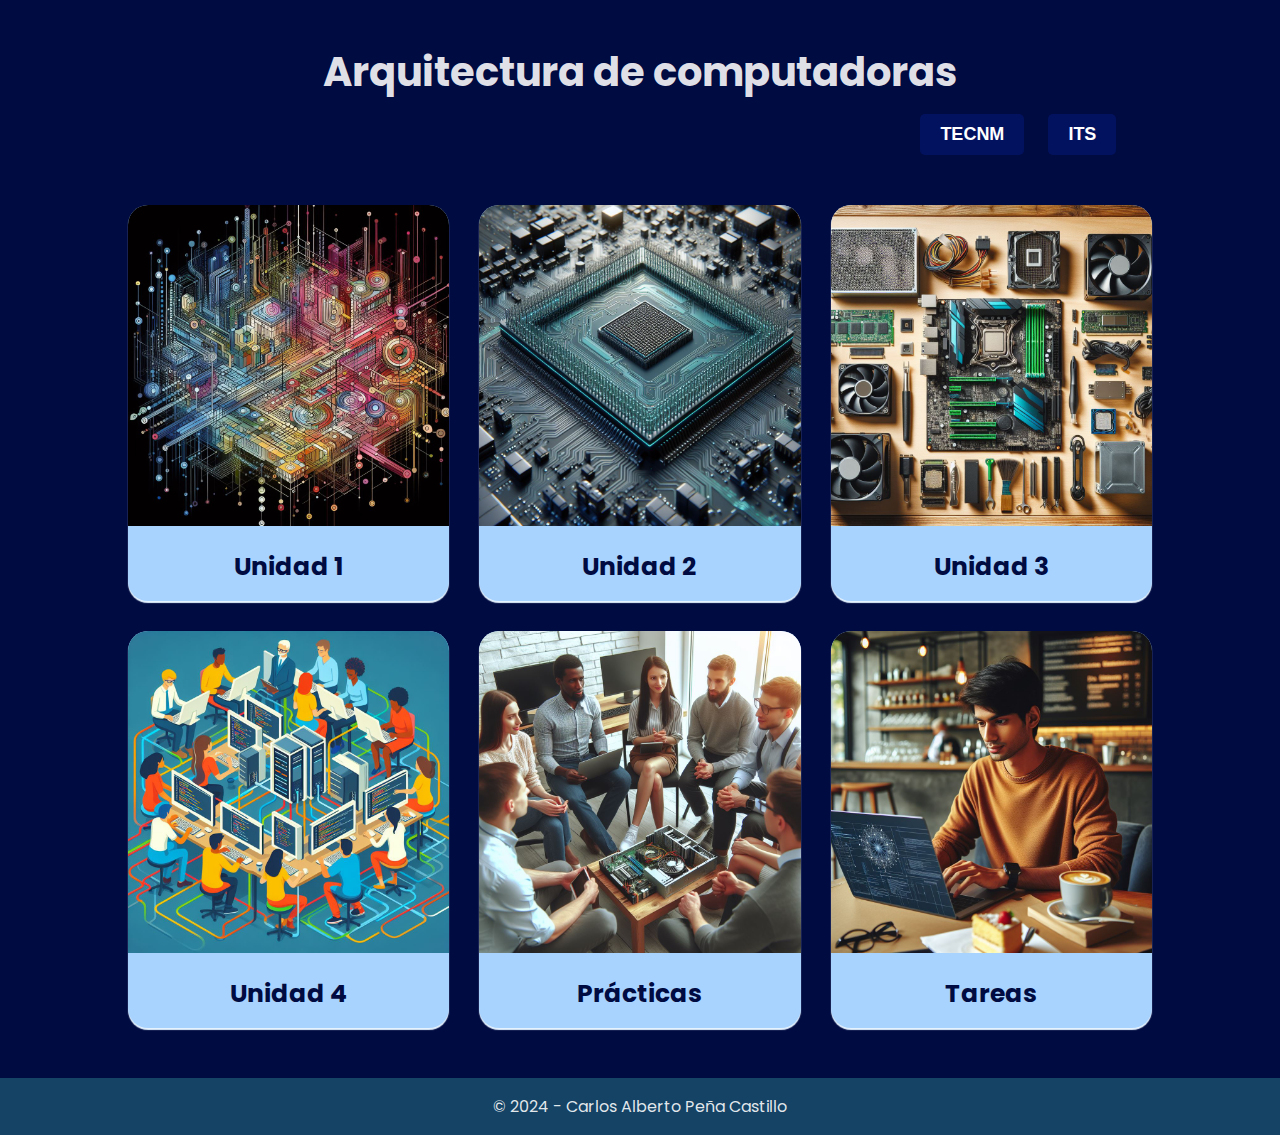
<file: index.html>
<!DOCTYPE html>
<html lang="es">

<head>
  <meta charset="UTF-8" />
  <meta name="viewport" content="width=device-width, initial-scale=1.0" />
  <link rel="stylesheet" href="styles/index.css" />
  <title>Arquitectura de computadora</title>
</head>

<body>
  <div id="app">
    <header>
      <h1>Arquitectura de computadoras</h1>
      <div class="buttons">
        <button style="background-color: #03125f;"  onclick="window.location.href = 'https://www.tecnm.mx/';">TECNM</button>
        <button style="background-color: #03125f;"  onclick="window.location.href = 'https://saltillo.tecnm.mx/';">ITS</button>
      </div>

    </header>
    <main>
      <section class="menu">
        <!-- Unidad 1 -->
        <a href="pages/unidad1.html">
          <article class="menu-item">
            <figure>
              <img src="images/u1.jpeg" alt="Fondo de la Unidad 1" />
            </figure>
            <strong>Unidad 1</strong>
          </article>
        </a>

        <!-- Unidad 2 -->
        <a href="pages/unidad2.html">
          <article class="menu-item">
            <figure>
              <img src="images/u2.jpeg" alt="Fondo de la Unidad 1" />
            </figure>
            <strong>Unidad 2</strong>
          </article>
        </a>

        <!-- Unidad 3 -->
        <a href="pages/unidad3.html">
          <article class="menu-item">
            <figure>
              <img src="images/u3.jpeg" alt="Fondo de la Unidad 1" />
            </figure>
            <strong>Unidad 3</strong>
          </article>
        </a>

        <!-- Unidad 4 -->
        <a href="pages/unidad4.html">
          <article class="menu-item">
            <figure>
              <img src="images/u4.jpeg" alt="Fondo de la Unidad 1" />
            </figure>
            <strong>Unidad 4</strong>
          </article>
        </a>

        <!-- Prácticas -->
        <a href="pages/practicas.html">
          <article class="menu-item">
            <figure>
              <img src="images/pract.jpeg" alt="Fondo de la Unidad 1" />
            </figure>
            <strong>Prácticas</strong>
          </article>
        </a>

        <!-- Tareas -->
        <a href="pages/Tareas.html">
          <article class="menu-item">
            <figure>
              <img src="images/tarea.jpeg" alt="Fondo de la Unidad 1" />
            </figure>
            <strong>Tareas</strong>
          </article>
        </a>
      </section>
    </main>
    <footer>&copy; 2024 - Carlos Alberto Peña Castillo
    </footer>
  </div>
</body>

</html>
</file>
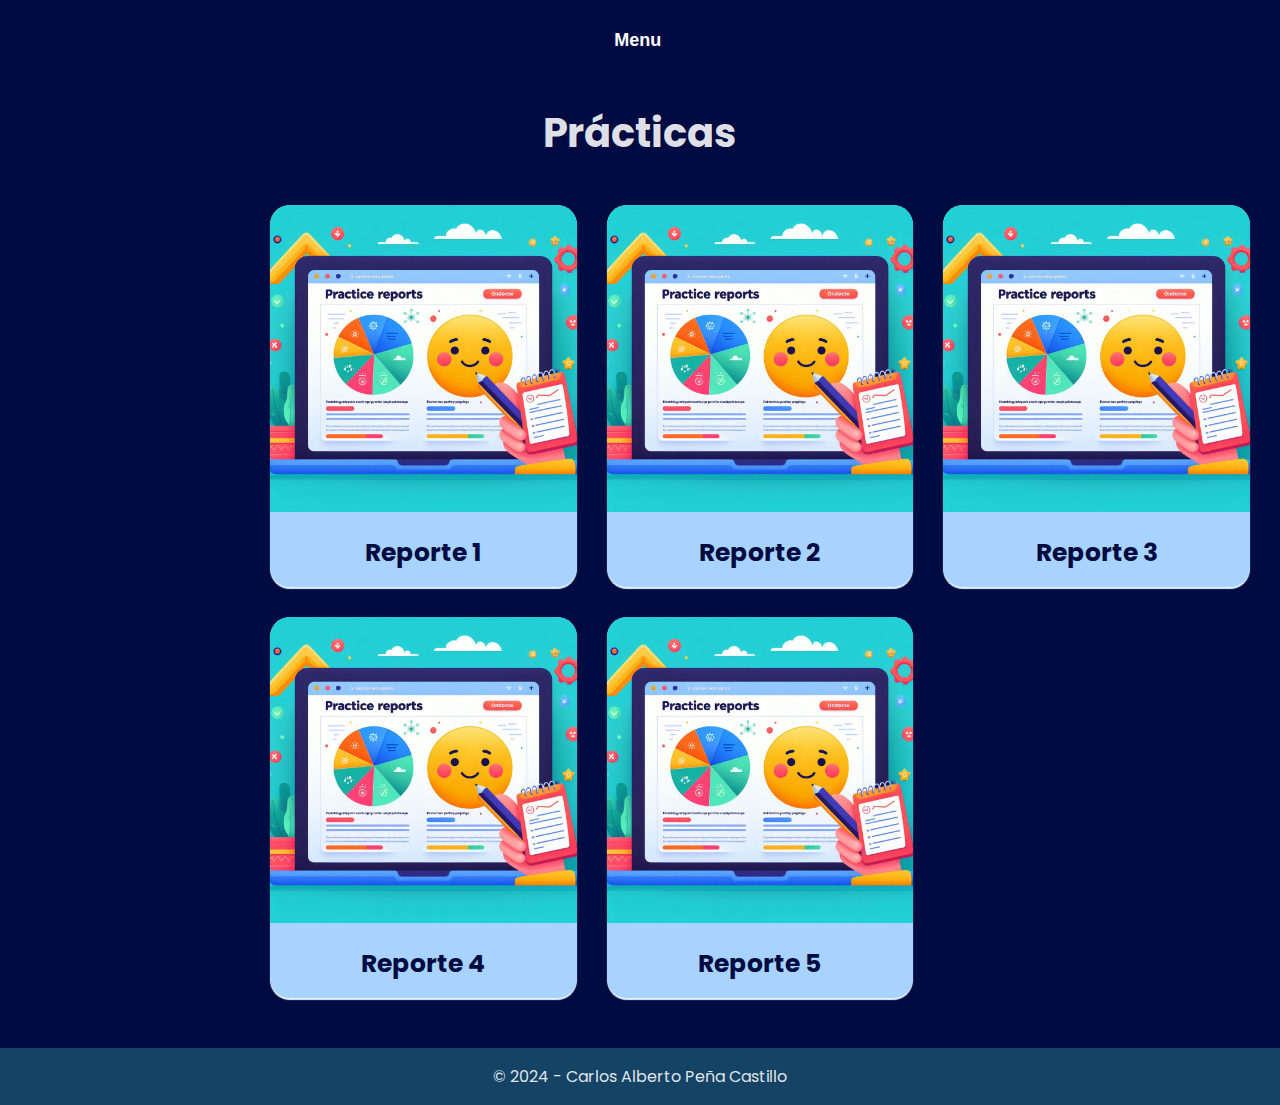
<file: pages/practicas.html>
<!DOCTYPE html>
<html lang="es">
  <head>
    <meta charset="UTF-8" />
    <meta name="viewport" content="width=device-width, initial-scale=1.0" />
    <link rel="stylesheet" href="../styles/index.css" />
    <title>Prácticas</title>
  </head>

  <body>
    <header>
      <div class="buttons">
        <button style="width: 85%; background-color: #000b42 ;" onclick="window.location.href = '../index.html';">Menu</button>
      </div>
    </header>
    <div id="app">
      <header>
        <h1>Prácticas</h1>
      </header>
      <main class="contenido">
        <section class="menu">
          <!-- Reporte 1-->
          <a href="../pdfs/Reporte1.pdf">
            <article class="menu-item">
              <figure>
                <img src= "../images/tareas/reporte.jpeg" alt="Fondo de la Unidad 1" />
              </figure>
              <strong>Reporte 1</strong>
            </article>
          </a>
  
          <!-- Reporte 2 -->
          <a href="../pdfs/Reporte2.pdf">
            <article class="menu-item">
              <figure>
                <img src="../images/tareas/reporte.jpeg" alt="Fondo de la Unidad 1" />
              </figure>
              <strong>Reporte 2</strong>
            </article>
          </a>
  
          <!-- Reporte 3 -->
          <a href="../pdfs/Reporte3.pdf">
            <article class="menu-item">
              <figure>
                <img src= "../images/tareas/reporte.jpeg" alt="Fondo de la Unidad 1" />
              </figure>
              <strong>Reporte 3</strong>
            </article>
          </a>
  
          <!-- Reporte 4 -->
          <a href="../pdfs/Reporte4.pdf">
            <article class="menu-item">
              <figure>
                <img src="../images/tareas/reporte.jpeg" alt="Fondo de la Unidad 1" />
              </figure>
              <strong>Reporte 4</strong>
            </article>
          </a>
  
          <!-- Reporte 5 -->
          <a href="../pdfs/Reporte5.pdf">
            <article class="menu-item">
              <figure>
                <img src="../images/tareas/reporte.jpeg" alt="Fondo de la Unidad 1" />
              </figure>
              <strong>Reporte 5</strong>
            </article>
          </a>
        </section>
      </main>
      <footer>&copy; 2024 - Carlos Alberto Peña Castillo</footer>
    </div>
  </body>
</html>
</file>
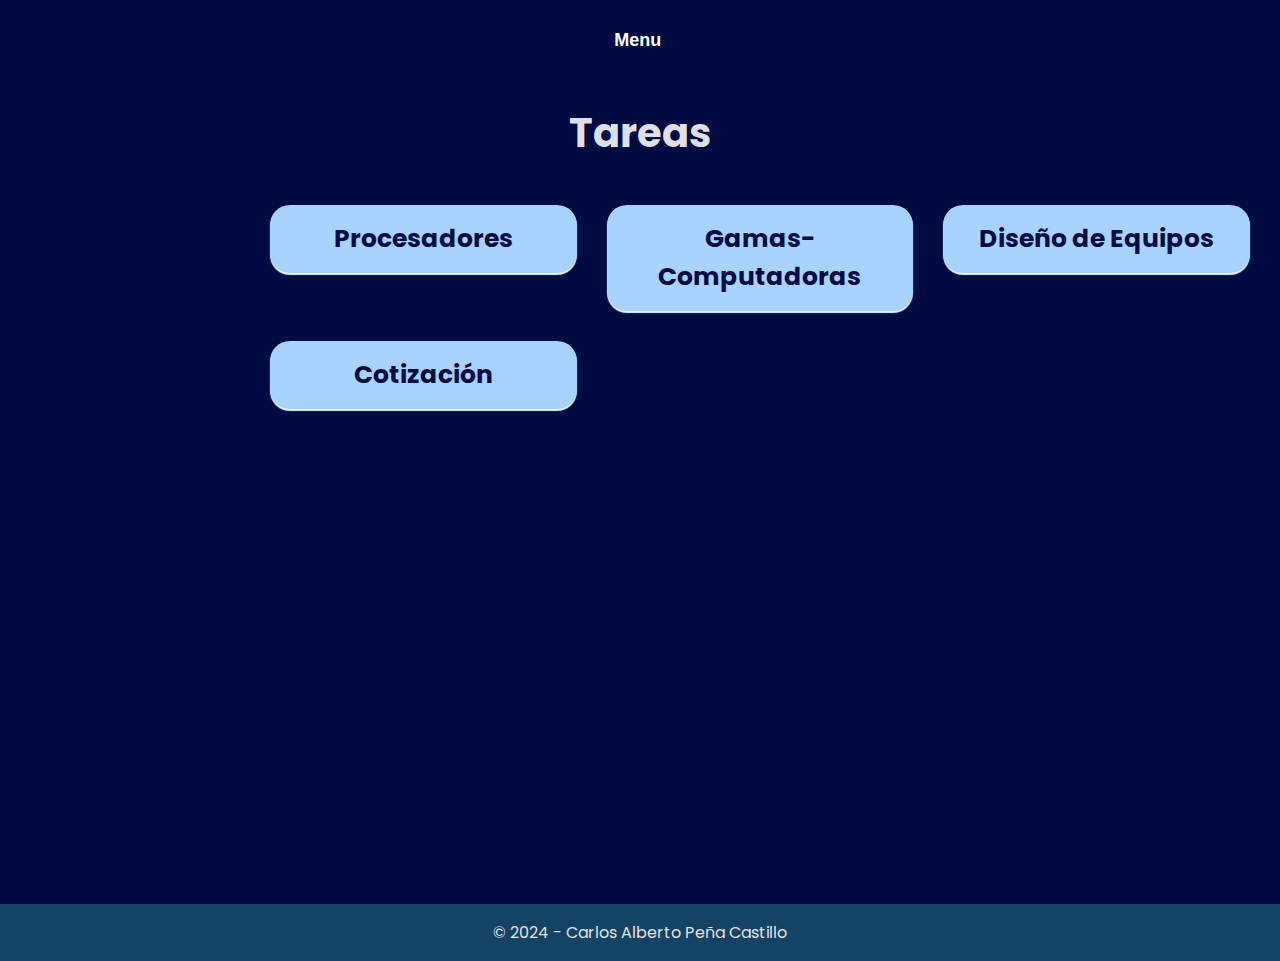
<file: pages/Tareas.html>
<!DOCTYPE html>
<html lang="es">

<head>
    <meta charset="UTF-8" />
    <meta name="viewport" content="width=device-width, initial-scale=1.0" />
    <link rel="stylesheet" href="../styles/index.css" />
    <title>Tareas</title>
</head>

<body>
    <header>
        <div class="buttons">
          <button style="width: 85%; background-color: #000b42 ;" onclick="window.location.href = '../index.html';">Menu</button>
        </div>
      </header>
    <div id="app">
        <header>
            <h1>Tareas</h1>
        </header>
        <main class="contenido">
            <section class="menu">
                <!-- proces-->
                <a href="../pdfs/proces.pdf">
                    <article class="menu-item">

                        <strong>Procesadores</strong>
                    </article>
                </a>

                <!-- gamas -->
                <a href="../pdfs/gamas.pdf">
                    <article class="menu-item">
                        <strong>Gamas-Computadoras</strong>
                    </article>
                </a>

                <!-- diseno -->
                <a href="../pdfs/diseno.pdf">
                    <article class="menu-item">
                        <strong>Diseño de Equipos</strong>
                    </article>
                </a>

                <!-- coti -->
                <a href="../pdfs/coti.pdf">
                    <article class="menu-item">

                        <strong>Cotización</strong>
                    </article>
                </a>
            </section>
        </main>
        <footer>&copy; 2024 - Carlos Alberto Peña Castillo</footer>
    </div>
</body>

</html>
</file>
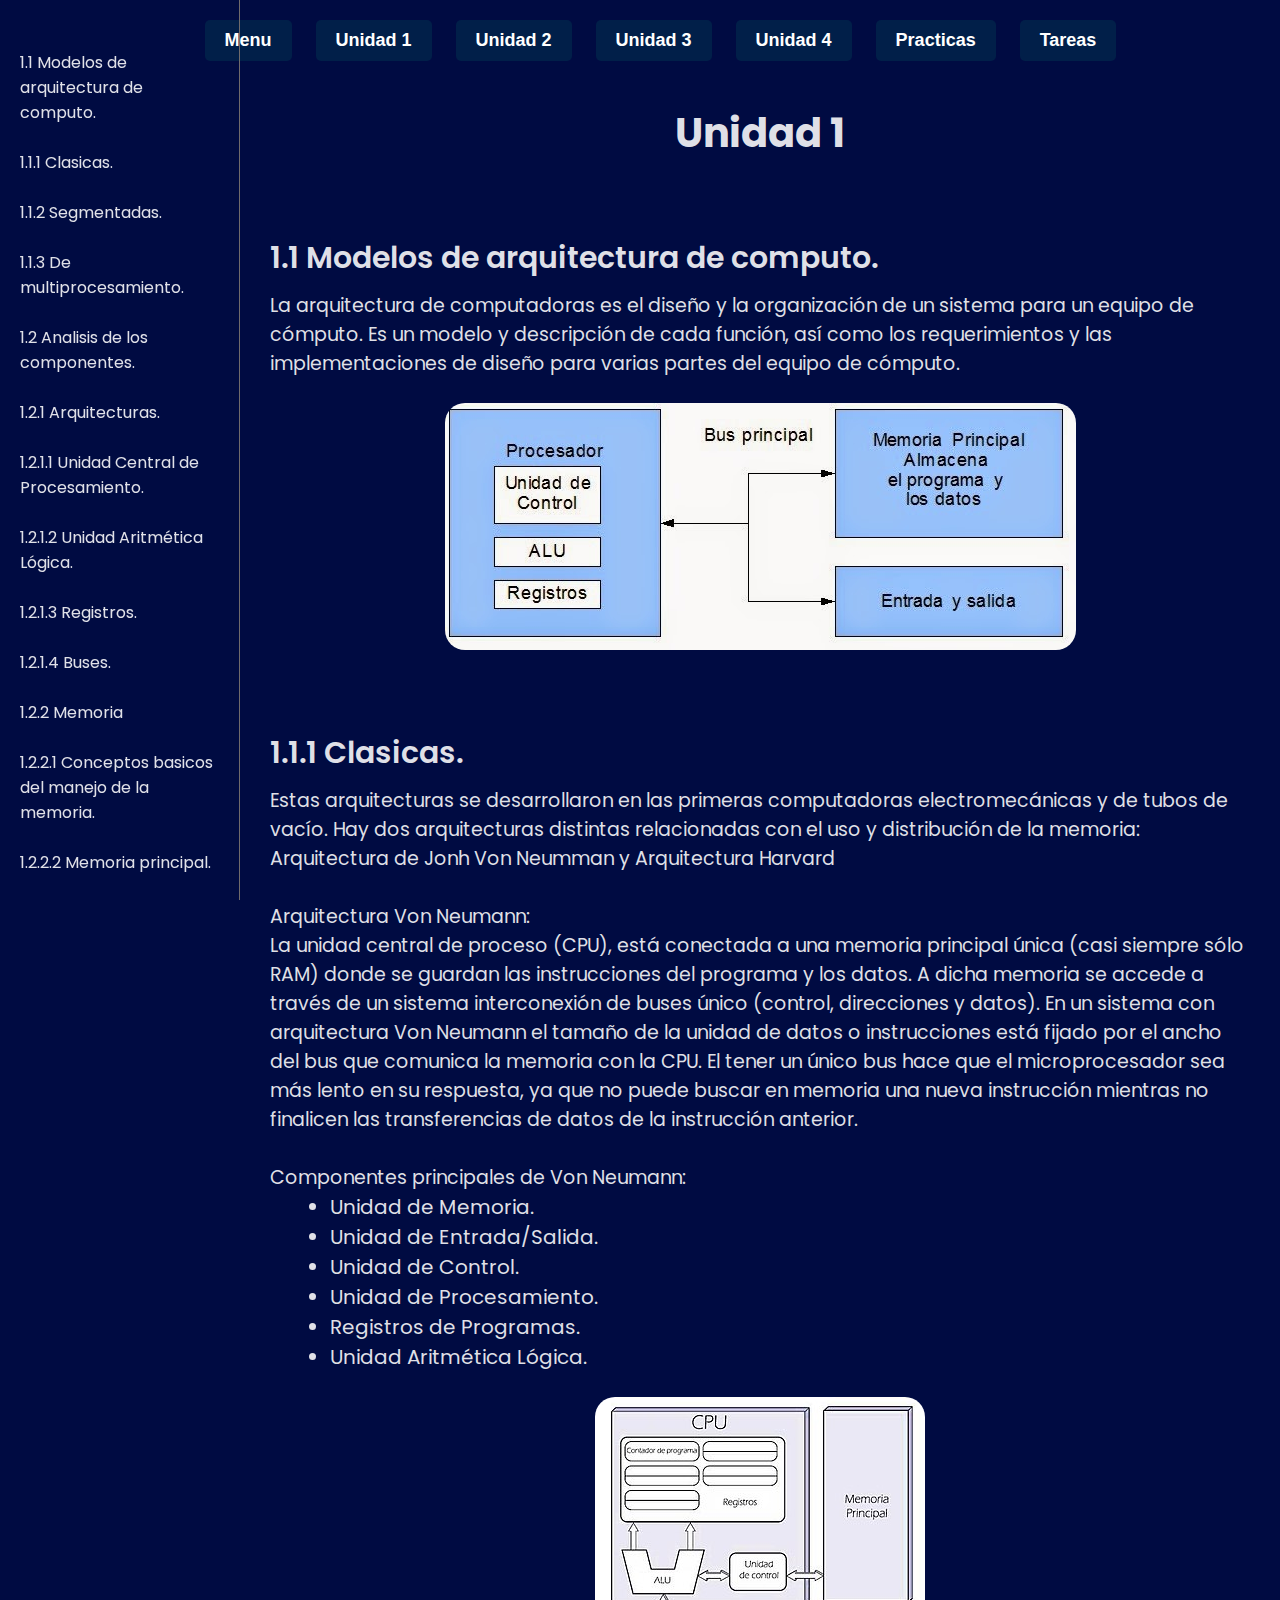
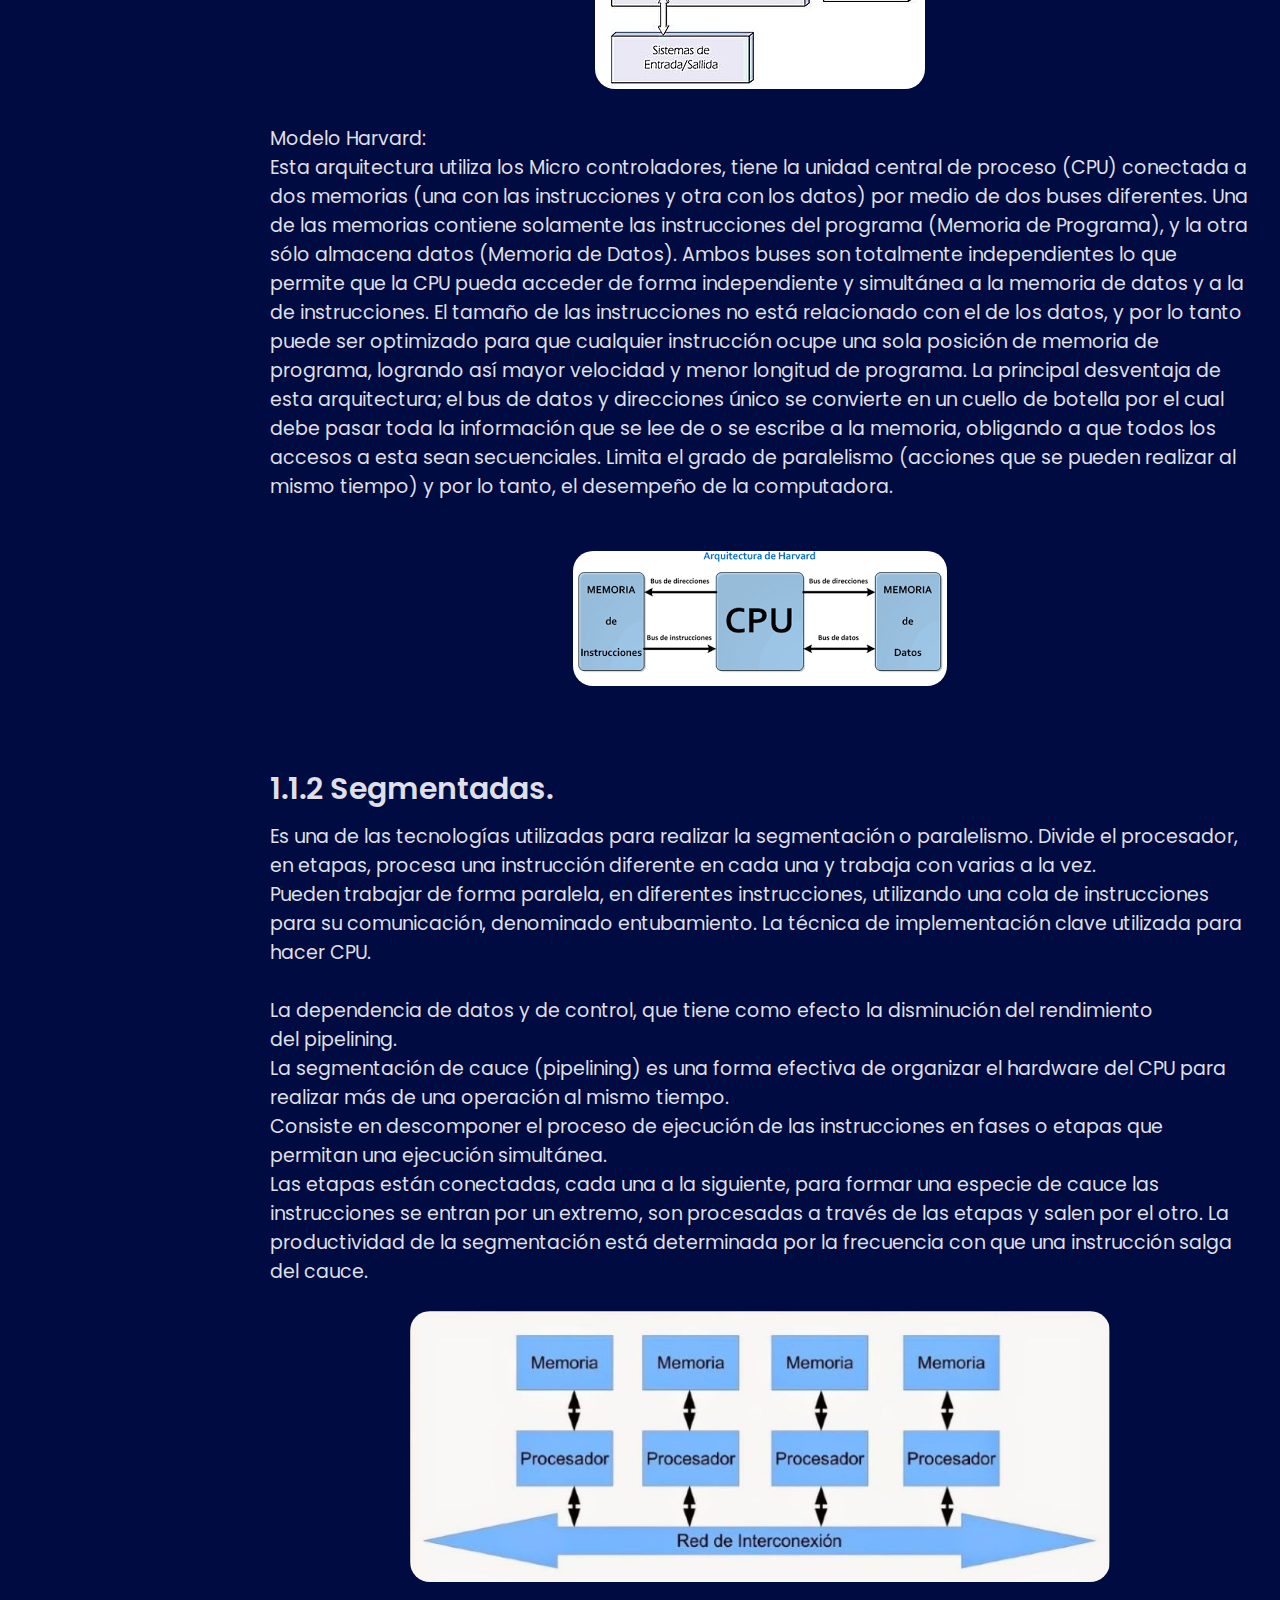
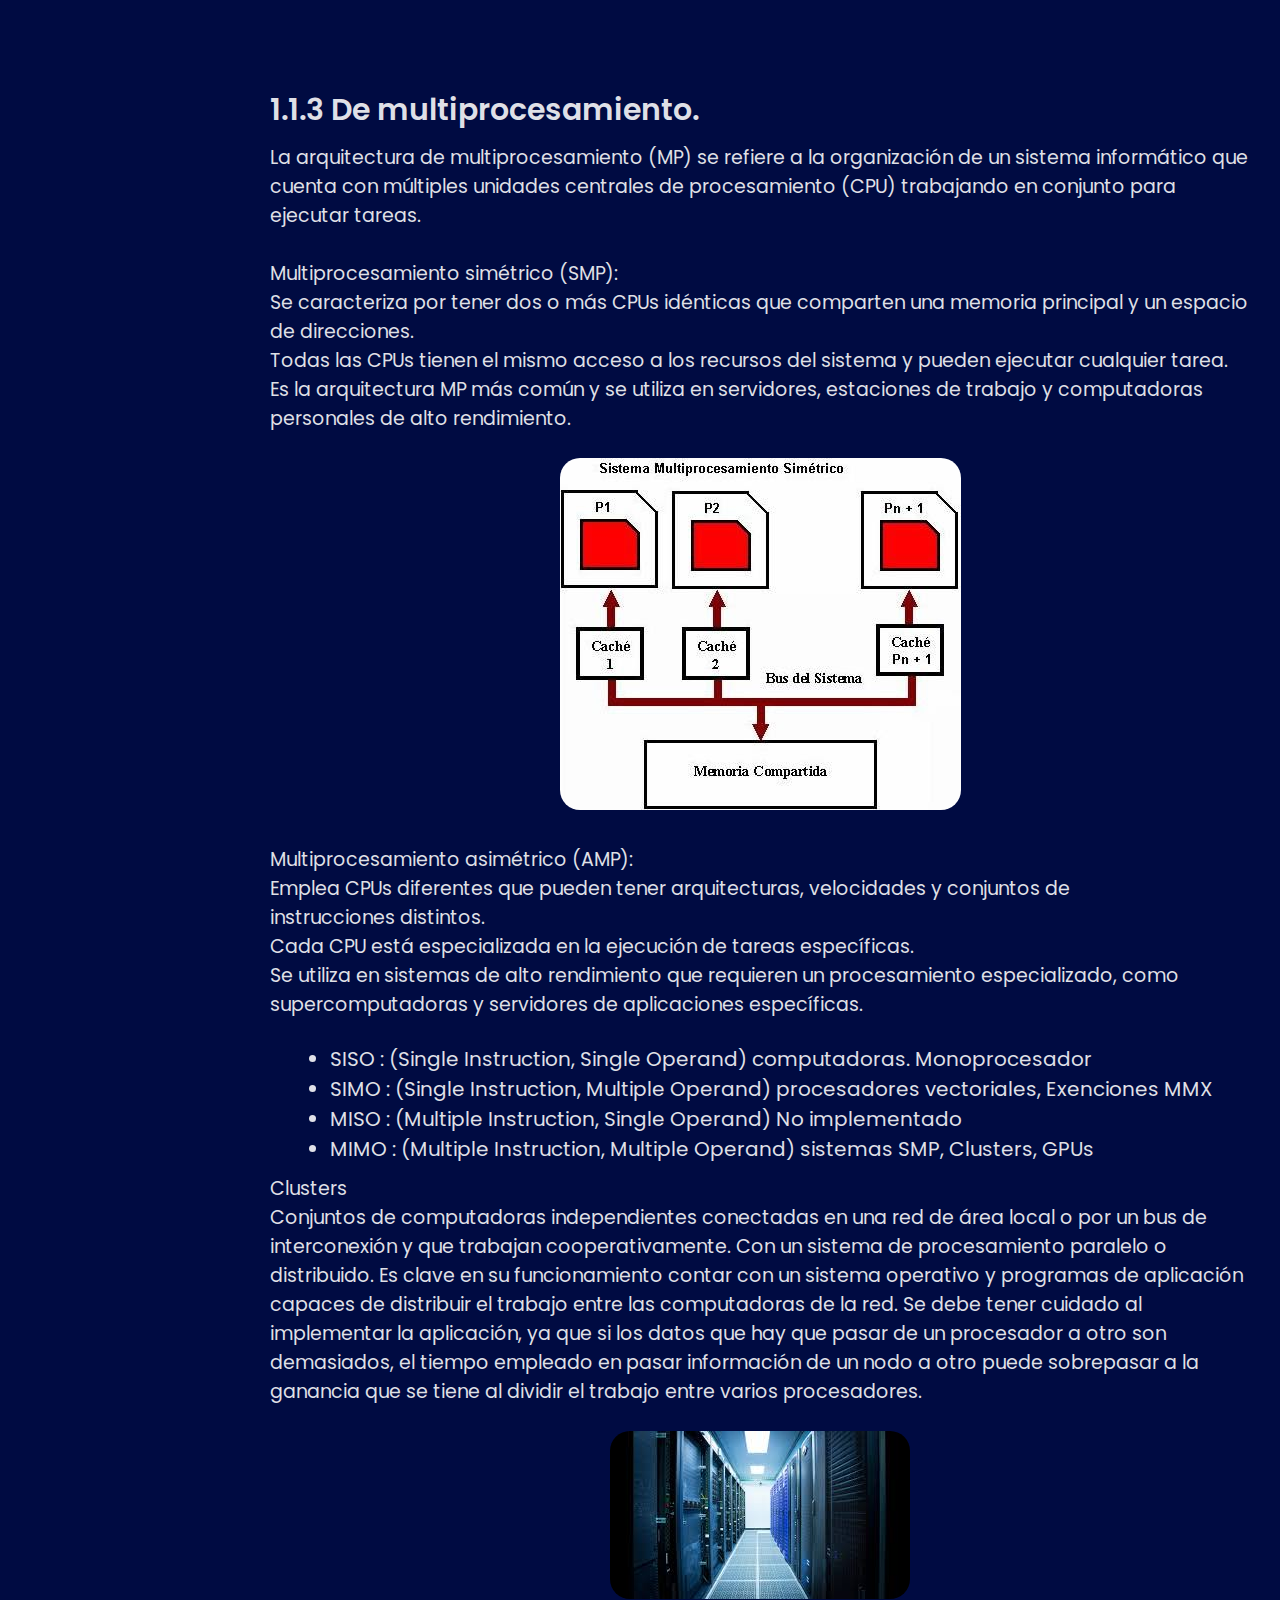
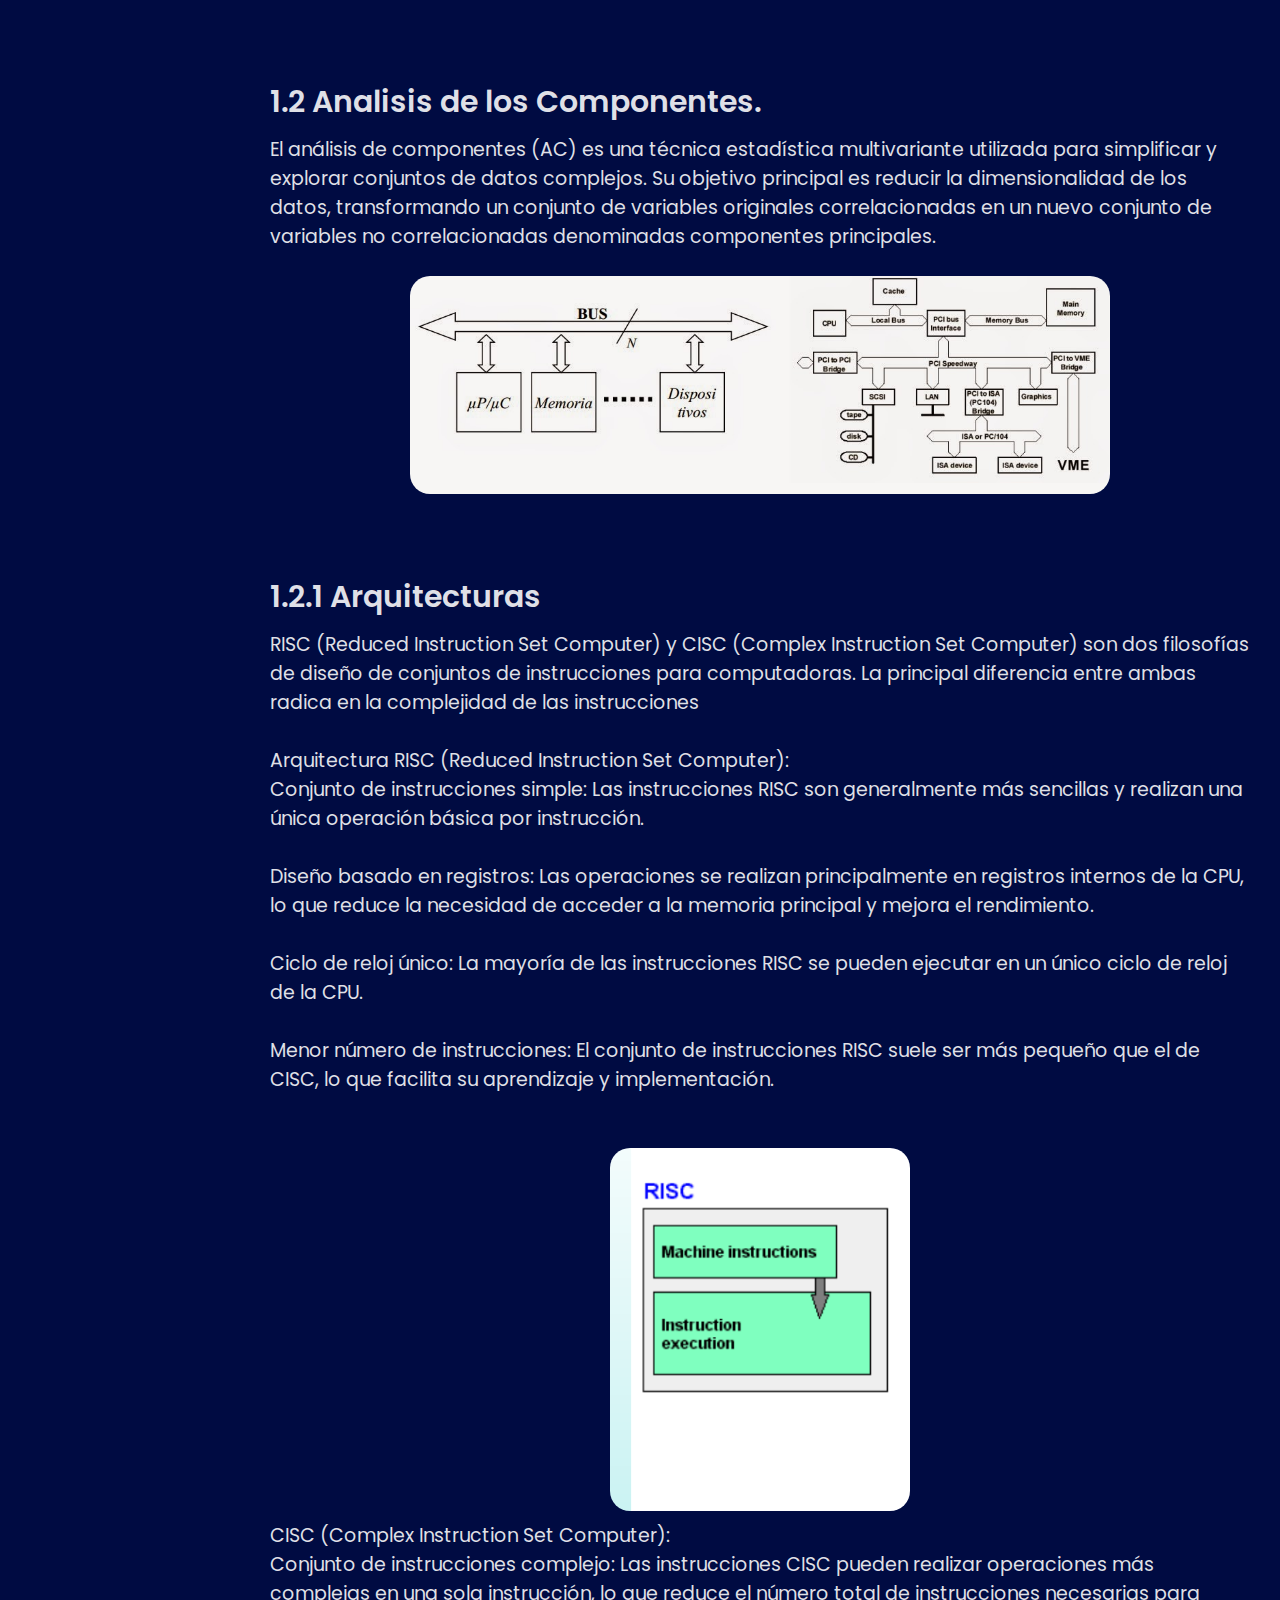
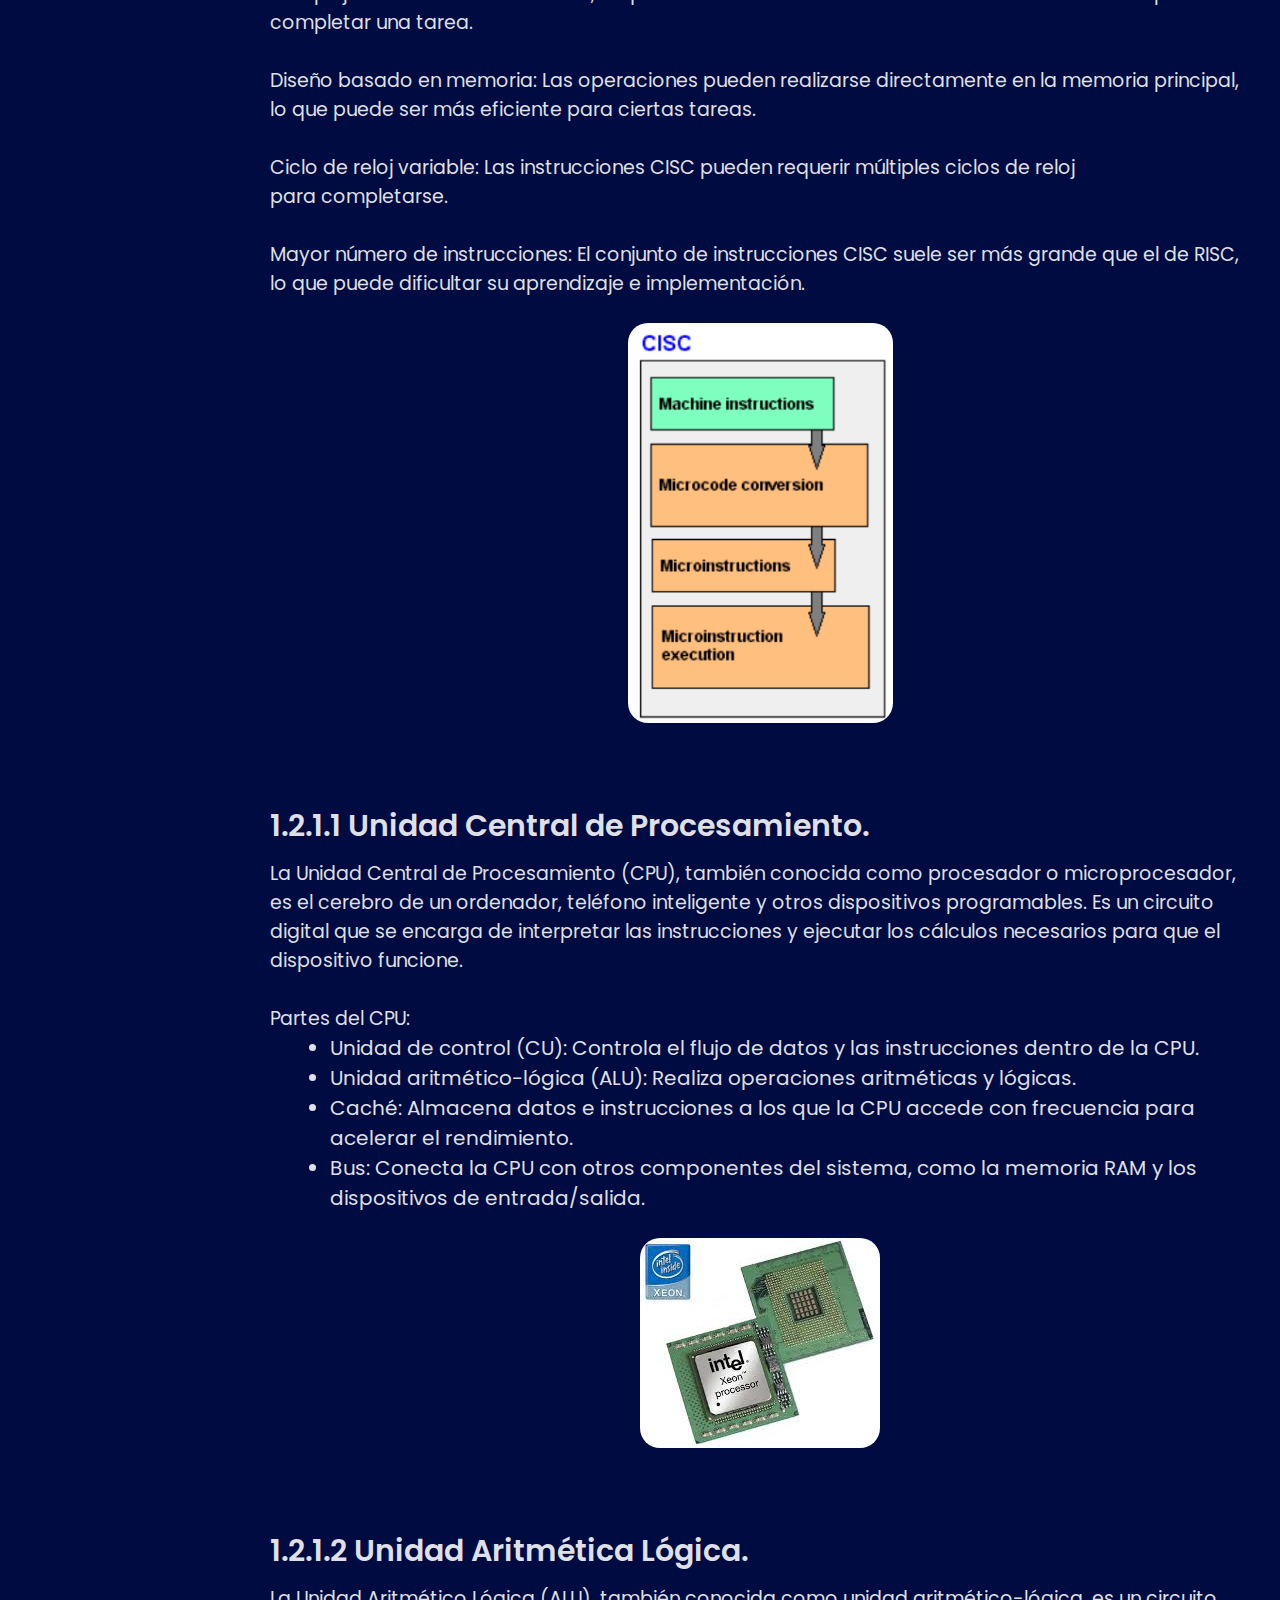
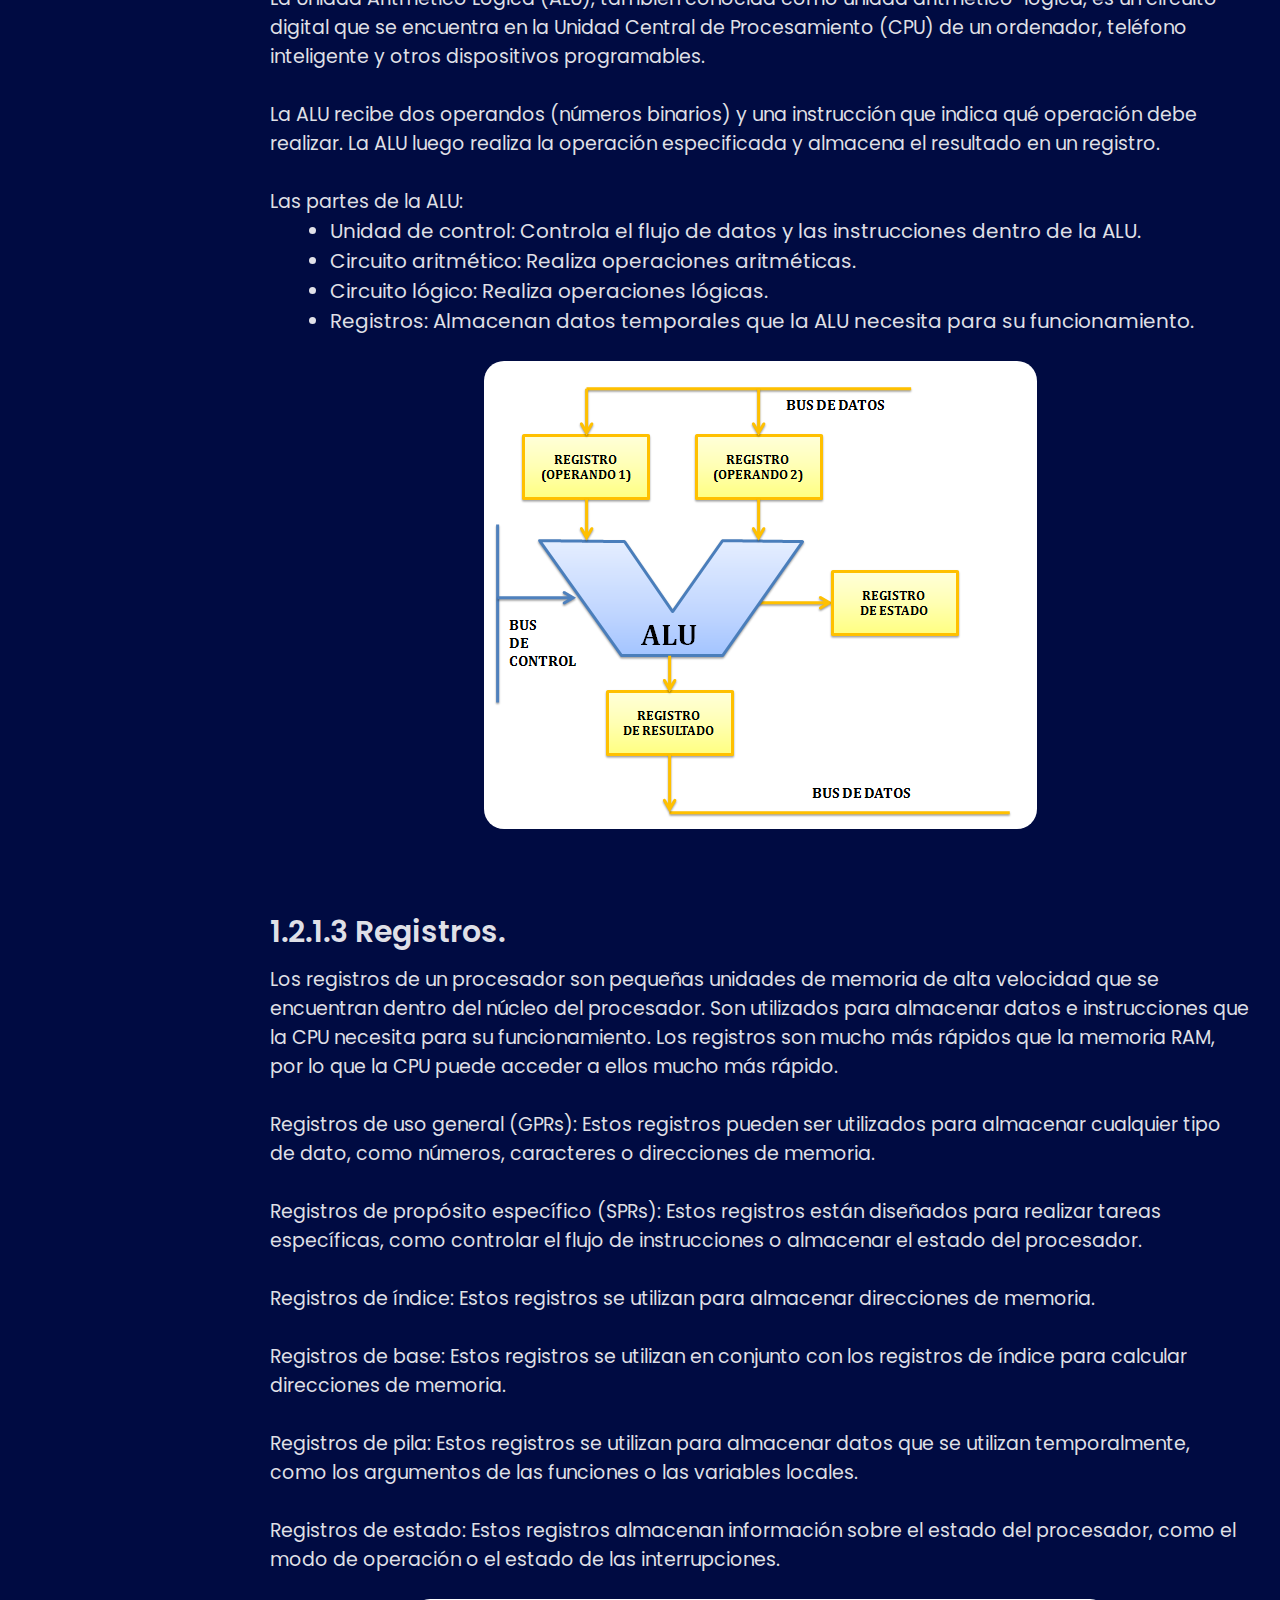
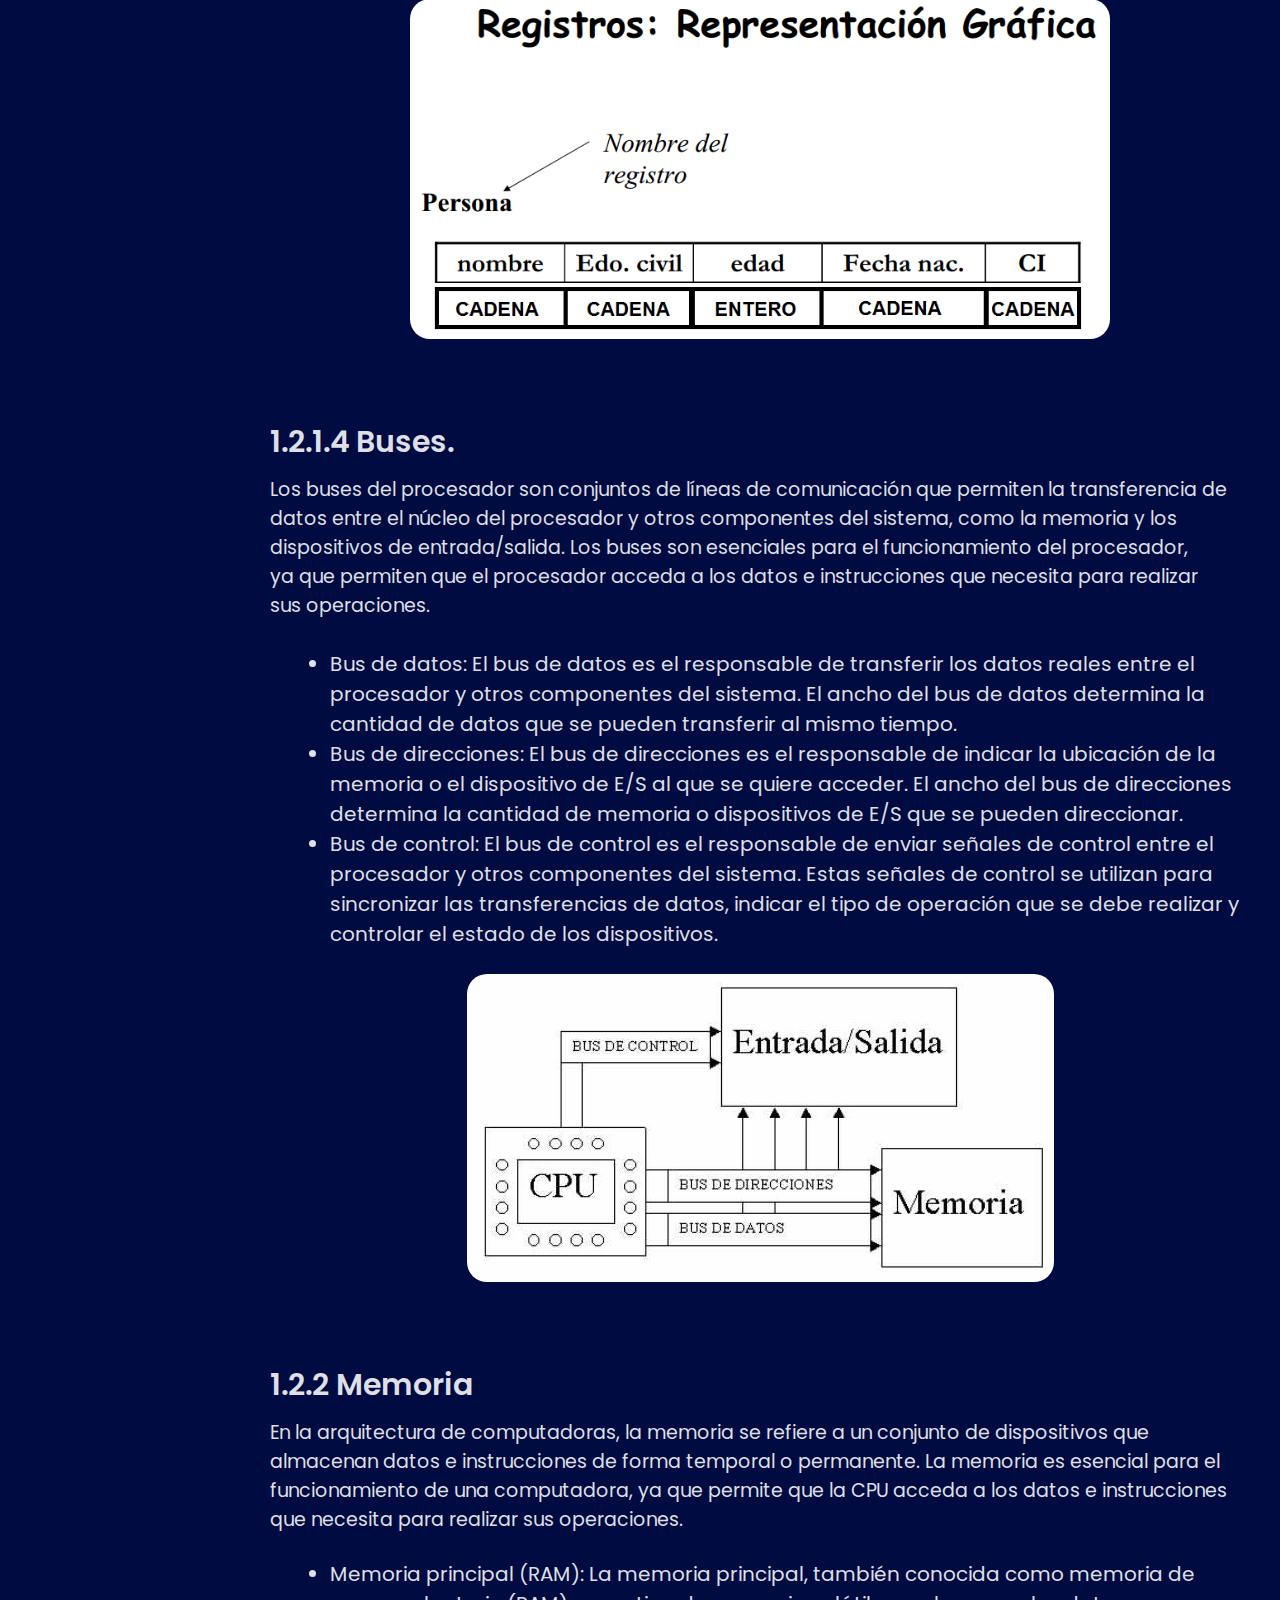
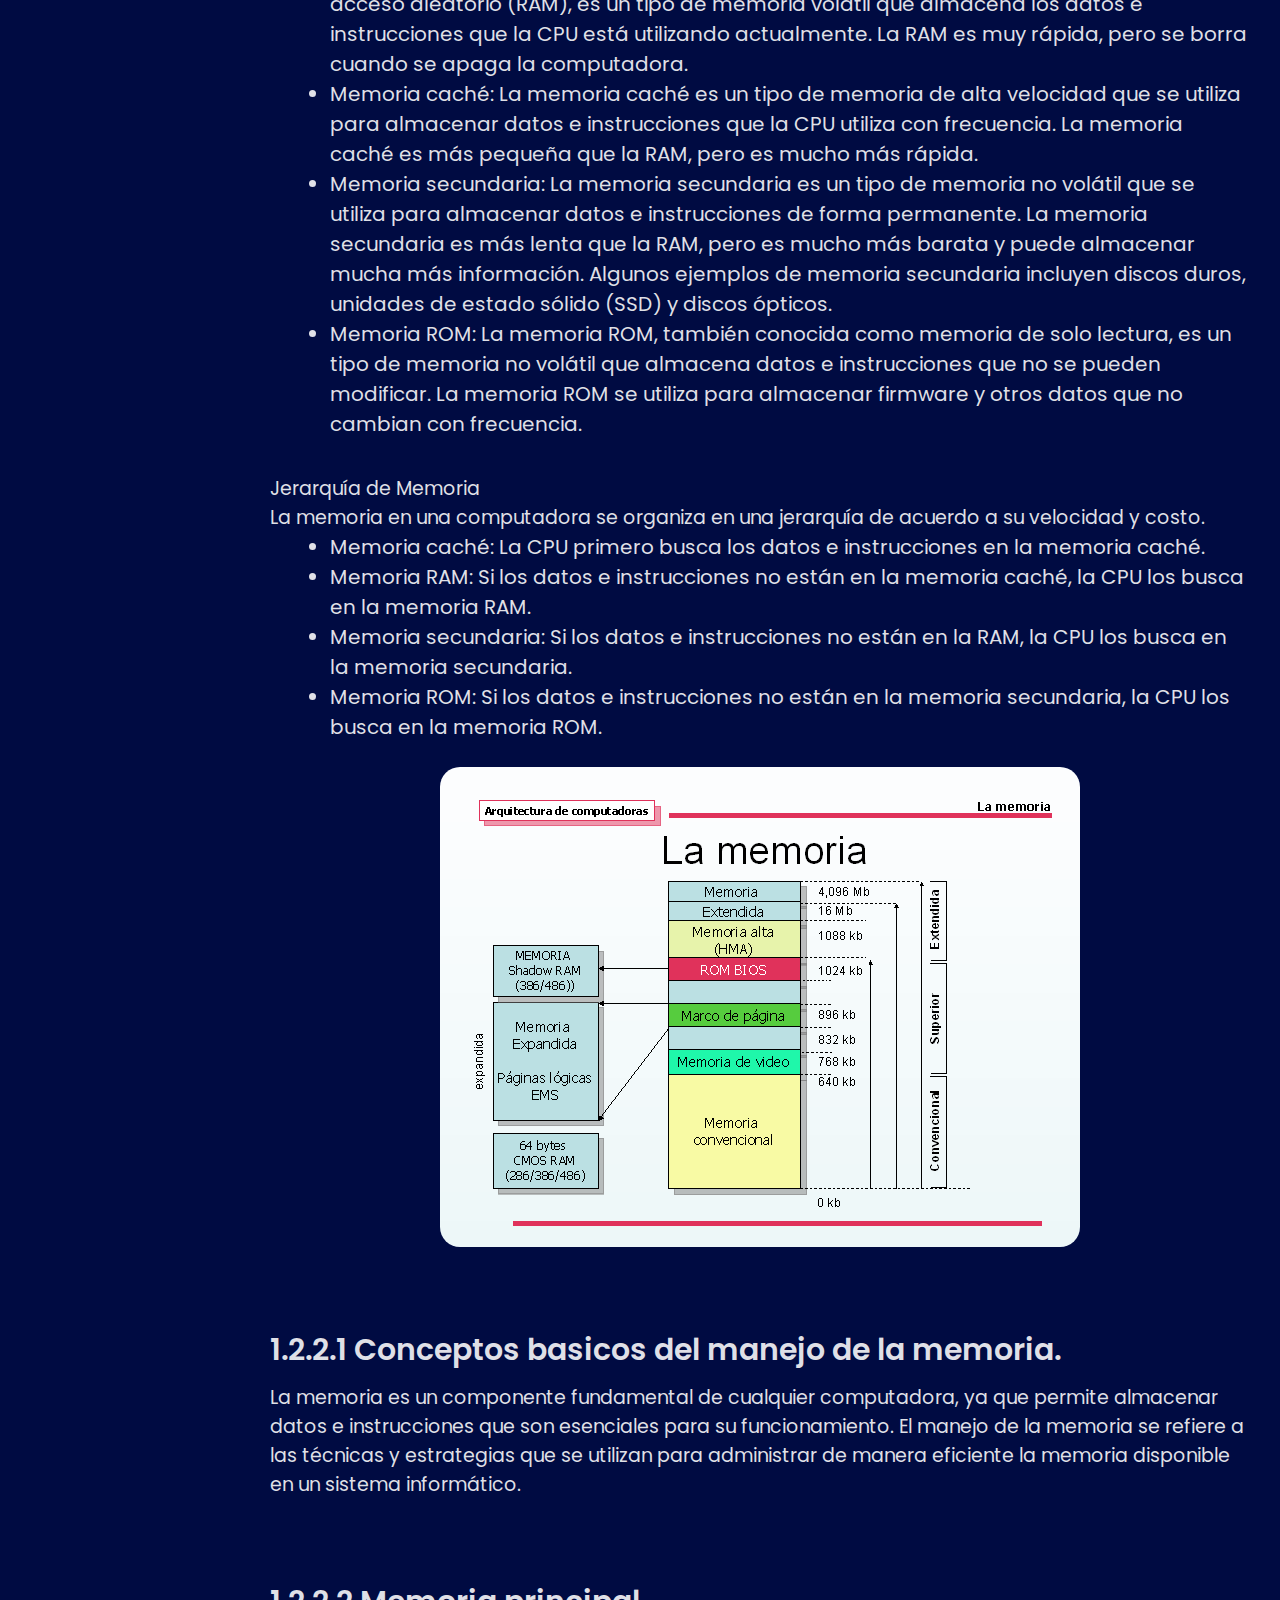
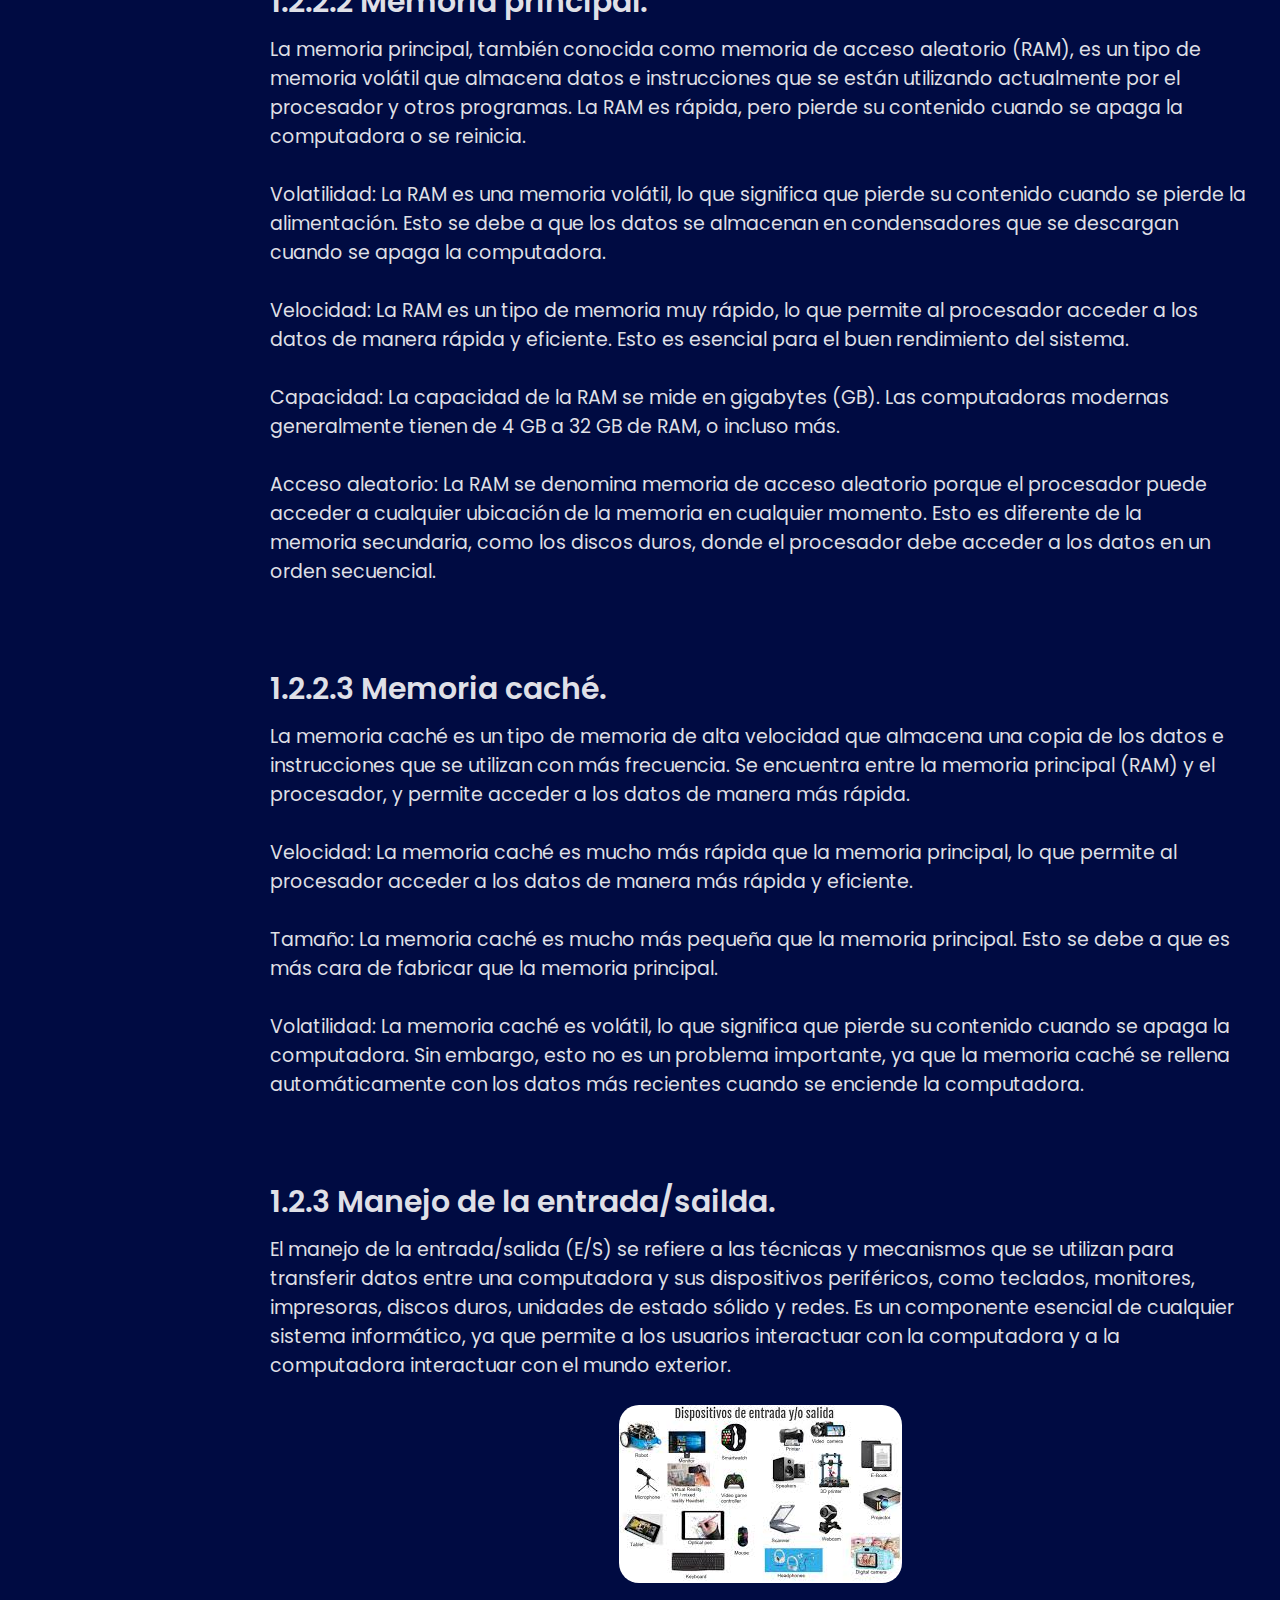
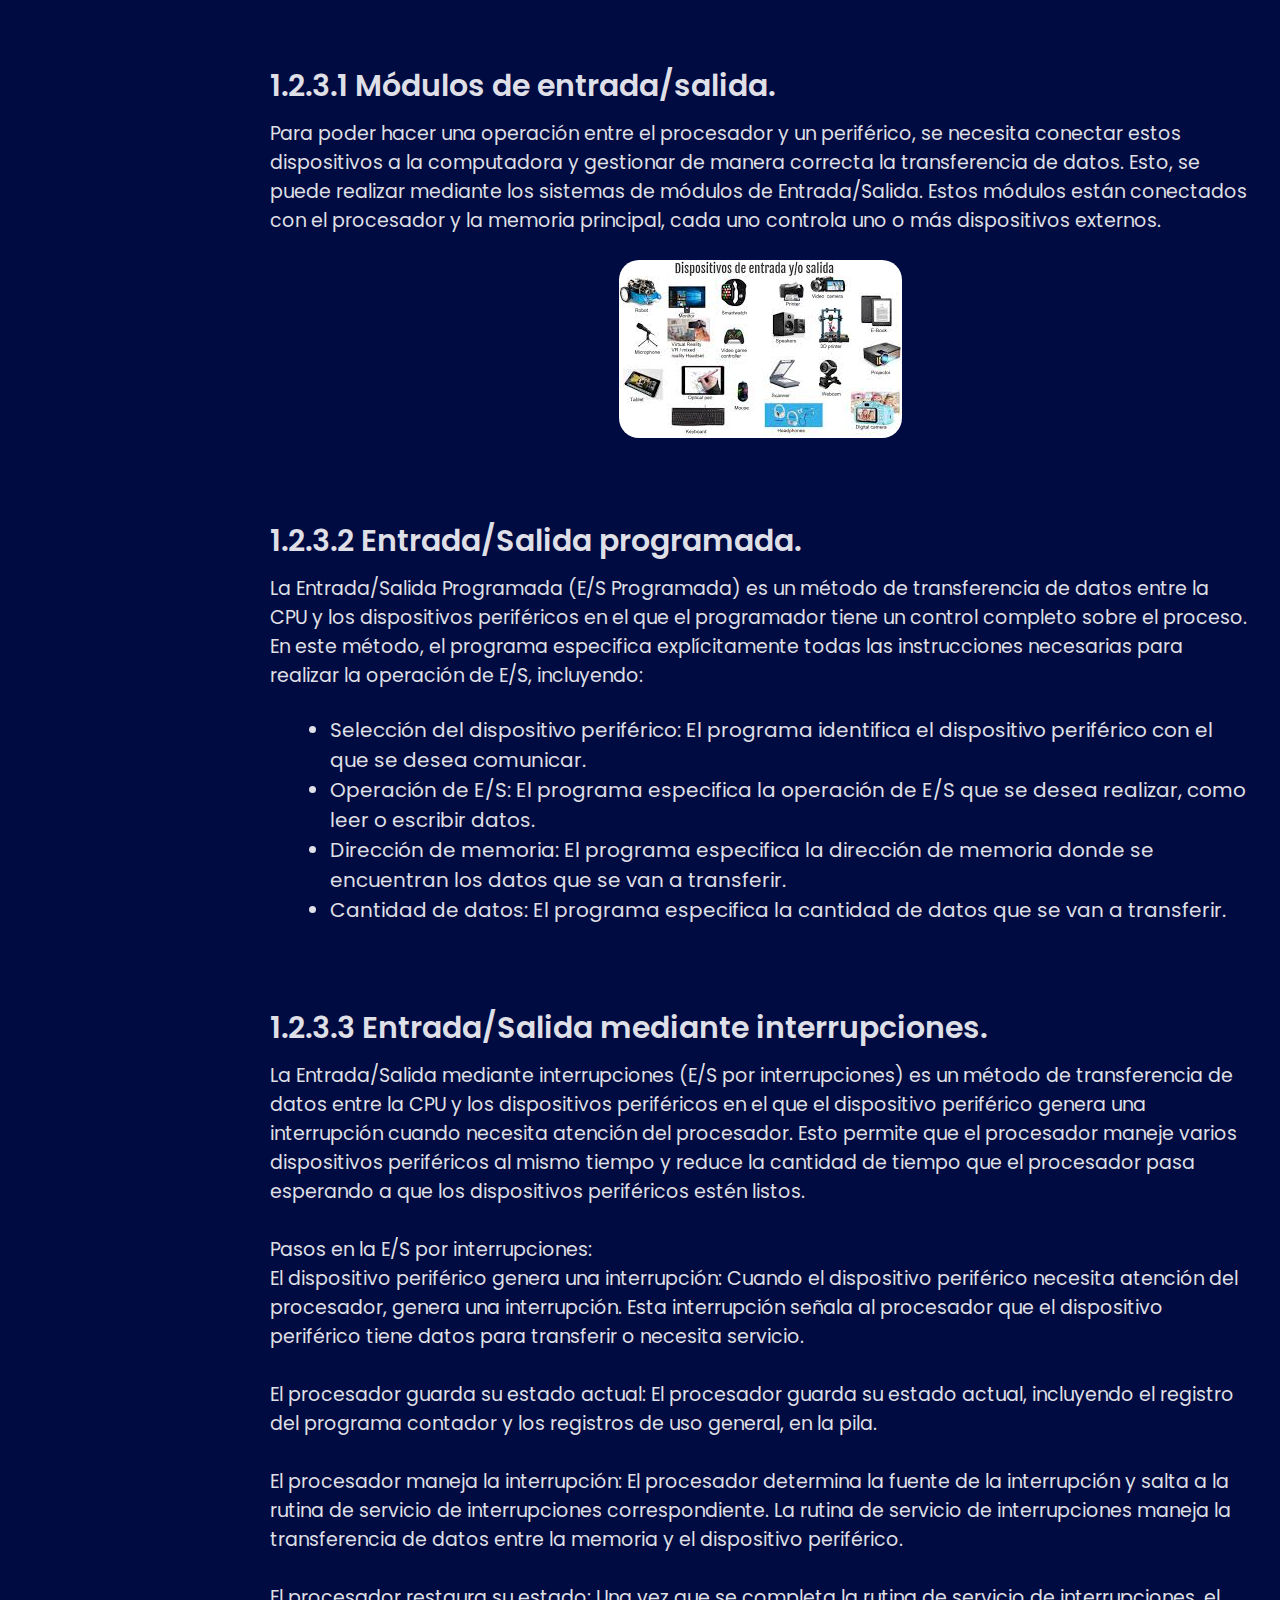
<file: pages/unidad1.html>
<!DOCTYPE html>
<html lang="es">

<head>
  <meta charset="UTF-8" />
  <meta name="viewport" content="width=device-width, initial-scale=1.0" />
  <link rel="stylesheet" href="../styles/index.css" />
  <title>Unidad 1</title>
</head>



<body>
  <header>
    <div class="buttons">
      <button onclick="window.location.href = '../index.html';">Menu</button>
      <button onclick="window.location.href = '';">Unidad 1</button>
      <button onclick="window.location.href = 'unidad2.html';">Unidad 2</button>
      <button onclick="window.location.href = 'unidad3.html';">Unidad 3</button>
      <button onclick="window.location.href = 'unidad4.html';">Unidad 4</button>
      <button onclick="window.location.href = 'practicas.html';">Practicas</button>
      <button onclick="window.location.href = 'Tareas.html';">Tareas</button>
    </div>
  </header>
  <div id="app">
    <div class="layout">
      <nav>
        <ol>
          <li><a href="#1.1 Modelos de arquitectura de computo.">1.1 Modelos de arquitectura de computo.</a></li><br>
          <li><a href="#1.1.1 Clasicas.">1.1.1 Clasicas.</a></li><br>
          <li><a href="#1.1.2 Segmentadas.">1.1.2 Segmentadas.</a></li><br>
          <li><a href="#1.1.3 De multiprocesamiento.">1.1.3 De multiprocesamiento.</a></li><br>
          <li><a href="#1.2 Analisis de los componentes.">1.2 Analisis de los componentes.</a></li><br>
          <li><a href="#1.2.1 Arquitecturas.">1.2.1 Arquitecturas.</a></li><br>
          <li><a href="#1.2.1.1 Unidad Central de Procesamiento.">1.2.1.1 Unidad Central de Procesamiento.</a></li><br>
          <li><a href="#1.2.1.2 Unidad Aritmética Lógica.">1.2.1.2 Unidad Aritmética Lógica.</a></li><br>
          <li><a href="#1.2.1.3 Registros.">1.2.1.3 Registros.</a></li><br>
          <li><a href="#1.2.1.4 Buses.">1.2.1.4 Buses.</a></li><br>
          <li><a href="#1.2.2 Memoria">1.2.2 Memoria</a></li><br>
          <li><a href="#1.2.2.1 Conceptos basicos del manejo de la memoria.">1.2.2.1 Conceptos basicos del manejo de la
              memoria.</a></li><br>
          <li><a href="#1.2.2.2 Memoria principal.">1.2.2.2 Memoria principal.</a></li><br>
          <li><a href="#1.2.2.3 Memoria caché.">1.2.2.3 Memoria caché.</a></li><br>
          <li><a href="#1.2.3 Manejo de la entrada/sailda.">1.2.3 Manejo de la entrada/sailda.</a></li><br>
          <li><a href="#1.2.3.1 Módulos de entrada/salida.">1.2.3.1 Módulos de entrada/salida.</a></li><br>
          <li><a href="#1.2.3.2 Entrada/Salida programada.">1.2.3.2 Entrada/Salida programada.</a></li><br>
          <li><a href="#1.2.3.3 Entrada/Salida mediante interrupciones.">1.2.3.3 Entrada/Salida mediante
              interrupciones.</a></li><br>
          <li><a href="#1.2.3.4 Acceso directo a memoria.">1.2.3.4 Acceso directo a memoria.</a></li><br>
          <li><a href="#1.2.3.5 Canales y procesadores de entrada/salida">1.2.3.5 Canales y procesadores de
              entrada/salida</a></li><br>
          <li><a href="#1.2.4 Buses.">1.2.4 Buses.</a></li><br>
          <li><a href="#1.2.4.1 Tipos de buses.">1.2.4.1 Tipos de buses.</a></li><br>
          <li><a href="#1.2.4.2 Estructura de los buses.">1.2.4.2 Estructura de los buses.</a></li><br>
          <li><a href="#1.2.4.3 Jerarquias de buses.">1.2.4.3 Jerarquias de buses.</a></li><br>
          <li><a href="#1.2.5 Interrupciones.">1.2.5 Interrupciones.</a></li><br>
        </ol>
      </nav>

      <div class="center-cont">
        <main class="contenido">
          <h1>Unidad 1</h1>
          <!-- Subtema 1.1-->
          <section id="1.1 Modelos de arquitectura de computo.">
            <strong class="subtopic">1.1 Modelos de arquitectura de computo.</strong>
            <p class="text">
              La arquitectura de computadoras es el diseño y la organización de un sistema para un
              equipo de cómputo. Es un modelo y descripción de cada función, así como los
              requerimientos y las implementaciones de diseño para varias partes del equipo de
              cómputo.
            </p>
            <figure class="topic-figure">
              <img class="topic-img" src="../images/unidad1/modelos-arqui.jpg" alt="" />
            </figure>
          </section>

          <!-- Subtema 1.1.1 Clasicas.-->
          <section id="1.1.1 Clasicas.">
            <strong class="subtopic">1.1.1 Clasicas.</strong>
            <p class="text">
              Estas arquitecturas se desarrollaron en las primeras computadoras electromecánicas y de
              tubos de vacío. Hay dos arquitecturas distintas relacionadas con el uso y distribución
              de la memoria: Arquitectura de Jonh Von Neumman y Arquitectura Harvard <br />
              <br />
              Arquitectura Von Neumann: <br />
              La unidad central de proceso (CPU), está conectada a una memoria principal única (casi
              siempre sólo RAM) donde se guardan las instrucciones del programa y los datos. A dicha
              memoria se accede a través de un sistema interconexión de buses único (control,
              direcciones y datos). En un sistema con arquitectura Von Neumann el tamaño de la unidad
              de datos o instrucciones está fijado por el ancho del bus que comunica la memoria con la
              CPU. El tener un único bus hace que el microprocesador sea más lento en su respuesta, ya
              que no puede buscar en memoria una nueva instrucción mientras no finalicen las
              transferencias de datos de la instrucción anterior.
              <br />
              <br />
              Componentes principales de Von Neumann:
            </p>
            <ul>
              <li>Unidad de Memoria.</li>
              <li>Unidad de Entrada/Salida.</li>
              <li>Unidad de Control.</li>
              <li>Unidad de Procesamiento.</li>
              <li>Registros de Programas.</li>
              <li>Unidad Aritmética Lógica.</li>
            </ul>
            <figure class="topic-figure">
              <img class="topic-img" src="../images/unidad1/von.jpg" alt="" />
            </figure>
            <br />
            <p class="text">
              Modelo Harvard: <br />
              Esta arquitectura utiliza los Micro controladores, tiene la unidad central de proceso (CPU) conectada a
              dos
              memorias (una con las instrucciones y otra con los datos) por medio de dos buses diferentes.
              Una de las memorias contiene solamente las instrucciones del programa (Memoria de Programa), y la otra
              sólo
              almacena datos (Memoria de Datos).
              Ambos buses son totalmente independientes lo que permite que la CPU pueda acceder de forma independiente y
              simultánea a la memoria de datos y a la de instrucciones.
              El tamaño de las instrucciones no está relacionado con el de los datos, y por lo tanto puede ser
              optimizado
              para que cualquier instrucción ocupe una sola posición de memoria de programa, logrando así mayor
              velocidad
              y
              menor longitud de programa.
              La principal desventaja de esta arquitectura; el bus de datos y direcciones único se convierte en un
              cuello
              de
              botella por el cual debe pasar toda la información que se lee de o se escribe a la memoria, obligando a
              que
              todos los accesos a esta sean secuenciales.
              Limita el grado de paralelismo (acciones que se pueden realizar al mismo tiempo) y por lo tanto, el
              desempeño
              de la computadora.
            </p>
            <br />
            <figure class="topic-figure">
              <img class="topic-img" src="../images/unidad1/Harvard.png" alt="" />
            </figure>
          </section>

          <!-- Subtema 1.1.2 Segmentadas.-->
          <section id="1.1.2 Segmentadas.">
            <strong class="subtopic">1.1.2 Segmentadas.</strong>
            <p class="text">
              Es una de las tecnologías utilizadas para realizar la segmentación o paralelismo. Divide el procesador, en
              etapas, procesa una instrucción diferente en cada una y trabaja con varias a la vez.<br />
              Pueden trabajar de forma paralela, en diferentes instrucciones, utilizando una cola de instrucciones para
              su
              comunicación, denominado entubamiento.
              La técnica de implementación clave utilizada para hacer CPU.<br /><br />
              La dependencia de datos y de control, que tiene como efecto la disminución del rendimiento del
              pipelining.<br />
              La segmentación de cauce (pipelining) es una forma efectiva de organizar el hardware del CPU para realizar
              más de una operación al mismo tiempo.<br />
              Consiste en descomponer el proceso de ejecución de las instrucciones en fases o etapas que permitan una
              ejecución simultánea.<br />
              Las etapas están conectadas, cada una a la siguiente, para formar una especie de cauce las instrucciones
              se
              entran por un extremo, son procesadas a través de las etapas y salen por el otro. La productividad de la
              segmentación está determinada por la frecuencia con que una instrucción salga del cauce.
            </p>
            <figure class="topic-figure">
              <img class="topic-img" src="../images/unidad1/Seg.jpg" alt="" />
            </figure>
            <br />
          </section>
          <!-- Subtema 1.1.2 Multiproce-->
          <section id="1.1.3 De multiprocesamiento.">
            <strong class="subtopic">1.1.3 De multiprocesamiento.</strong>
            <p class="text">
              La arquitectura de multiprocesamiento (MP) se refiere a la organización de un sistema informático que
              cuenta
              con múltiples unidades centrales de procesamiento (CPU) trabajando en conjunto para ejecutar
              tareas.<br /><br />
              Multiprocesamiento simétrico (SMP):<br />
              Se caracteriza por tener dos o más CPUs idénticas que comparten una memoria principal y un espacio de
              direcciones.<br />
              Todas las CPUs tienen el mismo acceso a los recursos del sistema y pueden ejecutar cualquier tarea.
              Es la arquitectura MP más común y se utiliza en servidores, estaciones de trabajo y computadoras
              personales
              de
              alto rendimiento.
            </p>
            <figure class="topic-figure">
              <img class="topic-img" src="../images/unidad1/sime.jpg" alt="" />
            </figure>
            <br />
            <p class="text">
              Multiprocesamiento asimétrico (AMP):<br />

              Emplea CPUs diferentes que pueden tener arquitecturas, velocidades y conjuntos de instrucciones
              distintos.<br />
              Cada CPU está especializada en la ejecución de tareas específicas.<br />
              Se utiliza en sistemas de alto rendimiento que requieren un procesamiento especializado, como
              supercomputadoras y servidores de aplicaciones específicas.
            </p>
            <br />
            <ul>
              <li>SISO : (Single Instruction, Single Operand) computadoras. Monoprocesador</li>
              <li>SIMO : (Single Instruction, Multiple Operand) procesadores vectoriales, Exenciones MMX</li>
              <li>MISO : (Multiple Instruction, Single Operand) No implementado</li>
              <li>MIMO : (Multiple Instruction, Multiple Operand) sistemas SMP, Clusters, GPUs</li>
            </ul>
            <p class="text">
              Clusters<br />
              Conjuntos de computadoras independientes conectadas en una red de área local o por un bus de interconexión
              y
              que trabajan cooperativamente.
              Con un sistema de procesamiento paralelo o distribuido.
              Es clave en su funcionamiento contar con un sistema operativo y programas de aplicación capaces de
              distribuir
              el trabajo entre las computadoras de la red.
              Se debe tener cuidado al implementar la aplicación, ya que si los datos que hay que pasar de un procesador
              a
              otro son demasiados, el tiempo empleado en pasar información de un nodo a otro puede sobrepasar a la
              ganancia
              que se tiene al dividir el trabajo entre varios procesadores.
            </p>
            <figure class="topic-figure">
              <img class="topic-img" src="../images/unidad1/clus.jpeg" alt="" />
            </figure>
          </section>

          <!-- Subtema 1.2 Analisis de Componentes-->
          <section id="1.2 Analisis de los componentes.">
            <strong class="subtopic">1.2 Analisis de los Componentes.</strong>
            <p class="text">
              El análisis de componentes (AC) es una técnica estadística multivariante utilizada para simplificar y
              explorar
              conjuntos de datos complejos. Su objetivo principal es reducir la dimensionalidad de los datos,
              transformando
              un conjunto de variables originales correlacionadas en un nuevo conjunto de variables no correlacionadas
              denominadas componentes principales.
            </p>
            <figure class="topic-figure">
              <img class="topic-img" src="../images/unidad1/analisis.jpg" alt="" />
            </figure>
          </section>

          <!-- Subtema 1.2.1 Arquitecturas-->
          <section id="1.2.1 Arquitecturas.">
            <strong class="subtopic">1.2.1 Arquitecturas</strong>
            <p class="text">
              RISC (Reduced Instruction Set Computer) y CISC (Complex Instruction Set Computer) son dos filosofías de
              diseño
              de conjuntos de instrucciones para computadoras. La principal diferencia entre ambas radica en la
              complejidad
              de las instrucciones <br /><br />
              Arquitectura RISC (Reduced Instruction Set Computer):<br />
              Conjunto de instrucciones simple: Las instrucciones RISC son generalmente más sencillas y realizan una
              única
              operación básica por instrucción.<br /><br />
              Diseño basado en registros: Las operaciones se realizan principalmente en registros internos de la CPU, lo
              que
              reduce la necesidad de acceder a la memoria principal y mejora el rendimiento.<br /><br />
              Ciclo de reloj único: La mayoría de las instrucciones RISC se pueden ejecutar en un único ciclo de reloj
              de
              la
              CPU.<br /><br />
              Menor número de instrucciones: El conjunto de instrucciones RISC suele ser más pequeño que el de CISC, lo
              que
              facilita su aprendizaje y implementación.<br /><br />
            </p>
            <figure class="topic-figure">
              <img class="topic-img" src="../images/unidad1/risc.png" alt="" />
            </figure>
            <p class="text">
              CISC (Complex Instruction Set Computer):<br />
              Conjunto de instrucciones complejo: Las instrucciones CISC pueden realizar operaciones más complejas en
              una
              sola instrucción, lo que reduce el número total de instrucciones necesarias para completar una
              tarea.<br /><br />
              Diseño basado en memoria: Las operaciones pueden realizarse directamente en la memoria principal, lo que
              puede
              ser más eficiente para ciertas tareas.<br /><br />
              Ciclo de reloj variable: Las instrucciones CISC pueden requerir múltiples ciclos de reloj para
              completarse.<br /><br />
              Mayor número de instrucciones: El conjunto de instrucciones CISC suele ser más grande que el de RISC, lo
              que
              puede dificultar su aprendizaje e implementación.
            </p>
            <figure class="topic-figure">
              <img class="topic-img" src="../images/unidad1/cisc.png" alt="" />
            </figure>
          </section>

          <!-- Subtema 1.2.1.1 Unidad Central de Procesamiento-->
          <section id="1.2.1.1 Unidad Central de Procesamiento.">
            <strong class="subtopic">1.2.1.1 Unidad Central de Procesamiento.</strong>
            <p class="text">
              La Unidad Central de Procesamiento (CPU), también conocida como procesador o microprocesador, es el
              cerebro
              de
              un ordenador, teléfono inteligente y otros dispositivos programables. Es un circuito digital que se
              encarga
              de
              interpretar las instrucciones y ejecutar los cálculos necesarios para que el dispositivo
              funcione.<br /><br />
              Partes del CPU:<br />
            </p>
            <ul>
              <li>Unidad de control (CU): Controla el flujo de datos y las instrucciones dentro de la CPU.</li>
              <li>Unidad aritmético-lógica (ALU): Realiza operaciones aritméticas y lógicas.</li>
              <li>Caché: Almacena datos e instrucciones a los que la CPU accede con frecuencia para acelerar el
                rendimiento.
              </li>
              <li>Bus: Conecta la CPU con otros componentes del sistema, como la memoria RAM y los dispositivos de
                entrada/salida.</li>
            </ul>
            <figure class="topic-figure">
              <img class="topic-img" src="../images/unidad1/cpu.jpeg" alt="" />
            </figure>
          </section>

          <!-- Subtema 1.2.1.2 Unidad Aritmética Lógica. -->
          <section id="1.2.1.2 Unidad Aritmética Lógica.">
            <strong class="subtopic">1.2.1.2 Unidad Aritmética Lógica.</strong>
            <p class="text">
              La Unidad Aritmético Lógica (ALU), también conocida como unidad aritmético-lógica, es un circuito digital
              que
              se encuentra en la Unidad Central de Procesamiento (CPU) de un ordenador, teléfono inteligente y otros
              dispositivos programables.<br /><br />
              La ALU recibe dos operandos (números binarios) y una instrucción que indica qué operación debe realizar.
              La
              ALU luego realiza la operación especificada y almacena el resultado en un registro.<br /><br />
              Las partes de la ALU:<br />
            </p>
            <ul>
              <li>Unidad de control: Controla el flujo de datos y las instrucciones dentro de la ALU.</li>
              <li>Circuito aritmético: Realiza operaciones aritméticas.</li>
              <li>Circuito lógico: Realiza operaciones lógicas.</li>
              <li>Registros: Almacenan datos temporales que la ALU necesita para su funcionamiento.</li>
            </ul>
            <figure class="topic-figure">
              <img class="topic-img" src="../images/unidad1/alu.png" alt="" />
            </figure>
          </section>

          <!-- Subtema 1.2.1.3 Registros. -->
          <section id="1.2.1.3 Registros.">
            <strong class="subtopic">1.2.1.3 Registros.</strong>
            <p class="text">
              Los registros de un procesador son pequeñas unidades de memoria de alta velocidad que se encuentran dentro
              del
              núcleo del procesador. Son utilizados para almacenar datos e instrucciones que la CPU necesita para su
              funcionamiento. Los registros son mucho más rápidos que la memoria RAM, por lo que la CPU puede acceder a
              ellos mucho más rápido.<br /><br />
              Registros de uso general (GPRs): Estos registros pueden ser utilizados para almacenar cualquier tipo de
              dato,
              como números, caracteres o direcciones de memoria.<br /><br />
              Registros de propósito específico (SPRs): Estos registros están diseñados para realizar tareas
              específicas,
              como controlar el flujo de instrucciones o almacenar el estado del procesador.<br /><br />
              Registros de índice: Estos registros se utilizan para almacenar direcciones de memoria.<br /><br />
              Registros de base: Estos registros se utilizan en conjunto con los registros de índice para calcular
              direcciones de memoria.<br /><br />
              Registros de pila: Estos registros se utilizan para almacenar datos que se utilizan temporalmente, como
              los
              argumentos de las funciones o las variables locales.<br /><br />
              Registros de estado: Estos registros almacenan información sobre el estado del procesador, como el modo de
              operación o el estado de las interrupciones.
            </p>
            <figure class="topic-figure">
              <img class="topic-img" src="../images/unidad1/regi.png" alt="" />
            </figure>
          </section>

          <!-- Subtema 1.2.1.4 Buses. -->
          <section id="1.2.1.4 Buses.">
            <strong class="subtopic">1.2.1.4 Buses.</strong>
            <p class="text">
              Los buses del procesador son conjuntos de líneas de comunicación que permiten la transferencia de datos
              entre
              el núcleo del procesador y otros componentes del sistema, como la memoria y los dispositivos de
              entrada/salida. Los buses son esenciales para el funcionamiento del procesador, ya que permiten que el
              procesador acceda a los datos e instrucciones que necesita para realizar sus operaciones.<br /><br />
            </p>
            <ul>
              <li>Bus de datos: El bus de datos es el responsable de transferir los datos reales entre el procesador y
                otros
                componentes del sistema. El ancho del bus de datos determina la cantidad de datos que se pueden
                transferir
                al mismo tiempo.</li>
              <li>Bus de direcciones: El bus de direcciones es el responsable de indicar la ubicación de la memoria o el
                dispositivo de E/S al que se quiere acceder. El ancho del bus de direcciones determina la cantidad de
                memoria o dispositivos de E/S que se pueden direccionar.</li>
              <li>Bus de control: El bus de control es el responsable de enviar señales de control entre el procesador y
                otros componentes del sistema. Estas señales de control se utilizan para sincronizar las transferencias
                de
                datos, indicar el tipo de operación que se debe realizar y controlar el estado de los dispositivos.</li>
            </ul>
            <figure class="topic-figure">
              <img class="topic-img" src="../images/unidad1/bus.jpg" alt="" />
            </figure>
          </section>

          <!-- Subtema 1.2.2 Memoria -->
          <section id="1.2.2 Memoria">
            <strong class="subtopic">1.2.2 Memoria</strong>
            <p class="text">
              En la arquitectura de computadoras, la memoria se refiere a un conjunto de dispositivos que almacenan
              datos
              e
              instrucciones de forma temporal o permanente. La memoria es esencial para el funcionamiento de una
              computadora, ya que permite que la CPU acceda a los datos e instrucciones que necesita para realizar sus
              operaciones.
            </p>
            <br />
            <ul>
              <li>Memoria principal (RAM): La memoria principal, también conocida como memoria de acceso aleatorio
                (RAM),
                es
                un tipo de memoria volátil que almacena los datos e instrucciones que la CPU está utilizando
                actualmente.
                La
                RAM es muy rápida, pero se borra cuando se apaga la computadora.</li>
              <li>Memoria caché: La memoria caché es un tipo de memoria de alta velocidad que se utiliza para almacenar
                datos e instrucciones que la CPU utiliza con frecuencia. La memoria caché es más pequeña que la RAM,
                pero
                es
                mucho más rápida.</li>
              <li>Memoria secundaria: La memoria secundaria es un tipo de memoria no volátil que se utiliza para
                almacenar
                datos e instrucciones de forma permanente. La memoria secundaria es más lenta que la RAM, pero es mucho
                más
                barata y puede almacenar mucha más información. Algunos ejemplos de memoria secundaria incluyen discos
                duros, unidades de estado sólido (SSD) y discos ópticos.</li>
              <li>Memoria ROM: La memoria ROM, también conocida como memoria de solo lectura, es un tipo de memoria no
                volátil que almacena datos e instrucciones que no se pueden modificar. La memoria ROM se utiliza para
                almacenar firmware y otros datos que no cambian con frecuencia.</li>
            </ul>
            <br />
            <p class="text">
              Jerarquía de Memoria<br />
              La memoria en una computadora se organiza en una jerarquía de acuerdo a su velocidad y costo.
            </p>
            <ul>
              <li>Memoria caché: La CPU primero busca los datos e instrucciones en la memoria caché.</li>
              <li>Memoria RAM: Si los datos e instrucciones no están en la memoria caché, la CPU los busca en la memoria
                RAM.</li>
              <li>Memoria secundaria: Si los datos e instrucciones no están en la RAM, la CPU los busca en la memoria
                secundaria.</li>
              <li>Memoria ROM: Si los datos e instrucciones no están en la memoria secundaria, la CPU los busca en la
                memoria ROM.</li>
            </ul>
            <figure class="topic-figure">
              <img class="topic-img" src="../images/unidad1/memo.png" alt="" />
            </figure>
          </section>

          <!-- Subtema 1.2.2.1 Conceptos basicos del manejo de la memoria. -->
          <section id="1.2.2.1 Conceptos basicos del manejo de la memoria.">
            <strong class="subtopic">1.2.2.1 Conceptos basicos del manejo de la memoria.</strong>
            <p class="text">
              La memoria es un componente fundamental de cualquier computadora, ya que permite almacenar datos e
              instrucciones que son esenciales para su funcionamiento. El manejo de la memoria se refiere a las técnicas
              y
              estrategias que se utilizan para administrar de manera eficiente la memoria disponible en un sistema
              informático.
            </p>
          </section>

          <!-- Subtema 1.2.2.2 Memoria principal. -->
          <section id="1.2.2.2 Memoria principal.">
            <strong class="subtopic">1.2.2.2 Memoria principal.</strong>
            <p class="text">
              La memoria principal, también conocida como memoria de acceso aleatorio (RAM), es un tipo de memoria
              volátil
              que almacena datos e instrucciones que se están utilizando actualmente por el procesador y otros
              programas.
              La
              RAM es rápida, pero pierde su contenido cuando se apaga la computadora o se reinicia.<br /><br />
              Volatilidad: La RAM es una memoria volátil, lo que significa que pierde su contenido cuando se pierde la
              alimentación. Esto se debe a que los datos se almacenan en condensadores que se descargan cuando se apaga
              la
              computadora.<br /><br />
              Velocidad: La RAM es un tipo de memoria muy rápido, lo que permite al procesador acceder a los datos de
              manera
              rápida y eficiente. Esto es esencial para el buen rendimiento del sistema.<br /><br />
              Capacidad: La capacidad de la RAM se mide en gigabytes (GB). Las computadoras modernas generalmente tienen
              de
              4 GB a 32 GB de RAM, o incluso más.<br /><br />
              Acceso aleatorio: La RAM se denomina memoria de acceso aleatorio porque el procesador puede acceder a
              cualquier ubicación de la memoria en cualquier momento. Esto es diferente de la memoria secundaria, como
              los
              discos duros, donde el procesador debe acceder a los datos en un orden secuencial.

            </p>
          </section>

          <!-- Subtema 1.2.2.3 Memoria caché. -->
          <section id="1.2.2.3 Memoria caché.">
            <strong class="subtopic">1.2.2.3 Memoria caché.</strong>
            <p class="text">
              La memoria caché es un tipo de memoria de alta velocidad que almacena una copia de los datos e
              instrucciones
              que se utilizan con más frecuencia. Se encuentra entre la memoria principal (RAM) y el procesador, y
              permite
              acceder a los datos de manera más rápida.<br /><br />
              Velocidad: La memoria caché es mucho más rápida que la memoria principal, lo que permite al procesador
              acceder
              a los datos de manera más rápida y eficiente.<br /><br />
              Tamaño: La memoria caché es mucho más pequeña que la memoria principal. Esto se debe a que es más cara de
              fabricar que la memoria principal.<br /><br />
              Volatilidad: La memoria caché es volátil, lo que significa que pierde su contenido cuando se apaga la
              computadora. Sin embargo, esto no es un problema importante, ya que la memoria caché se rellena
              automáticamente con los datos más recientes cuando se enciende la computadora.
            </p>
          </section>

          <!-- Subtema 1.2.3 Manejo de la entrada/sailda. -->
          <section id="1.2.3 Manejo de la entrada/sailda.">
            <strong class="subtopic">1.2.3 Manejo de la entrada/sailda.</strong>
            <p class="text">
              El manejo de la entrada/salida (E/S) se refiere a las técnicas y mecanismos que se utilizan para
              transferir
              datos entre una computadora y sus dispositivos periféricos, como teclados, monitores, impresoras, discos
              duros, unidades de estado sólido y redes. Es un componente esencial de cualquier sistema informático, ya
              que
              permite a los usuarios interactuar con la computadora y a la computadora interactuar con el mundo
              exterior.
            </p>
            <figure class="topic-figure">
              <img class="topic-img" src="../images/unidad1/e-s.jpeg" alt="" />
            </figure>
          </section>

          <!-- Subtema 1.2.3.1 Módulos de entrada/salida. -->
          <section id="1.2.3.1 Módulos de entrada/salida.">
            <strong class="subtopic">1.2.3.1 Módulos de entrada/salida.</strong>
            <p class="text">
              Para poder hacer una operación entre el procesador y un periférico, se necesita conectar estos
              dispositivos a la computadora y gestionar de manera correcta la transferencia de datos. Esto, se puede
              realizar mediante los sistemas de módulos de Entrada/Salida. Estos módulos están conectados con el
              procesador y la memoria principal, cada uno controla uno o más dispositivos externos.
            </p>
            <figure class="topic-figure">
              <img class="topic-img" src="../images/unidad1/e-s.jpeg" alt="" />
            </figure>
          </section>

          <!-- 1.2.3.2 Entrada/Salida programada. -->
          <section id="1.2.3.2 Entrada/Salida programada.">
            <strong class="subtopic">1.2.3.2 Entrada/Salida programada.</strong>
            <p class="text">
              La Entrada/Salida Programada (E/S Programada) es un método de transferencia de datos entre la CPU y los
              dispositivos periféricos en el que el programador tiene un control completo sobre el proceso. En este
              método,
              el programa especifica explícitamente todas las instrucciones necesarias para realizar la operación de
              E/S,
              incluyendo:
            </p>
            <br />
            <ul>
              <li>Selección del dispositivo periférico: El programa identifica el dispositivo periférico con el que se
                desea
                comunicar.</li>
              <li>Operación de E/S: El programa especifica la operación de E/S que se desea realizar, como leer o
                escribir
                datos.</li>
              <li>Dirección de memoria: El programa especifica la dirección de memoria donde se encuentran los datos que
                se
                van a transferir.</li>
              <li>Cantidad de datos: El programa especifica la cantidad de datos que se van a transferir.</li>
            </ul>
          </section>

          <!-- 1.2.3.3 Entrada/Salida mediante interrupciones. -->
          <section id="1.2.3.3 Entrada/Salida mediante interrupciones.">
            <strong class="subtopic">1.2.3.3 Entrada/Salida mediante interrupciones.</strong>
            <p class="text">
              La Entrada/Salida mediante interrupciones (E/S por interrupciones) es un método de transferencia de datos
              entre la CPU y los dispositivos periféricos en el que el dispositivo periférico genera una interrupción
              cuando
              necesita atención del procesador. Esto permite que el procesador maneje varios dispositivos periféricos al
              mismo tiempo y reduce la cantidad de tiempo que el procesador pasa esperando a que los dispositivos
              periféricos estén listos.<br /><br />
              Pasos en la E/S por interrupciones:<br />
              El dispositivo periférico genera una interrupción: Cuando el dispositivo periférico necesita atención del
              procesador, genera una interrupción. Esta interrupción señala al procesador que el dispositivo periférico
              tiene datos para transferir o necesita servicio.<br /><br />
              El procesador guarda su estado actual: El procesador guarda su estado actual, incluyendo el registro del
              programa contador y los registros de uso general, en la pila.<br /><br />
              El procesador maneja la interrupción: El procesador determina la fuente de la interrupción y salta a la
              rutina
              de servicio de interrupciones correspondiente. La rutina de servicio de interrupciones maneja la
              transferencia
              de datos entre la memoria y el dispositivo periférico.<br /><br />
              El procesador restaura su estado: Una vez que se completa la rutina de servicio de interrupciones, el
              procesador restaura su estado anterior y continúa con la ejecución del programa.
            </p>
            <figure class="topic-figure">
              <img class="topic-img" src="../images/unidad1/inter.jpg" alt="" />
            </figure>
          </section>

          <!-- 1.2.3.4 Acceso directo a memoria. -->
          <section id="1.2.3.4 Acceso directo a memoria.">
            <strong class="subtopic">1.2.3.4 Acceso directo a memoria.</strong>
            <p class="text">
              El Acceso Directo a Memoria (DMA) es una técnica que permite a un dispositivo periférico transferir datos
              directamente a la memoria principal del sistema, sin necesidad de la intervención del procesador central
              (CPU). Esto significa que el procesador puede continuar con otras tareas mientras se realiza la
              transferencia
              de datos, lo que puede mejorar significativamente el rendimiento del sistema.<br /><br />
              Funcionamiento del DMA:<br />
            </p>
            <br />
            <ol>
              <li>Solicitud de DMA: El dispositivo periférico solicita una transferencia de DMA al controlador DMA.</li>
              <li>Asignación de recursos: El controlador DMA asigna los recursos necesarios para la transferencia, como
                los
                canales DMA y la memoria.</li>
              <li>Configuración del controlador DMA: El controlador DMA se configura con la información de la
                transferencia,
                como la dirección de origen (dispositivo periférico), la dirección de destino (memoria principal) y la
                cantidad de datos a transferir.</li>
              <li>Inicio de la transferencia: El controlador DMA inicia la transferencia de datos directamente entre el
                dispositivo periférico y la memoria principal.</li>
              <li>Supervisión de la transferencia: El controlador DMA supervisa la transferencia de datos y genera una
                interrupción cuando se completa.</li>
              <li>Manejo de la interrupción: El procesador maneja la interrupción y actualiza el estado del sistema.
              </li>
            </ol>
            <figure class="topic-figure">
              <img class="topic-img" src="../images/unidad1/dma.png" alt="" />
            </figure>
          </section>

          <!-- 1.2.3.5 Canales y procesadores de entrada/salida -->
          <section id="1.2.3.5 Canales y procesadores de entrada/salida">
            <strong class="subtopic">1.2.3.5 Canales y procesadores de entrada/salida</strong>
            <p class="text">
              Los canales de E/S son unidades de hardware que proporcionan una interfaz de alto nivel para la E/S.
              Simplifican el proceso de E/S al encapsular las complejidades de la transferencia de datos entre la CPU y
              los
              dispositivos periféricos. Los canales de E/S pueden manejar una variedad de tareas de E/S,
              como:<br /><br />

              Transferencia de datos: Los canales de E/S pueden transferir datos entre la memoria principal y los
              dispositivos periféricos de manera eficiente.<br /><br />
              Detección de errores: Los canales de E/S pueden detectar errores durante la transferencia de datos y tomar
              las
              medidas adecuadas para corregirlos o notificarlos al software.<br /><br />
              Control de dispositivos: Los canales de E/S pueden controlar dispositivos periféricos, como configurarlos,
              iniciar y detener operaciones, y monitorear su estado.<br /><br />
              Tipos de canales:<br />
            </p>
            <ul>
              <li>Canales programados: Los canales programados requieren que el programador especifique explícitamente
                las
                instrucciones necesarias para realizar la operación de E/S.</li>
              <li>Canales por DMA: Los canales por DMA (Acceso Directo a Memoria) permiten que los dispositivos
                periféricos
                transfieran datos directamente a la memoria principal sin la intervención del procesador.</li>
            </ul>
          </section>

          <!-- 1.2.4 Buses. -->
          <section id="1.2.4 Buses.">
            <strong class="subtopic">1.2.4 Buses.</strong>
            <p class="text">
              Un bus, también conocido como canal, es un sistema digital que permite la transferencia de datos entre los
              componentes de una computadora o entre computadoras. Se compone de varias líneas físicas (cables o pistas
              en
              un circuito impreso) por las cuales se transmiten los datos, las direcciones de memoria y las señales de
              control.
            </p>
          </section>

          <!-- 1.2.4.1 Tipos de buses. -->
          <section id="1.2.4.1 Tipos de buses.">
            <strong class="subtopic">1.2.4.1 Tipos de buses.</strong>
            <p class="text">
              Bus de datos:
              <br />
              Transporta los datos binarios que representan la información que se procesa en la computadora.
              <br /><br />
              Bus de direcciones:
              <br />
              Función: Indica la ubicación de memoria o el dispositivo periférico de origen o destino de los datos que
              viajan por el bus de datos.
              <br /><br />
              Bus de control:
              <br />
              Transporta las señales de control que coordinan las transferencias de datos por el bus de datos.
              <br /><br />
              Bus frontal (FSB o Front Side Bus):
              <br />
              Conecta la CPU con la memoria principal (RAM) y el chipset.
              <br /><br />
              Bus de expansión:
              <br />
              Permite conectar tarjetas de expansión (gráficas, de sonido, de red, etc.) a la placa base.
              <br /><br />
              Bus de E/S (Entrada/Salida):
              <br />
              Conecta la CPU con los dispositivos periféricos (teclado, mouse, impresora, disco duro, etc.).
              <br /><br />
              Bus de red:
              <br />
              Permite la comunicación entre computadoras y otros dispositivos en una red.
              <br /><br />
            </p>
          </section>

          <!-- 1.2.4.2 Estructura de los buses. -->
          <section id="1.2.4.2 Estructura de los buses.">
            <strong class="subtopic">1.2.4.2 Estructura de los buses.</strong>
            <p class="text">
              La estructura de un bus define la organización física y lógica de sus componentes, permitiendo la
              transferencia eficiente de datos entre los elementos del sistema informático.
              <br /><br />
              Líneas de datos: Son las vías por las que se transmiten los datos binarios que representan la información.
              El
              ancho del bus de datos determina la cantidad de bits que se pueden transferir simultáneamente, lo que
              afecta
              la velocidad de transmisión. Los buses de datos modernos pueden tener anchos de 64, 128, 256 o incluso 512
              bits.
              <br /><br />
              Líneas de direcciones: Indican la ubicación de memoria o el dispositivo periférico de origen o destino de
              los
              datos que viajan por el bus de datos. El ancho del bus de direcciones determina el rango de direcciones
              que
              puede acceder el sistema. Un bus de direcciones más ancho permite acceder a una mayor cantidad de memoria
              o
              dispositivos.
              <br /><br />
              Líneas de control: Transportan las señales que coordinan las transferencias de datos por el bus de datos.
              Estas señales indican el tipo de operación que se está realizando (lectura, escritura, selección de
              dispositivo, interrupciones, etc.) y sincronizan el flujo de información entre los componentes.
              <br /><br />
              Arbitraje de bus: Es el mecanismo que regula el acceso al bus cuando varios dispositivos solicitan usarlo
              simultáneamente. Existen diferentes estrategias de arbitraje, como el round robin, la prioridad fija o el
              bus
              maestro-esclavo.
            </p>
          </section>

          <!-- 1.2.4.3 Jerarquias de buses. -->
          <section id="1.2.4.3 Jerarquias de buses.">
            <strong class="subtopic">1.2.4.3 Jerarquias de buses.</strong>
            <p class="text">
              En el mundo de la computación, los buses funcionan como vías de comunicación que permiten la transferencia
              de
              información entre los diferentes componentes de un sistema. Para optimizar el rendimiento y la eficiencia,
              se
              suele emplear una estructura jerárquica de buses, donde buses de distintos niveles se interconectan para
              formar una red de comunicación organizada.
              <br /><br />
              Bus interno del procesador (CPU): Es el bus más rápido del sistema y se encarga de la comunicación interna
              entre los componentes del procesador, como la caché y las unidades de ejecución. Su velocidad es crucial
              para
              el rendimiento general del sistema.
              <br /><br />
              Bus frontal (FSB o Front Side Bus): Conecta la CPU con la memoria principal (RAM) y el chipset. Es un bus
              crítico para el sistema, ya que determina la velocidad de intercambio de datos entre estos componentes. Su
              ancho y velocidad son factores determinantes en el desempeño general de la computadora.
              <br /><br />
              Bus de sistema: También conocido como bus local, conecta el chipset con los buses de expansión y los
              dispositivos periféricos rápidos, como tarjetas gráficas y discos duros de alta velocidad. Su ancho de
              banda
              debe ser suficiente para manejar el tráfico de datos de estos dispositivos.
              <br /><br />
              Buses de expansión: Permiten conectar tarjetas de expansión (gráficas, de sonido, de red, etc.) a la placa
              base. Existen diferentes tipos de buses de expansión, como PCI, PCI-Express y AGP, cada uno con sus
              características y velocidades.
              <br /><br />
              Buses de E/S (Entrada/Salida): Conectan la CPU con los dispositivos periféricos más lentos, como teclado,
              mouse, impresora, etc. Buses comunes de E/S incluyen ISA, PCI y USB.
            </p>
          </section>

          <!-- 1.2.5 Interrupciones. -->
          <section id="1.2.5 Interrupciones.">
            <strong class="subtopic">1.2.5 Interrupciones.</strong>
            <p class="text">
              las interrupciones (IRQ, Interrupt Request) son señales que ciertos dispositivos o eventos envían a la CPU
              para solicitar su atención inmediata. Estas señales permiten que la CPU suspenda temporalmente la
              ejecución
              de
              la tarea actual para atender la solicitud, y luego retome la tarea desde donde la dejó una vez que la
              solicitud se haya completado.
              <br /><br />
              Interrupciones por hardware: Son generadas por dispositivos físicos, como teclados, ratones, discos duros
              o
              redes, cuando necesitan la atención de la CPU.
              <br /><br />
              Interrupciones por software: Son generadas por el propio software, ya sea por errores en la ejecución del
              programa o por la necesidad de realizar tareas específicas, como la gestión del tiempo o la atención a
              eventos
              del sistema operativo.
            </p>
          </section>
          <footer>&copy; 2024 - Carlos Alberto Peña Castillo</footer>
        </main>
      </div>
    </div>
  </div>
</body>

</html>
</file>
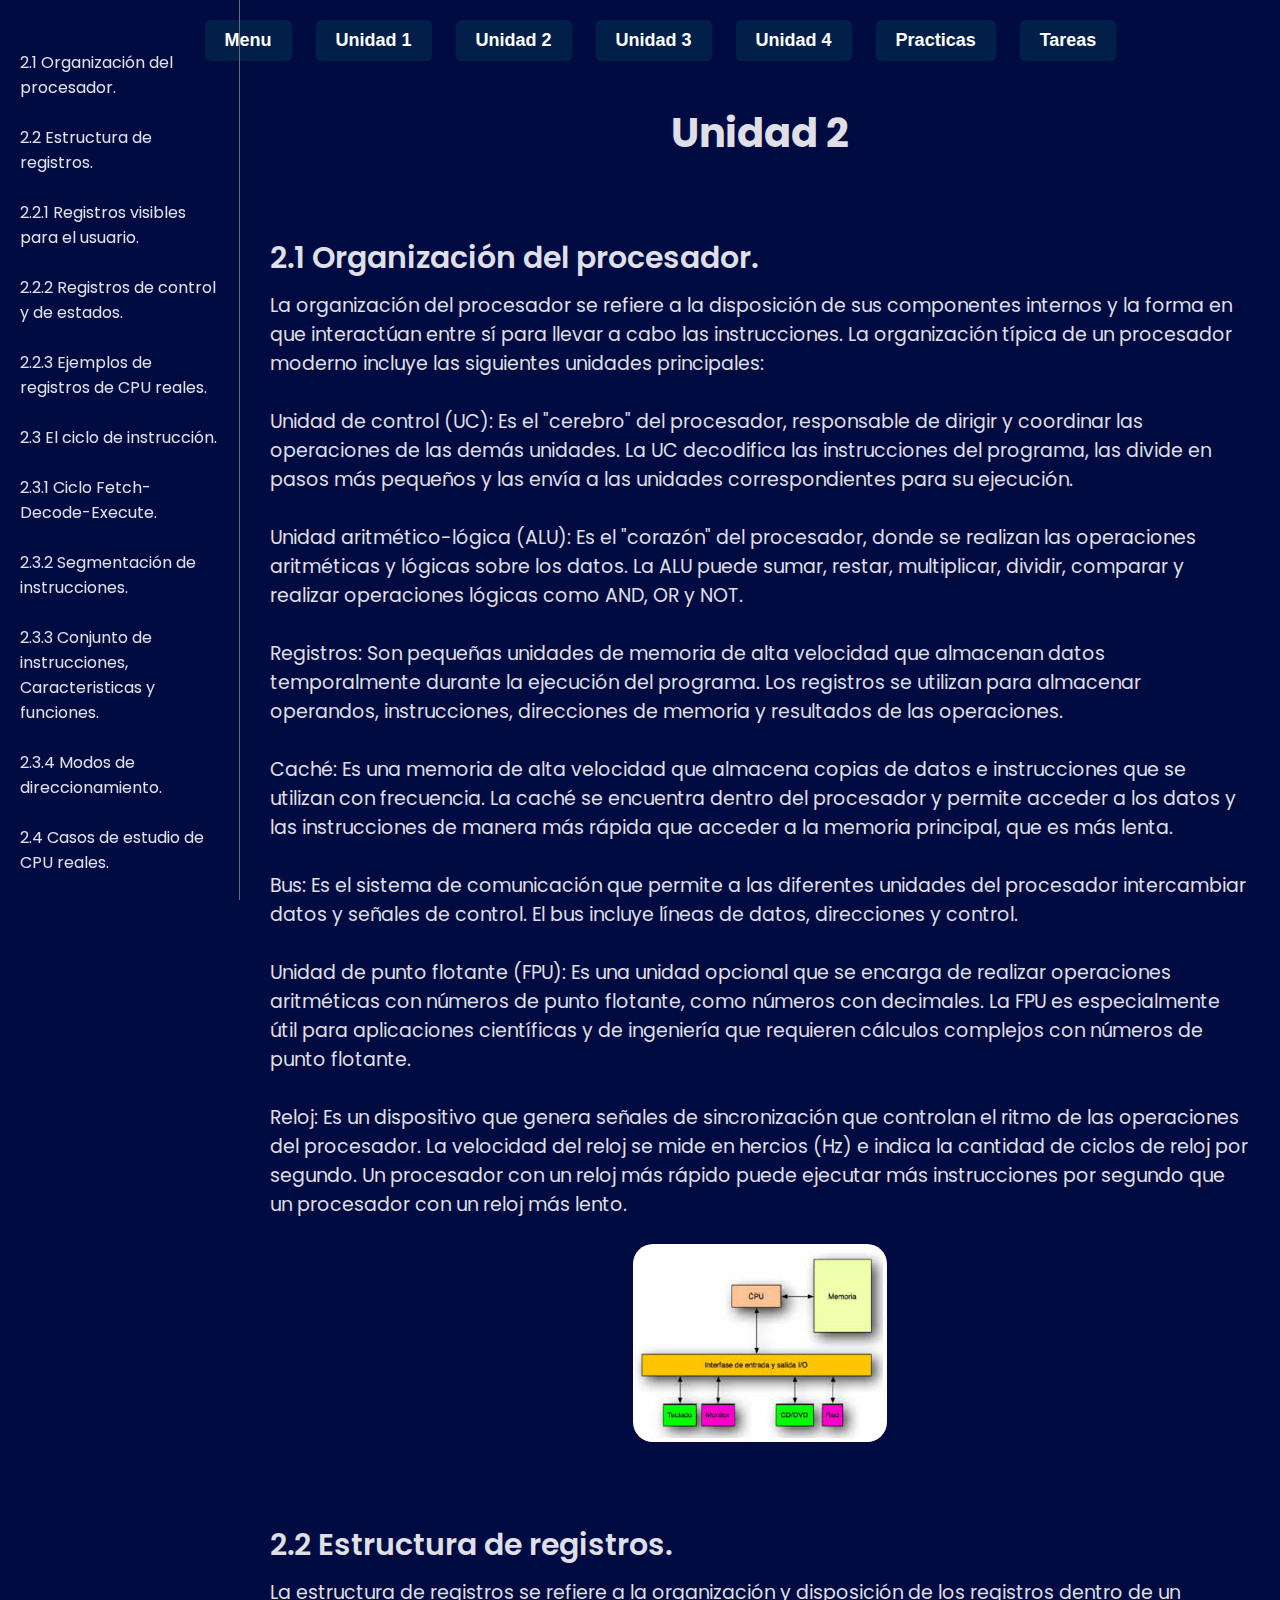
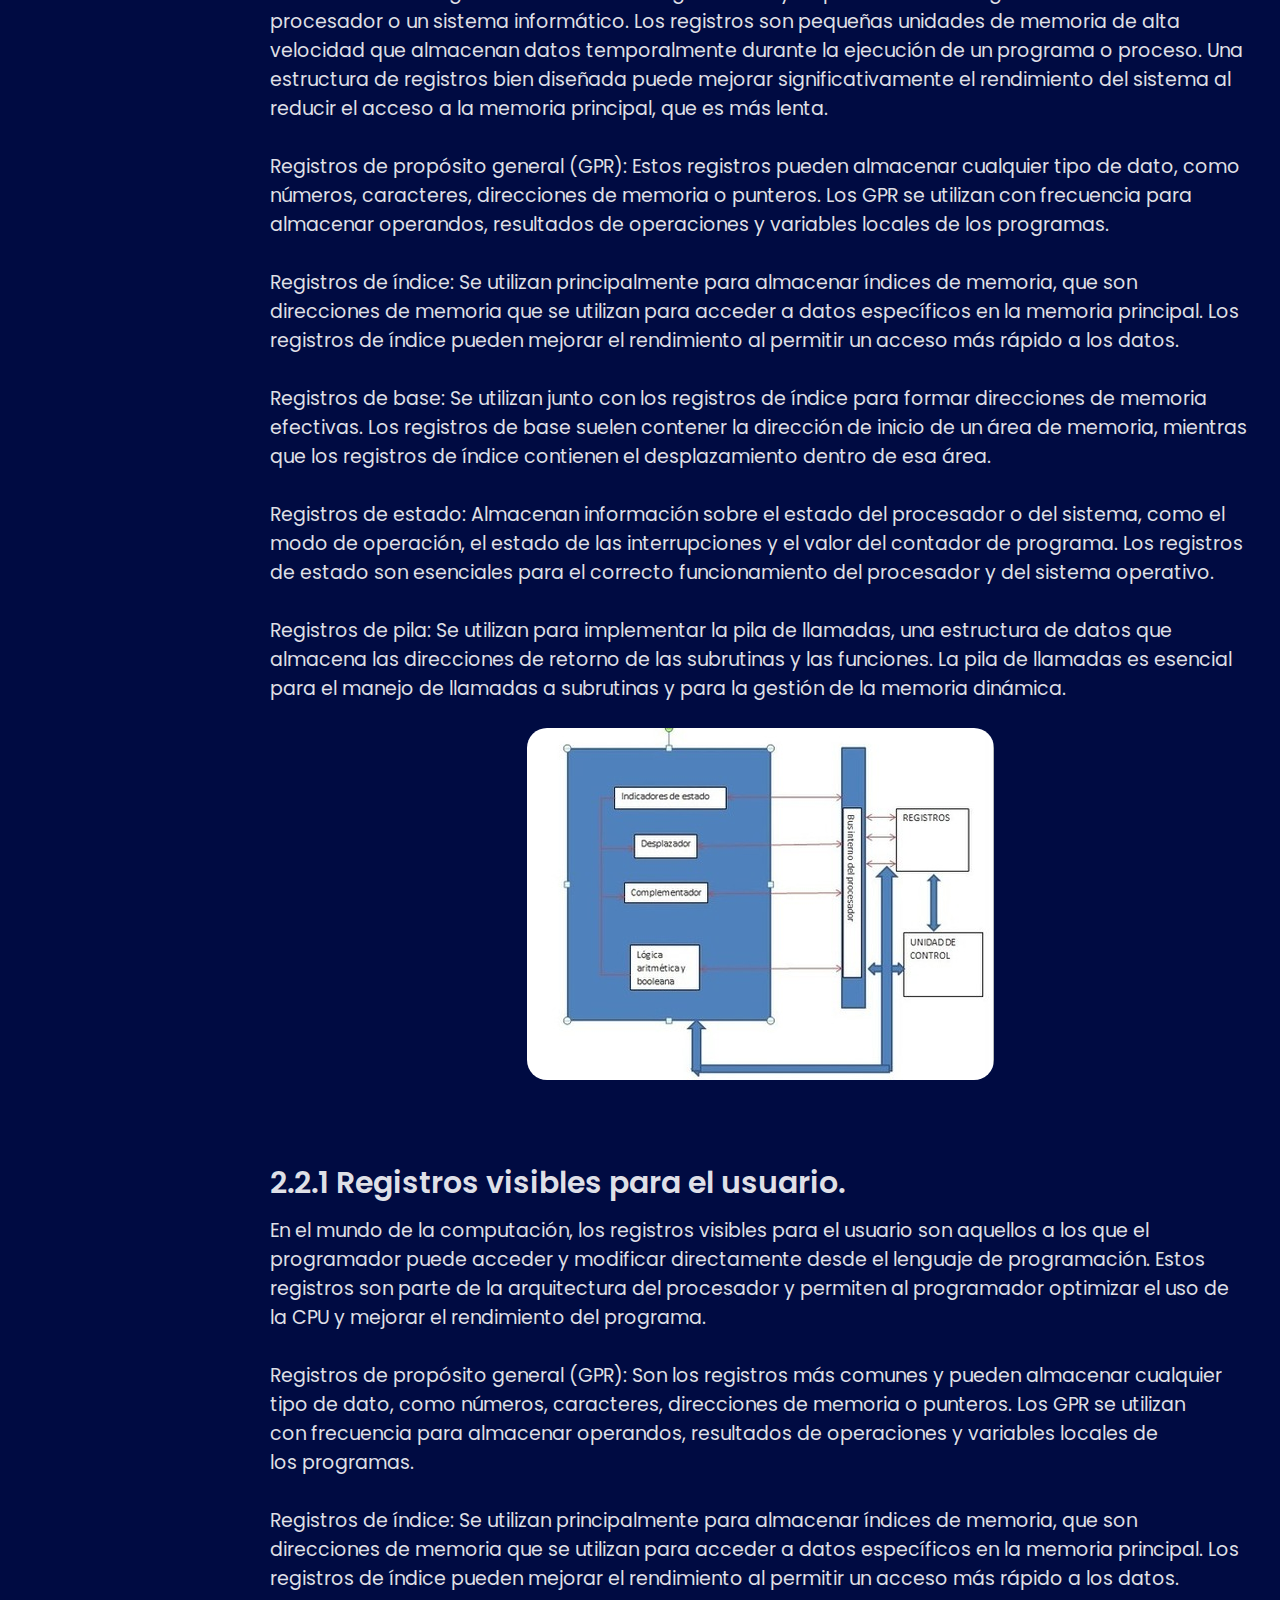
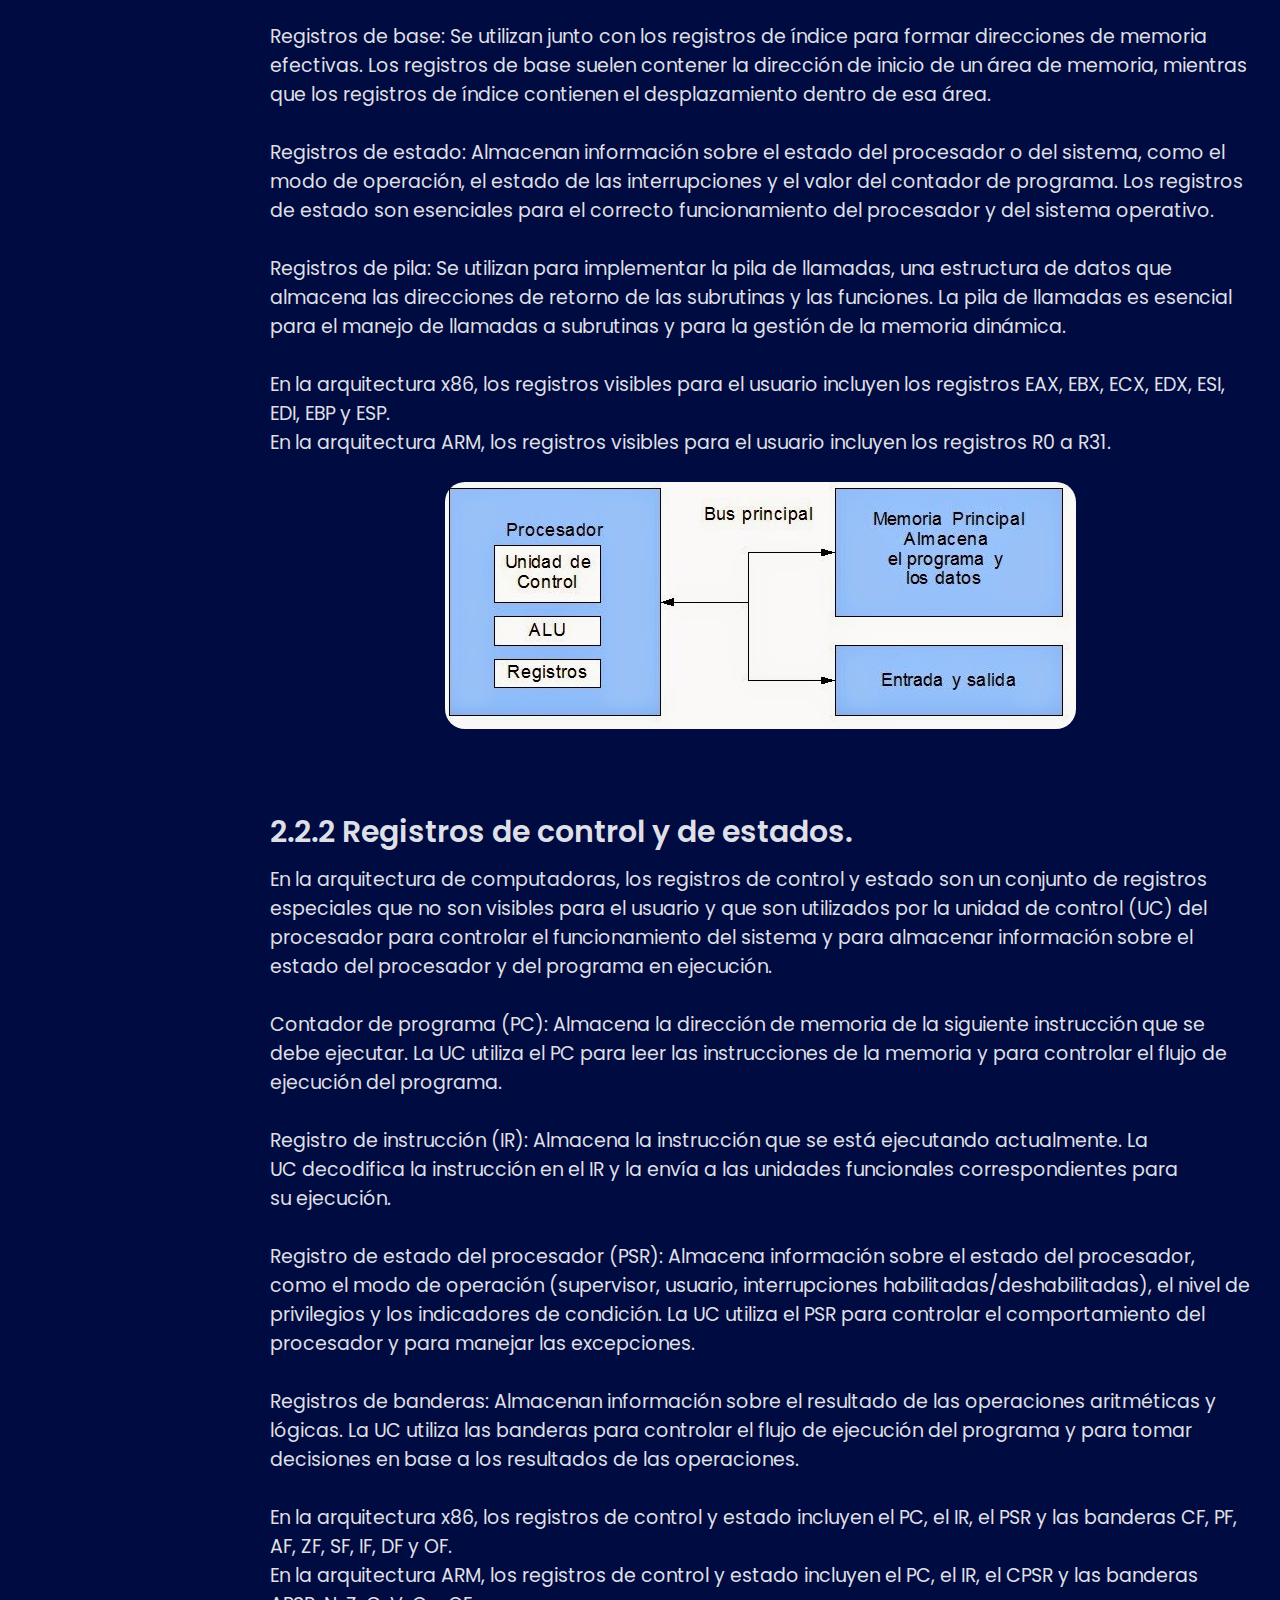
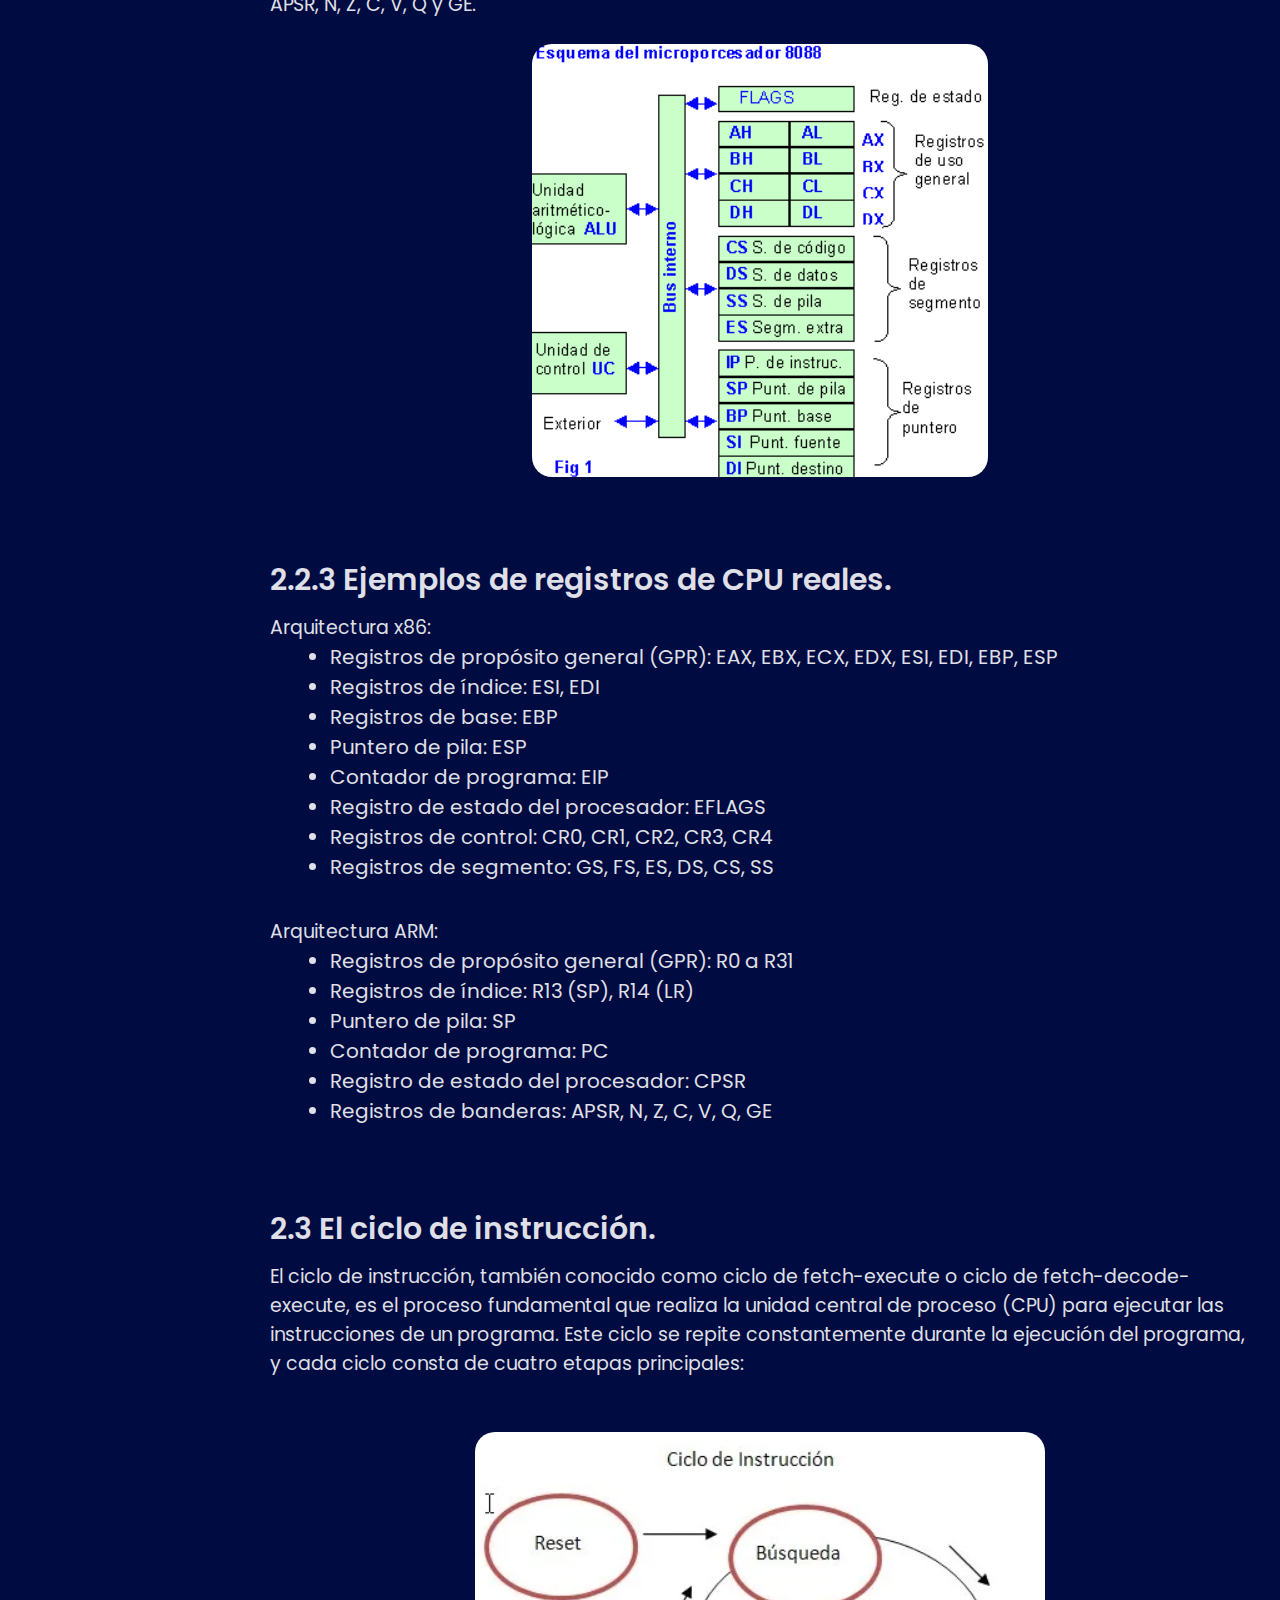
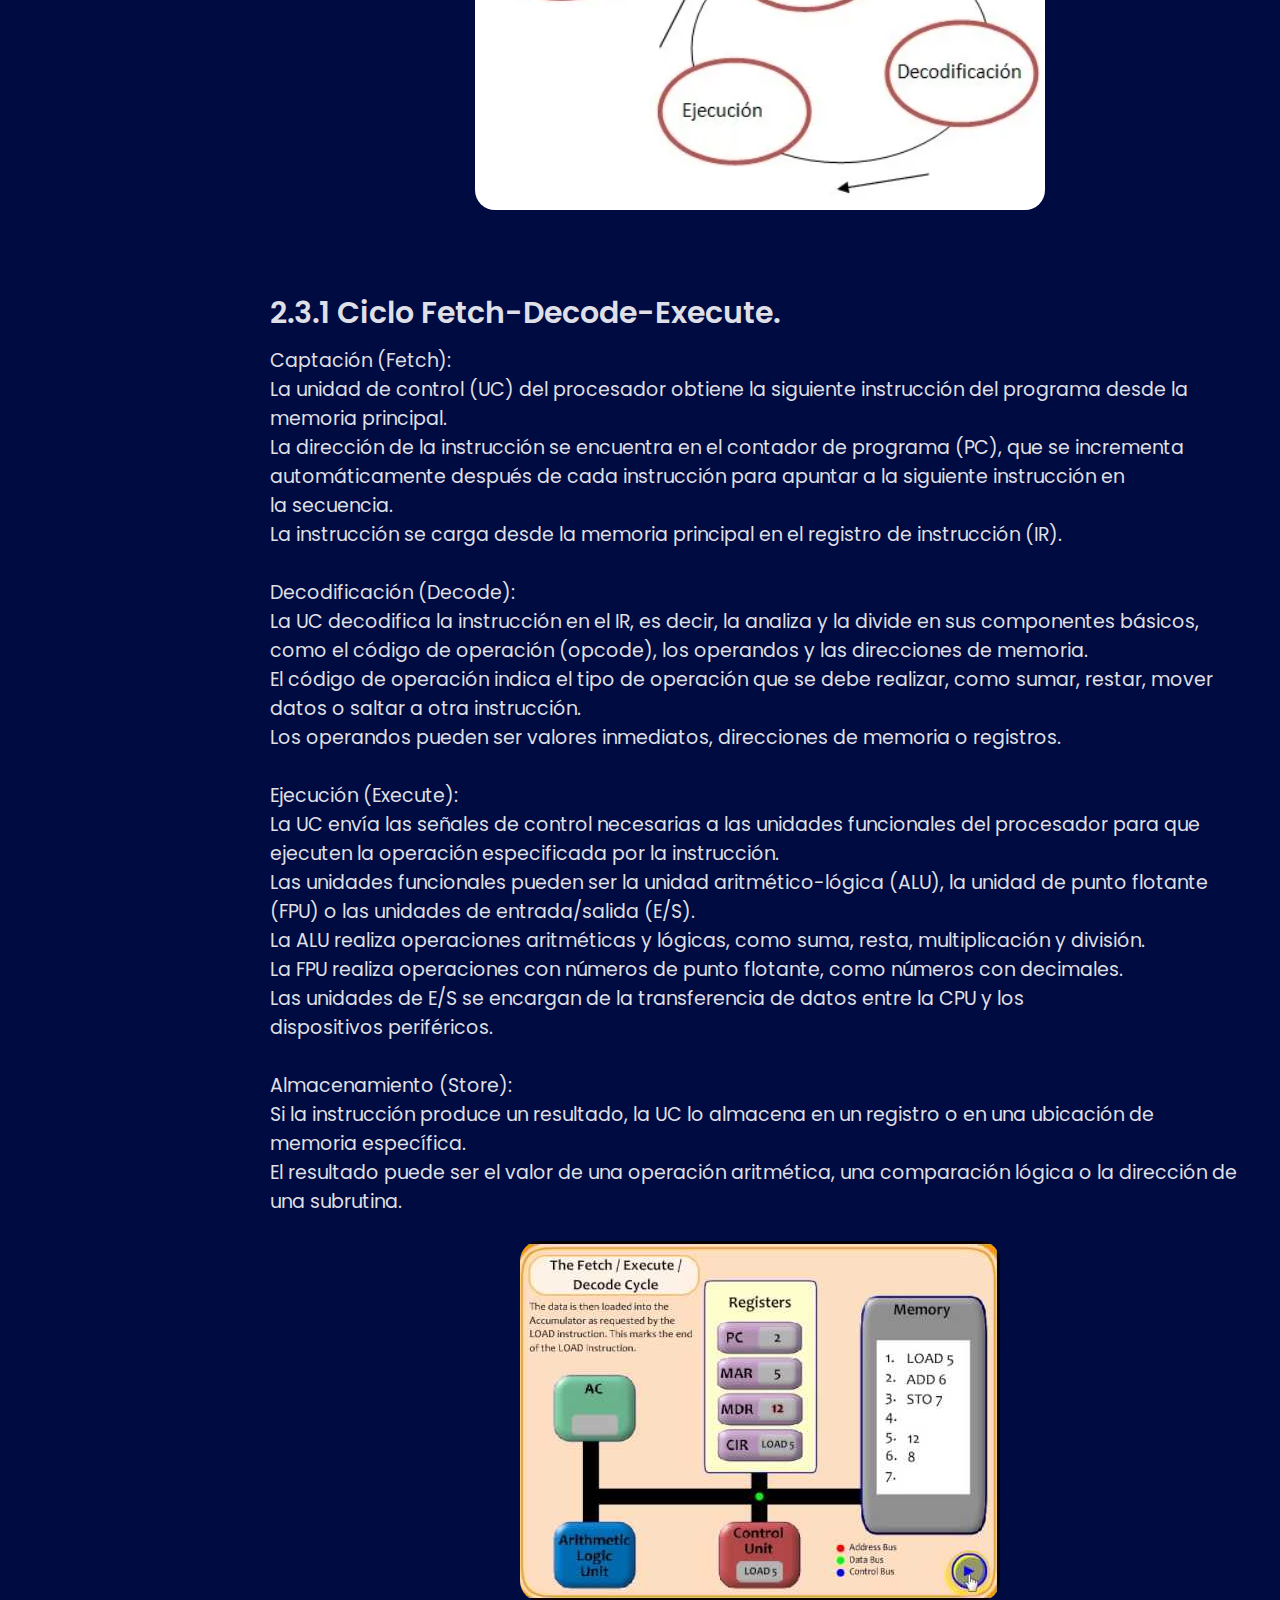
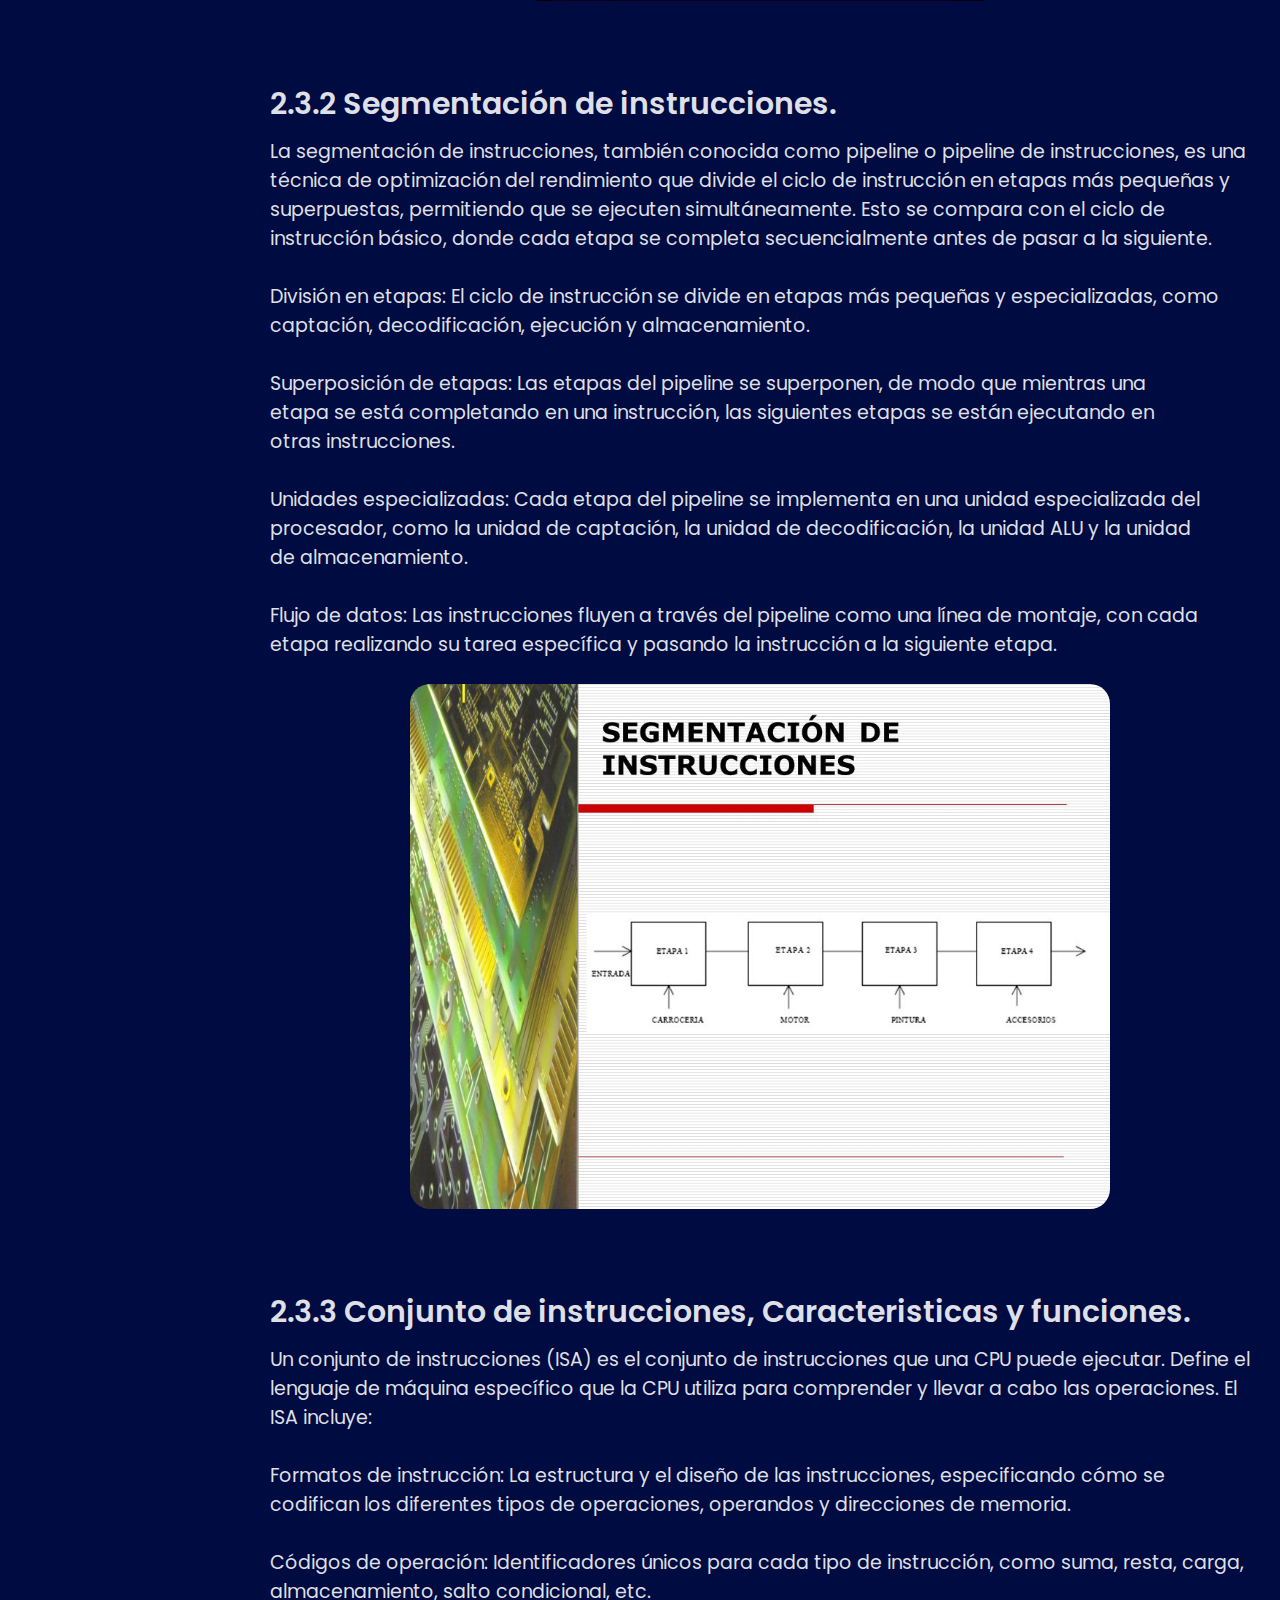
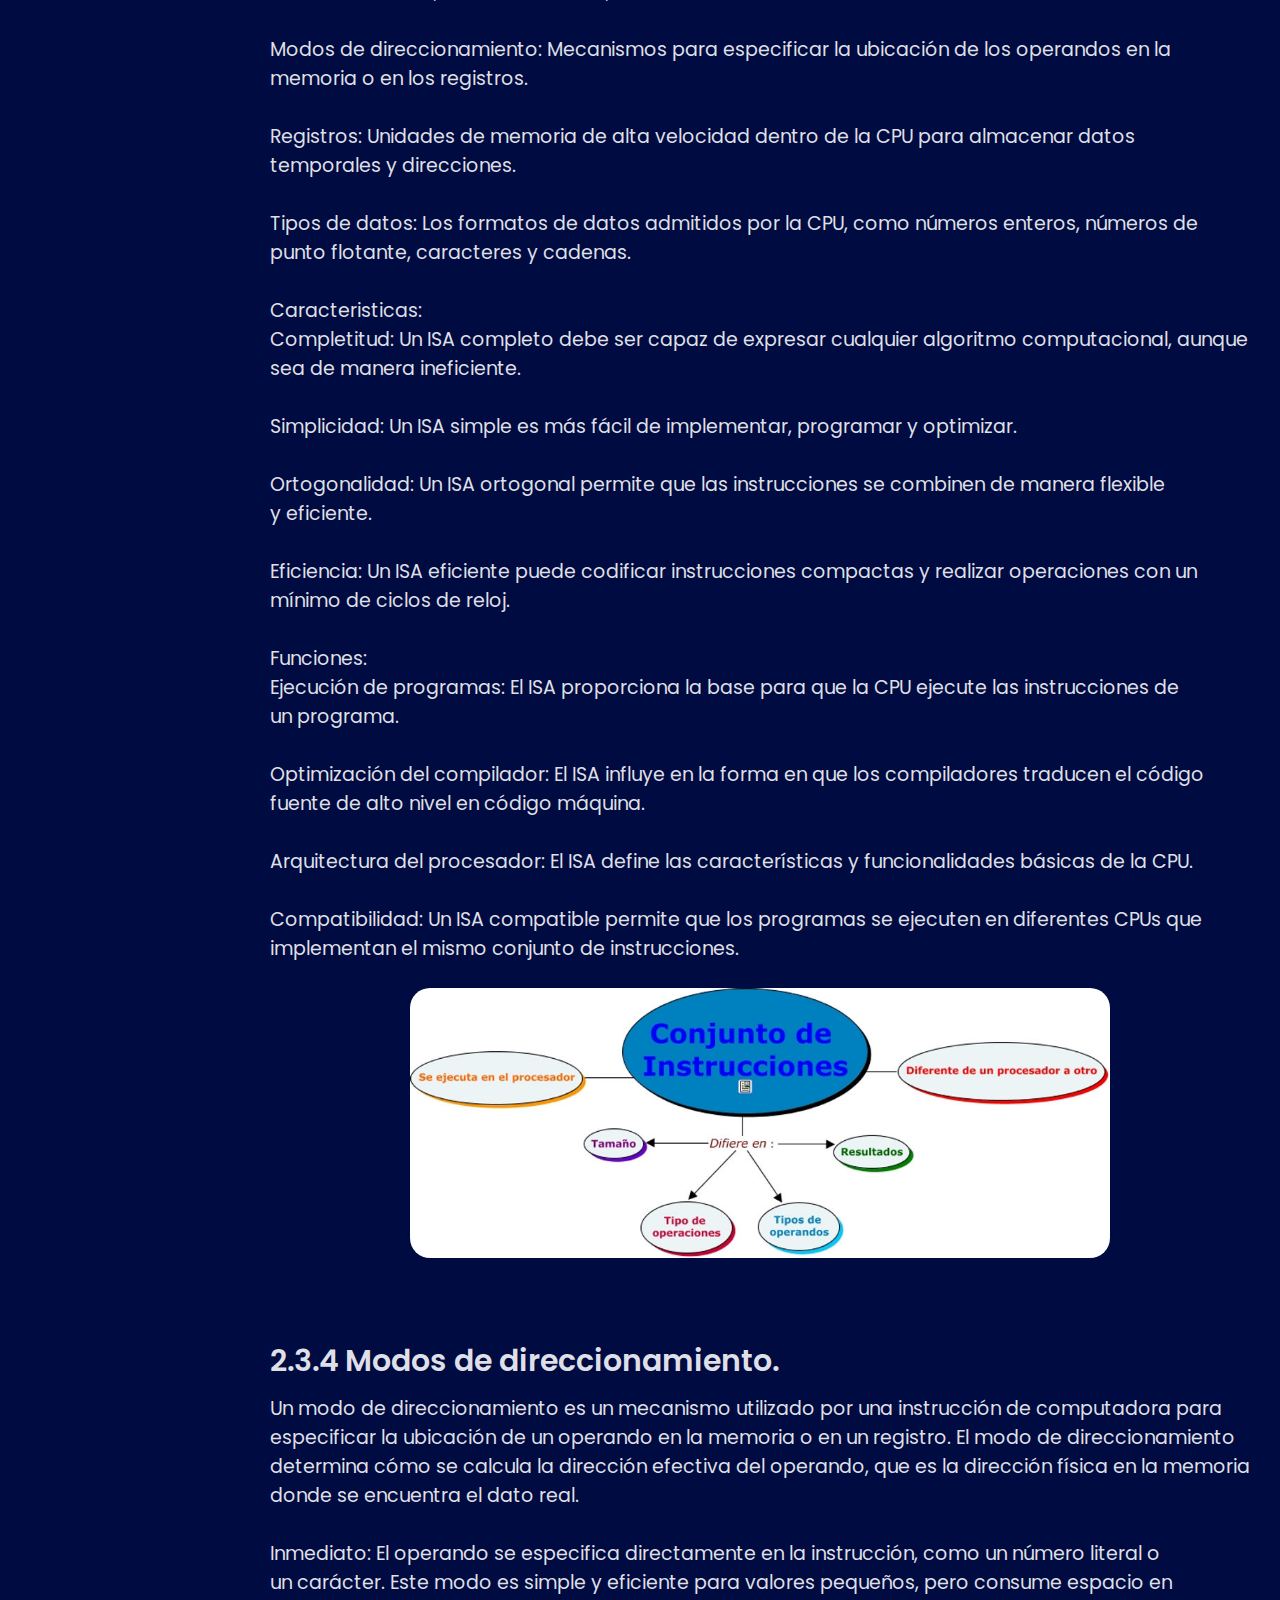
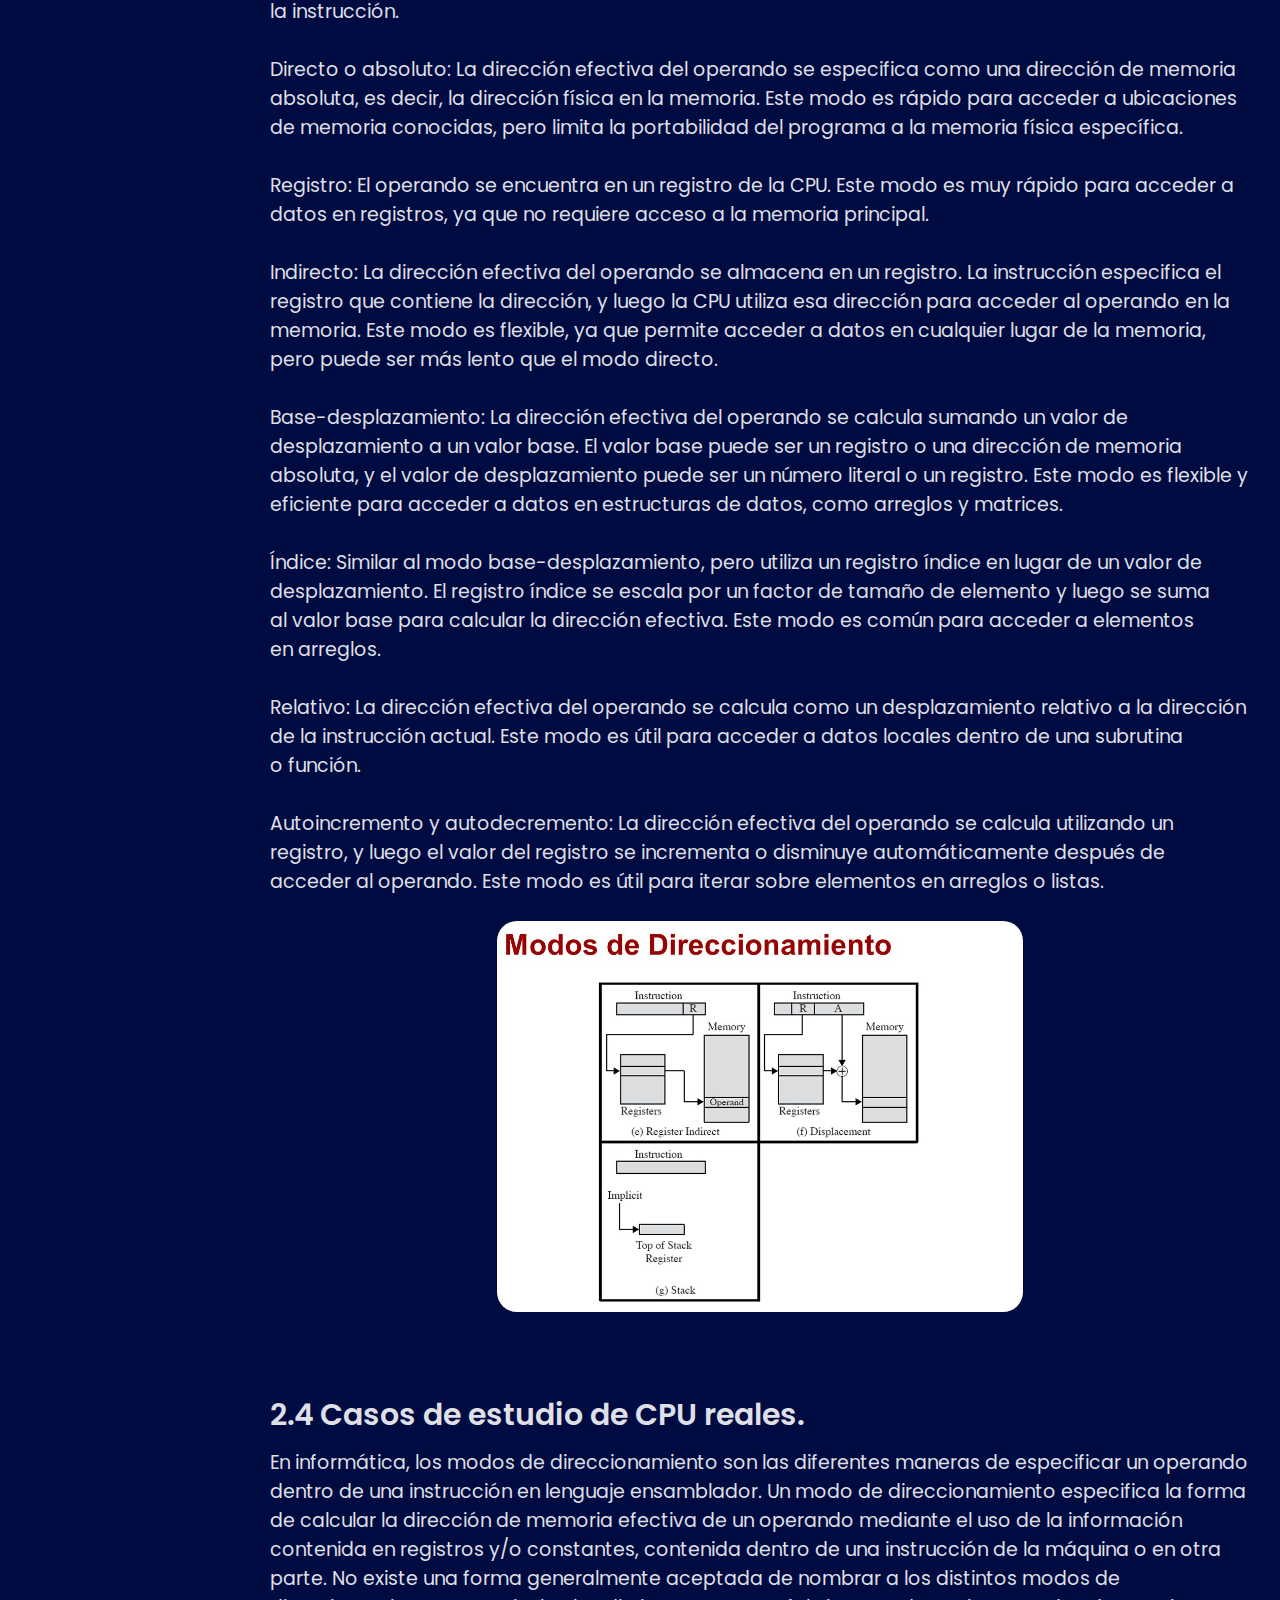
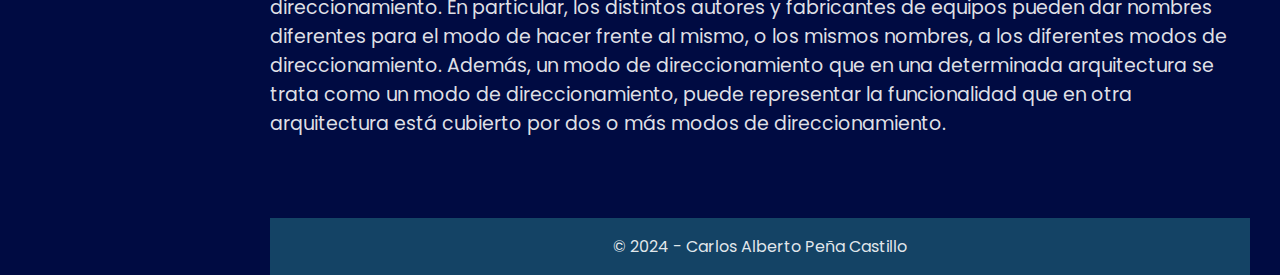
<file: pages/unidad2.html>
<!DOCTYPE html>
<html lang="es">

<head>
  <meta charset="UTF-8" />
  <meta name="viewport" content="width=device-width, initial-scale=1.0" />
  <link rel="stylesheet" href="../styles/index.css" />
  <title>Unidad 2</title>
</head>

<body>
  <header>
    <div class="buttons">
      <button onclick="window.location.href = '../index.html';">Menu</button>
      <button onclick="window.location.href = 'unidad1.html';">Unidad 1</button>
      <button onclick="window.location.href = '';">Unidad 2</button>
      <button onclick="window.location.href = 'unidad3.html';">Unidad 3</button>
      <button onclick="window.location.href = 'unidad4.html';">Unidad 4</button>
      <button onclick="window.location.href = 'practicas.html';">Practicas</button>
      <button onclick="window.location.href = 'Tareas.html';">Tareas</button>
    </div>
  </header>
  <div id="app">
    <div class="layout">
      <nav>
        <ol>
          <li><a href="#2.1 Organización del procesador.">2.1 Organización del procesador.</a></li><br>
          <li><a href="#2.2 Estructura de registros.">2.2 Estructura de registros.</a></li><br>
          <li><a href="#2.2.1 Registros visibles para el usuario.">2.2.1 Registros visibles para el usuario.</a></li><br>
          <li><a href="#2.2.2 Registros de control y de estados.">2.2.2 Registros de control y de estados.</a></li><br>
          <li><a href="#2.2.3 Ejemplos de registros de CPU reales.">2.2.3 Ejemplos de registros de CPU reales.</a></li><br>
          <li><a href="#2.3 El ciclo de instrucción.">2.3 El ciclo de instrucción.</a></li><br>
          <li><a href="#2.3.1 Ciclo Fetch-Decode-Execute.">2.3.1 Ciclo Fetch-Decode-Execute.</a></li><br>
          <li><a href="#2.3.2 Segmentación de instrucciones.">2.3.2 Segmentación de instrucciones.</a></li><br>
          <li><a href="#2.3.3 Conjunto de instrucciones, Caracteristicas y funciones.">2.3.3 Conjunto de instrucciones, Caracteristicas y funciones.</a></li><br>
          <li><a href="#2.3.4 Modos de direccionamiento.">2.3.4 Modos de direccionamiento.</a></li><br>
          <li><a href="#2.4 Casos de estudio de CPU reales.">2.4 Casos de estudio de CPU reales.</a></li><br>
        </ol>
      </nav>
      
      <div class="center-cont">
        <main class="contenido">
          <h1>Unidad 2</h1>
          <!-- Subtema 2.1 Organización del procesador.-->
          <section id="2.1 Organización del procesador.">
            <strong class="subtopic">2.1 Organización del procesador.</strong>
            <p class="text">
              La organización del procesador se refiere a la disposición de sus componentes internos y la forma en que
              interactúan entre sí para llevar a cabo las instrucciones. La organización típica de un procesador moderno
              incluye las siguientes unidades principales:
              <br /><br />
              Unidad de control (UC): Es el "cerebro" del procesador, responsable de dirigir y coordinar las operaciones
              de
              las demás unidades. La UC decodifica las instrucciones del programa, las divide en pasos más pequeños y
              las
              envía a las unidades correspondientes para su ejecución.
              <br /><br />
              Unidad aritmético-lógica (ALU): Es el "corazón" del procesador, donde se realizan las operaciones
              aritméticas
              y lógicas sobre los datos. La ALU puede sumar, restar, multiplicar, dividir, comparar y realizar
              operaciones
              lógicas como AND, OR y NOT.
              <br /><br />
              Registros: Son pequeñas unidades de memoria de alta velocidad que almacenan datos temporalmente durante la
              ejecución del programa. Los registros se utilizan para almacenar operandos, instrucciones, direcciones de
              memoria y resultados de las operaciones.
              <br /><br />
              Caché: Es una memoria de alta velocidad que almacena copias de datos e instrucciones que se utilizan con
              frecuencia. La caché se encuentra dentro del procesador y permite acceder a los datos y las instrucciones
              de
              manera más rápida que acceder a la memoria principal, que es más lenta.
              <br /><br />
              Bus: Es el sistema de comunicación que permite a las diferentes unidades del procesador intercambiar datos
              y
              señales de control. El bus incluye líneas de datos, direcciones y control.
              <br /><br />
              Unidad de punto flotante (FPU): Es una unidad opcional que se encarga de realizar operaciones aritméticas
              con
              números de punto flotante, como números con decimales. La FPU es especialmente útil para aplicaciones
              científicas y de ingeniería que requieren cálculos complejos con números de punto flotante.
              <br /><br />
              Reloj: Es un dispositivo que genera señales de sincronización que controlan el ritmo de las operaciones
              del
              procesador. La velocidad del reloj se mide en hercios (Hz) e indica la cantidad de ciclos de reloj por
              segundo. Un procesador con un reloj más rápido puede ejecutar más instrucciones por segundo que un
              procesador
              con un reloj más lento.
            </p>
            <figure class="topic-figure">
              <img class="topic-img" src="../images/unidad2/orga.jpg" alt="" />
            </figure>
          </section>

          <!-- Subtema 2.2 Estructura de registros.-->
          <section id="2.2 Estructura de registros.">
            <strong class="subtopic">2.2 Estructura de registros.</strong>
            <p class="text">
              La estructura de registros se refiere a la organización y disposición de los registros dentro de un
              procesador
              o un sistema informático. Los registros son pequeñas unidades de memoria de alta velocidad que almacenan
              datos
              temporalmente durante la ejecución de un programa o proceso. Una estructura de registros bien diseñada
              puede
              mejorar significativamente el rendimiento del sistema al reducir el acceso a la memoria principal, que es
              más
              lenta.
              <br /><br />
              Registros de propósito general (GPR): Estos registros pueden almacenar cualquier tipo de dato, como
              números,
              caracteres, direcciones de memoria o punteros. Los GPR se utilizan con frecuencia para almacenar
              operandos,
              resultados de operaciones y variables locales de los programas.
              <br /><br />
              Registros de índice: Se utilizan principalmente para almacenar índices de memoria, que son direcciones de
              memoria que se utilizan para acceder a datos específicos en la memoria principal. Los registros de índice
              pueden mejorar el rendimiento al permitir un acceso más rápido a los datos.
              <br /><br />
              Registros de base: Se utilizan junto con los registros de índice para formar direcciones de memoria
              efectivas.
              Los registros de base suelen contener la dirección de inicio de un área de memoria, mientras que los
              registros
              de índice contienen el desplazamiento dentro de esa área.
              <br /><br />
              Registros de estado: Almacenan información sobre el estado del procesador o del sistema, como el modo de
              operación, el estado de las interrupciones y el valor del contador de programa. Los registros de estado
              son
              esenciales para el correcto funcionamiento del procesador y del sistema operativo.
              <br /><br />
              Registros de pila: Se utilizan para implementar la pila de llamadas, una estructura de datos que almacena
              las
              direcciones de retorno de las subrutinas y las funciones. La pila de llamadas es esencial para el manejo
              de
              llamadas a subrutinas y para la gestión de la memoria dinámica.
            </p>
            <figure class="topic-figure">
              <img class="topic-img" src="../images/unidad2/resgis.jpg" alt="" />
            </figure>
          </section>

          <!-- Subtema 2.2.1 Registros visibles para el usuario.-->
          <section id="2.2.1 Registros visibles para el usuario.">
            <strong class="subtopic">2.2.1 Registros visibles para el usuario.</strong>
            <p class="text">
              En el mundo de la computación, los registros visibles para el usuario son aquellos a los que el
              programador
              puede acceder y modificar directamente desde el lenguaje de programación. Estos registros son parte de la
              arquitectura del procesador y permiten al programador optimizar el uso de la CPU y mejorar el rendimiento
              del
              programa.
              <br /><br />
              Registros de propósito general (GPR): Son los registros más comunes y pueden almacenar cualquier tipo de
              dato,
              como números, caracteres, direcciones de memoria o punteros. Los GPR se utilizan con frecuencia para
              almacenar
              operandos, resultados de operaciones y variables locales de los programas.
              <br /><br />
              Registros de índice: Se utilizan principalmente para almacenar índices de memoria, que son direcciones de
              memoria que se utilizan para acceder a datos específicos en la memoria principal. Los registros de índice
              pueden mejorar el rendimiento al permitir un acceso más rápido a los datos.
              <br /><br />
              Registros de base: Se utilizan junto con los registros de índice para formar direcciones de memoria
              efectivas.
              Los registros de base suelen contener la dirección de inicio de un área de memoria, mientras que los
              registros
              de índice contienen el desplazamiento dentro de esa área.
              <br /><br />
              Registros de estado: Almacenan información sobre el estado del procesador o del sistema, como el modo de
              operación, el estado de las interrupciones y el valor del contador de programa. Los registros de estado
              son
              esenciales para el correcto funcionamiento del procesador y del sistema operativo.
              <br /><br />
              Registros de pila: Se utilizan para implementar la pila de llamadas, una estructura de datos que almacena
              las
              direcciones de retorno de las subrutinas y las funciones. La pila de llamadas es esencial para el manejo
              de
              llamadas a subrutinas y para la gestión de la memoria dinámica.
              <br /><br />
              En la arquitectura x86, los registros visibles para el usuario incluyen los registros EAX, EBX, ECX, EDX,
              ESI,
              EDI, EBP y ESP.
              <br />
              En la arquitectura ARM, los registros visibles para el usuario incluyen los registros R0 a R31.
            </p>
            <figure class="topic-figure">
              <img class="topic-img" src="../images/unidad1/modelos-arqui.jpg" alt="" />
            </figure>
          </section>
          <!-- 2.2.2 Registros de control y de estados.-->
          <section id="2.2.2 Registros de control y de estados.">
            <strong class="subtopic">2.2.2 Registros de control y de estados.</strong>
            <p class="text">
              En la arquitectura de computadoras, los registros de control y estado son un conjunto de registros
              especiales
              que no son visibles para el usuario y que son utilizados por la unidad de control (UC) del procesador para
              controlar el funcionamiento del sistema y para almacenar información sobre el estado del procesador y del
              programa en ejecución.
              <br /><br />
              Contador de programa (PC): Almacena la dirección de memoria de la siguiente instrucción que se debe
              ejecutar.
              La UC utiliza el PC para leer las instrucciones de la memoria y para controlar el flujo de ejecución del
              programa.
              <br /><br />
              Registro de instrucción (IR): Almacena la instrucción que se está ejecutando actualmente. La UC decodifica
              la
              instrucción en el IR y la envía a las unidades funcionales correspondientes para su ejecución.
              <br /><br />
              Registro de estado del procesador (PSR): Almacena información sobre el estado del procesador, como el modo
              de
              operación (supervisor, usuario, interrupciones habilitadas/deshabilitadas), el nivel de privilegios y los
              indicadores de condición. La UC utiliza el PSR para controlar el comportamiento del procesador y para
              manejar
              las excepciones.
              <br /><br />
              Registros de banderas: Almacenan información sobre el resultado de las operaciones aritméticas y lógicas.
              La
              UC utiliza las banderas para controlar el flujo de ejecución del programa y para tomar decisiones en base
              a
              los resultados de las operaciones.
              <br /><br />
              En la arquitectura x86, los registros de control y estado incluyen el PC, el IR, el PSR y las banderas CF,
              PF,
              AF, ZF, SF, IF, DF y OF.<br />
              En la arquitectura ARM, los registros de control y estado incluyen el PC, el IR, el CPSR y las banderas
              APSR,
              N, Z, C, V, Q y GE.
            </p>
            <figure class="topic-figure">
              <img class="topic-img" src="../images/unidad2/estru.png" alt="" />
            </figure>
          </section>
          <!-- Subtema 2.2.3 Ejemplos de registros de CPU reales.-->
          <section id="2.2.3 Ejemplos de registros de CPU reales.">
            <strong class="subtopic">2.2.3 Ejemplos de registros de CPU reales.</strong>
            <p class="text">
              Arquitectura x86:<br />
            </p>
            <ul>
              <li>Registros de propósito general (GPR): EAX, EBX, ECX, EDX, ESI, EDI, EBP, ESP</li>
              <li>Registros de índice: ESI, EDI</li>
              <li>Registros de base: EBP</li>
              <li>Puntero de pila: ESP</li>
              <li>Contador de programa: EIP</li>
              <li>Registro de estado del procesador: EFLAGS</li>
              <li>Registros de control: CR0, CR1, CR2, CR3, CR4</li>
              <li>Registros de segmento: GS, FS, ES, DS, CS, SS</li>
            </ul>
            <br />
            <p class="text">
              Arquitectura ARM:<br />
            </p>
            <ul>
              <li>Registros de propósito general (GPR): R0 a R31</li>
              <li>Registros de índice: R13 (SP), R14 (LR)</li>
              <li>Puntero de pila: SP</li>
              <li>Contador de programa: PC</li>
              <li>Registro de estado del procesador: CPSR</li>
              <li>Registros de banderas: APSR, N, Z, C, V, Q, GE</li>
            </ul>
          </section>

          <!-- Subtema 2.3 El ciclo de instrucción.-->
          <section id="2.3 El ciclo de instrucción.">
            <strong class="subtopic">2.3 El ciclo de instrucción.</strong>
            <p class="text">
              El ciclo de instrucción, también conocido como ciclo de fetch-execute o ciclo de fetch-decode-execute, es
              el
              proceso fundamental que realiza la unidad central de proceso (CPU) para ejecutar las instrucciones de un
              programa. Este ciclo se repite constantemente durante la ejecución del programa, y cada ciclo consta de
              cuatro
              etapas principales:
              <br /><br />

            </p>
            <figure class="topic-figure">
              <img class="topic-img" src="../images/unidad2/ciclo.png" alt="" />
            </figure>
          </section>

          <!-- 2.3.1 Ciclo Fetch-Decode-Execute.-->
          <section id="2.3.1 Ciclo Fetch-Decode-Execute.">
            <strong class="subtopic">2.3.1 Ciclo Fetch-Decode-Execute.</strong>
            <p class="text">
              Captación (Fetch):
              <br />
              La unidad de control (UC) del procesador obtiene la siguiente instrucción del programa desde la memoria
              principal.
              <br />
              La dirección de la instrucción se encuentra en el contador de programa (PC), que se incrementa
              automáticamente después de cada instrucción para apuntar a la siguiente instrucción en la secuencia.
              <br />
              La instrucción se carga desde la memoria principal en el registro de instrucción (IR).
              <br /><br />
              Decodificación (Decode):
              <br />
              La UC decodifica la instrucción en el IR, es decir, la analiza y la divide en sus componentes básicos,
              como
              el
              código de operación (opcode), los operandos y las direcciones de memoria.
              <br />
              El código de operación indica el tipo de operación que se debe realizar, como sumar, restar, mover datos o
              saltar a otra instrucción.
              <br />
              Los operandos pueden ser valores inmediatos, direcciones de memoria o registros.
              <br /><br />
              Ejecución (Execute):<br />
              La UC envía las señales de control necesarias a las unidades funcionales del procesador para que ejecuten
              la
              operación especificada por la instrucción.
              <br />
              Las unidades funcionales pueden ser la unidad aritmético-lógica (ALU), la unidad de punto flotante (FPU) o
              las
              unidades de entrada/salida (E/S).
              <br />
              La ALU realiza operaciones aritméticas y lógicas, como suma, resta, multiplicación y división.
              <br />
              La FPU realiza operaciones con números de punto flotante, como números con decimales.
              <br />
              Las unidades de E/S se encargan de la transferencia de datos entre la CPU y los dispositivos periféricos.
              <br /><br />
              Almacenamiento (Store):
              <br />
              Si la instrucción produce un resultado, la UC lo almacena en un registro o en una ubicación de memoria
              específica.
              <br />
              El resultado puede ser el valor de una operación aritmética, una comparación lógica o la dirección de una
              subrutina.
            </p>
            <figure class="topic-figure">
              <img class="topic-img" src="../images/unidad2/Fetch.jpg" alt="" />
            </figure>
          </section>
          <!-- Subtema 2.3.2 Segmentación de instrucciones.-->
          <section id="2.3.2 Segmentación de instrucciones.">
            <strong class="subtopic">2.3.2 Segmentación de instrucciones.</strong>
            <p class="text">
              La segmentación de instrucciones, también conocida como pipeline o pipeline de instrucciones, es una
              técnica
              de optimización del rendimiento que divide el ciclo de instrucción en etapas más pequeñas y superpuestas,
              permitiendo que se ejecuten simultáneamente. Esto se compara con el ciclo de instrucción básico, donde
              cada
              etapa se completa secuencialmente antes de pasar a la siguiente.
              <br /><br />
              División en etapas: El ciclo de instrucción se divide en etapas más pequeñas y especializadas, como
              captación,
              decodificación, ejecución y almacenamiento.
              <br /><br />
              Superposición de etapas: Las etapas del pipeline se superponen, de modo que mientras una etapa se está
              completando en una instrucción, las siguientes etapas se están ejecutando en otras instrucciones.
              <br /><br />
              Unidades especializadas: Cada etapa del pipeline se implementa en una unidad especializada del procesador,
              como la unidad de captación, la unidad de decodificación, la unidad ALU y la unidad de almacenamiento.
              <br /><br />
              Flujo de datos: Las instrucciones fluyen a través del pipeline como una línea de montaje, con cada etapa
              realizando su tarea específica y pasando la instrucción a la siguiente etapa.
            </p>
            <figure class="topic-figure">
              <img class="topic-img" src="../images/unidad2/seg.jpg" alt="" />
            </figure>
          </section>

          <!-- Subtema 2.3.3 Conjunto de instrucciones, Caracteristicas y funciones.-->
          <section id="2.3.3 Conjunto de instrucciones, Caracteristicas y funciones.">
            <strong class="subtopic">2.3.3 Conjunto de instrucciones, Caracteristicas y funciones.</strong>
            <p class="text">
              Un conjunto de instrucciones (ISA) es el conjunto de instrucciones que una CPU puede ejecutar. Define el
              lenguaje de máquina específico que la CPU utiliza para comprender y llevar a cabo las operaciones. El ISA
              incluye:
              <br /><br />
              Formatos de instrucción: La estructura y el diseño de las instrucciones, especificando cómo se codifican
              los
              diferentes tipos de operaciones, operandos y direcciones de memoria.
              <br /><br />
              Códigos de operación: Identificadores únicos para cada tipo de instrucción, como suma, resta, carga,
              almacenamiento, salto condicional, etc.
              <br /><br />
              Modos de direccionamiento: Mecanismos para especificar la ubicación de los operandos en la memoria o en
              los
              registros.
              <br /><br />
              Registros: Unidades de memoria de alta velocidad dentro de la CPU para almacenar datos temporales y
              direcciones.
              <br /><br />
              Tipos de datos: Los formatos de datos admitidos por la CPU, como números enteros, números de punto
              flotante,
              caracteres y cadenas.
              <br /><br />
              Caracteristicas:
              <br />
              Completitud: Un ISA completo debe ser capaz de expresar cualquier algoritmo computacional, aunque sea de
              manera ineficiente.
              <br /><br />
              Simplicidad: Un ISA simple es más fácil de implementar, programar y optimizar.
              <br /><br />
              Ortogonalidad: Un ISA ortogonal permite que las instrucciones se combinen de manera flexible y eficiente.
              <br /><br />
              Eficiencia: Un ISA eficiente puede codificar instrucciones compactas y realizar operaciones con un mínimo
              de
              ciclos de reloj.
              <br /><br />
              Funciones:
              <br />
              Ejecución de programas: El ISA proporciona la base para que la CPU ejecute las instrucciones de un
              programa.
              <br /><br />
              Optimización del compilador: El ISA influye en la forma en que los compiladores traducen el código fuente
              de
              alto nivel en código máquina.
              <br /><br />
              Arquitectura del procesador: El ISA define las características y funcionalidades básicas de la CPU.
              <br /><br />
              Compatibilidad: Un ISA compatible permite que los programas se ejecuten en diferentes CPUs que implementan
              el
              mismo conjunto de instrucciones.
            </p>
            <figure class="topic-figure">
              <img class="topic-img" src="../images/unidad2/instru.jpg" alt="" />
            </figure>
          </section>

          <!-- Subtema 2.3.4 Modos de direccionamiento.-->
          <section id="2.3.4 Modos de direccionamiento.">
            <strong class="subtopic">2.3.4 Modos de direccionamiento.</strong>
            <p class="text">
              Un modo de direccionamiento es un mecanismo utilizado por una instrucción de computadora para especificar
              la
              ubicación de un operando en la memoria o en un registro. El modo de direccionamiento determina cómo se
              calcula
              la dirección efectiva del operando, que es la dirección física en la memoria donde se encuentra el dato
              real.
              <br /><br />
              Inmediato: El operando se especifica directamente en la instrucción, como un número literal o un carácter.
              Este modo es simple y eficiente para valores pequeños, pero consume espacio en la instrucción.
              <br /><br />
              Directo o absoluto: La dirección efectiva del operando se especifica como una dirección de memoria
              absoluta,
              es decir, la dirección física en la memoria. Este modo es rápido para acceder a ubicaciones de memoria
              conocidas, pero limita la portabilidad del programa a la memoria física específica.
              <br /><br />
              Registro: El operando se encuentra en un registro de la CPU. Este modo es muy rápido para acceder a datos
              en
              registros, ya que no requiere acceso a la memoria principal.
              <br /><br />
              Indirecto: La dirección efectiva del operando se almacena en un registro. La instrucción especifica el
              registro que contiene la dirección, y luego la CPU utiliza esa dirección para acceder al operando en la
              memoria. Este modo es flexible, ya que permite acceder a datos en cualquier lugar de la memoria, pero
              puede
              ser más lento que el modo directo.
              <br /><br />
              Base-desplazamiento: La dirección efectiva del operando se calcula sumando un valor de desplazamiento a un
              valor base. El valor base puede ser un registro o una dirección de memoria absoluta, y el valor de
              desplazamiento puede ser un número literal o un registro. Este modo es flexible y eficiente para acceder a
              datos en estructuras de datos, como arreglos y matrices.
              <br /><br />
              Índice: Similar al modo base-desplazamiento, pero utiliza un registro índice en lugar de un valor de
              desplazamiento. El registro índice se escala por un factor de tamaño de elemento y luego se suma al valor
              base
              para calcular la dirección efectiva. Este modo es común para acceder a elementos en arreglos.
              <br /><br />
              Relativo: La dirección efectiva del operando se calcula como un desplazamiento relativo a la dirección de
              la
              instrucción actual. Este modo es útil para acceder a datos locales dentro de una subrutina o función.
              <br /><br />
              Autoincremento y autodecremento: La dirección efectiva del operando se calcula utilizando un registro, y
              luego
              el valor del registro se incrementa o disminuye automáticamente después de acceder al operando. Este modo
              es
              útil para iterar sobre elementos en arreglos o listas.
            </p>
            <figure class="topic-figure">
              <img class="topic-img" src="../images/unidad2/dire.png" alt="" />
            </figure>
          </section>

          <!-- Subtema 2.4 Casos de estudio de CPU reales.-->
          <section id="2.4 Casos de estudio de CPU reales.">
            <strong class="subtopic">2.4 Casos de estudio de CPU reales.</strong>
            <p class="text">
              En informática, los modos de direccionamiento son las diferentes maneras de especificar un operando dentro
              de
              una instrucción en lenguaje ensamblador.
              Un modo de direccionamiento especifica la forma de calcular la dirección de memoria efectiva de un
              operando
              mediante el uso de la información contenida en registros y/o constantes, contenida dentro de una
              instrucción
              de la máquina o en otra parte.
              No existe una forma generalmente aceptada de nombrar a los distintos modos de direccionamiento. En
              particular,
              los distintos autores y fabricantes de equipos pueden dar nombres diferentes para el modo de hacer frente
              al
              mismo, o los mismos nombres, a los diferentes modos de direccionamiento.
              Además, un modo de direccionamiento que en una determinada arquitectura se trata como un modo de
              direccionamiento, puede representar la funcionalidad que en otra arquitectura está cubierto por dos o más
              modos de direccionamiento.
            </p>
          </section>
        <footer>&copy; 2024 - Carlos Alberto Peña Castillo</footer>
        </main>
      </div>
    </div>

  </div>
</body>

</html>
</file>
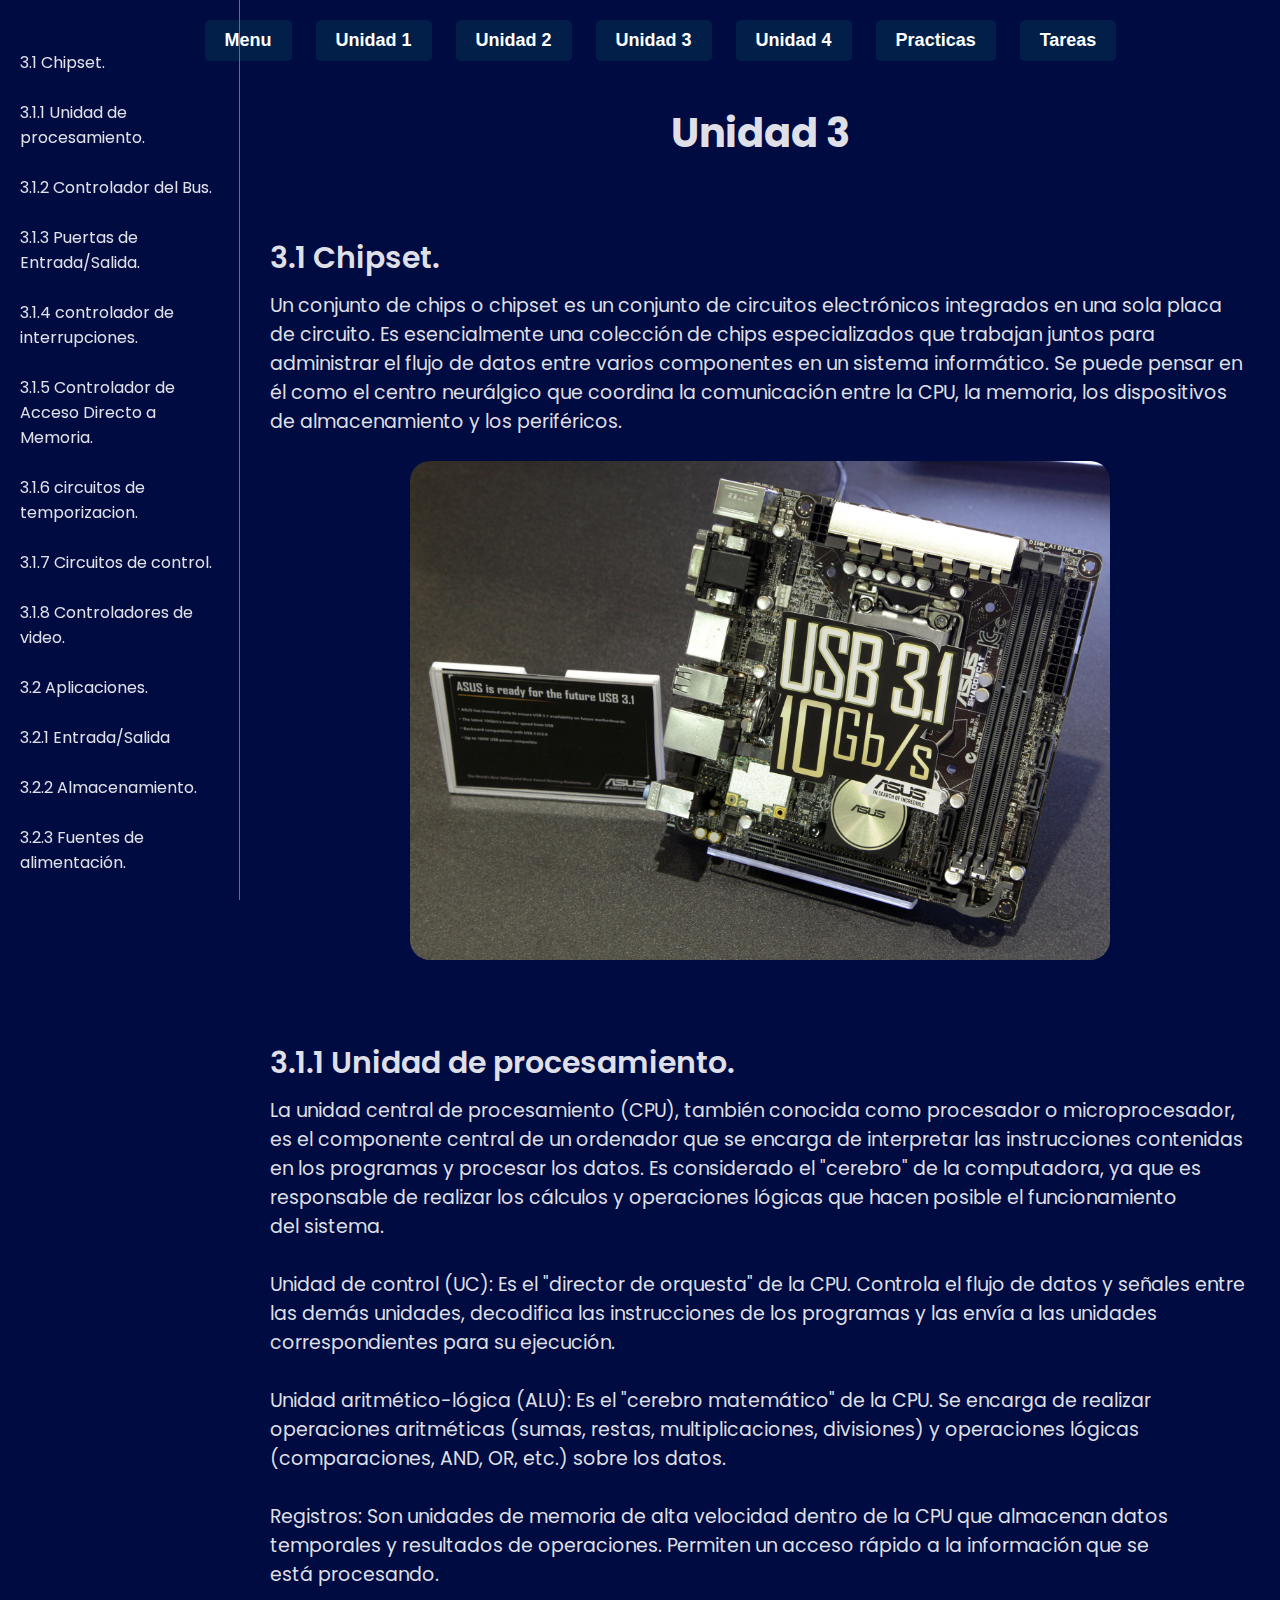
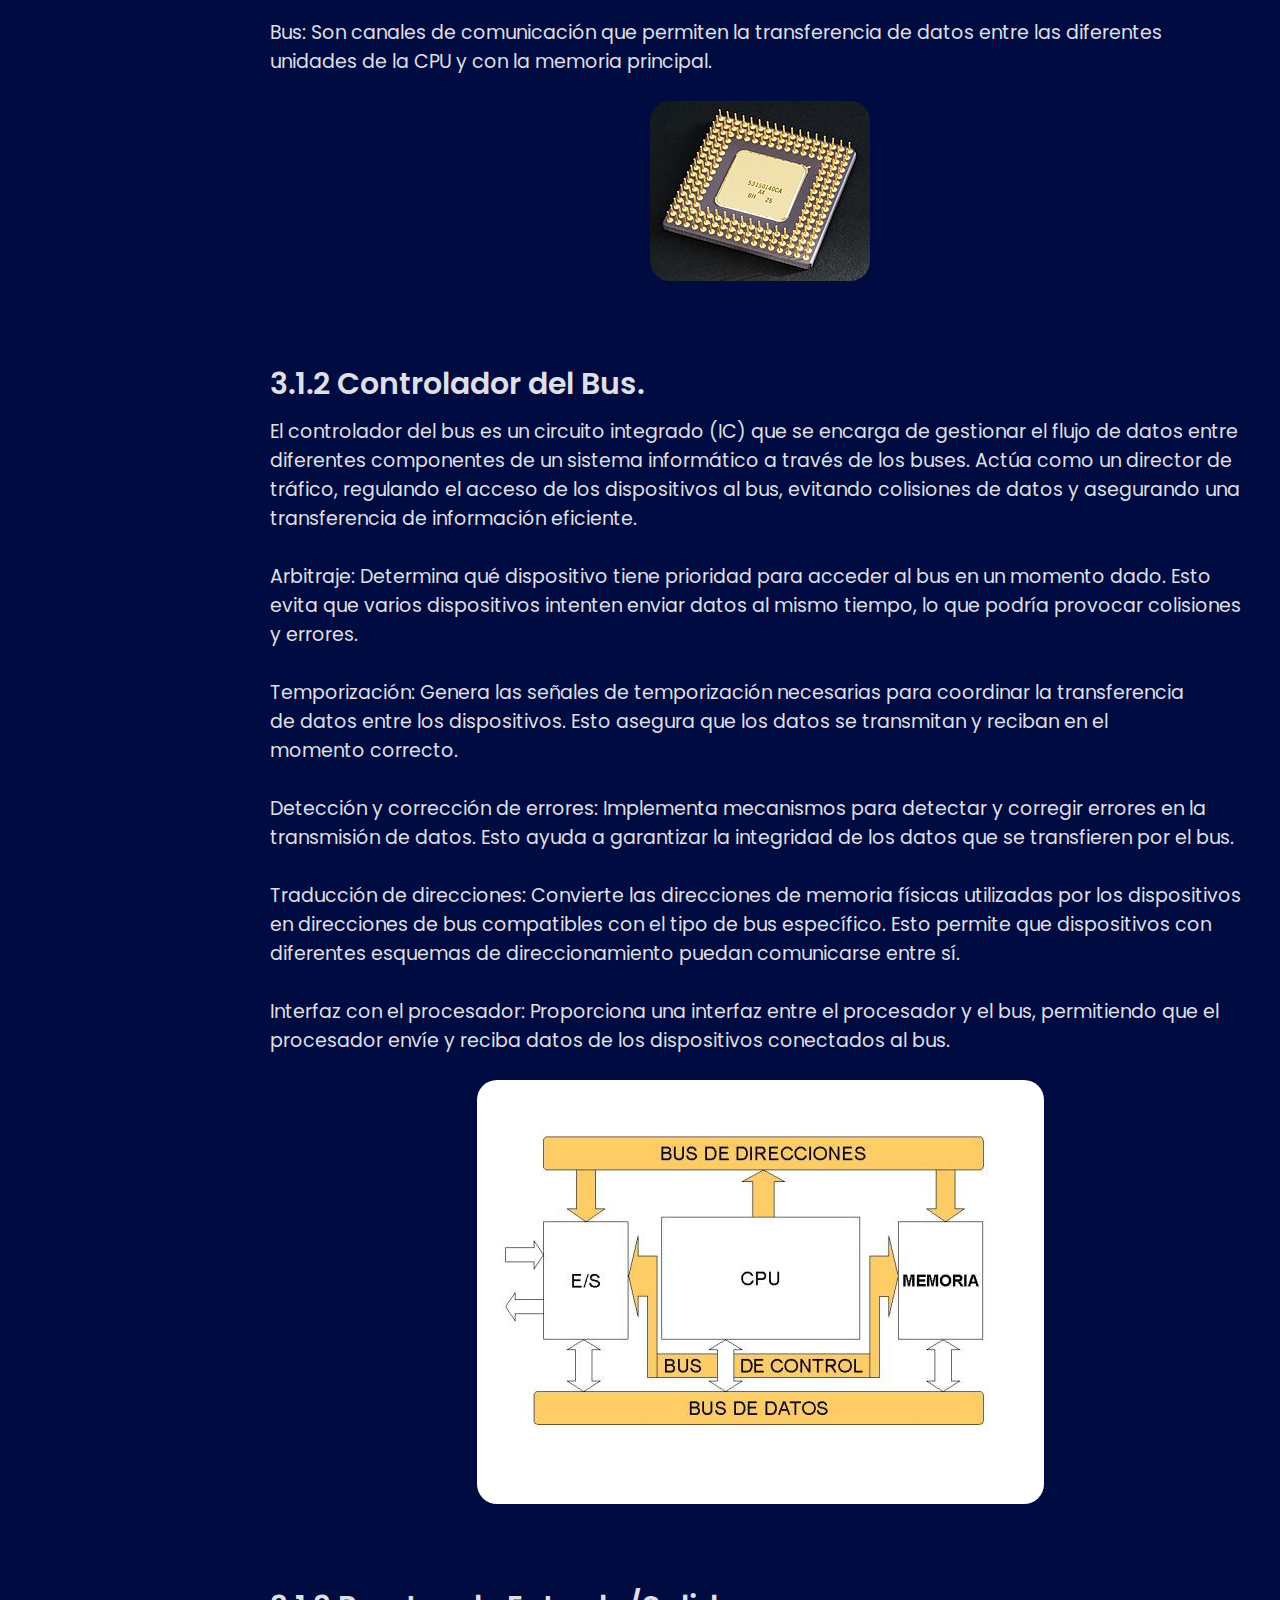
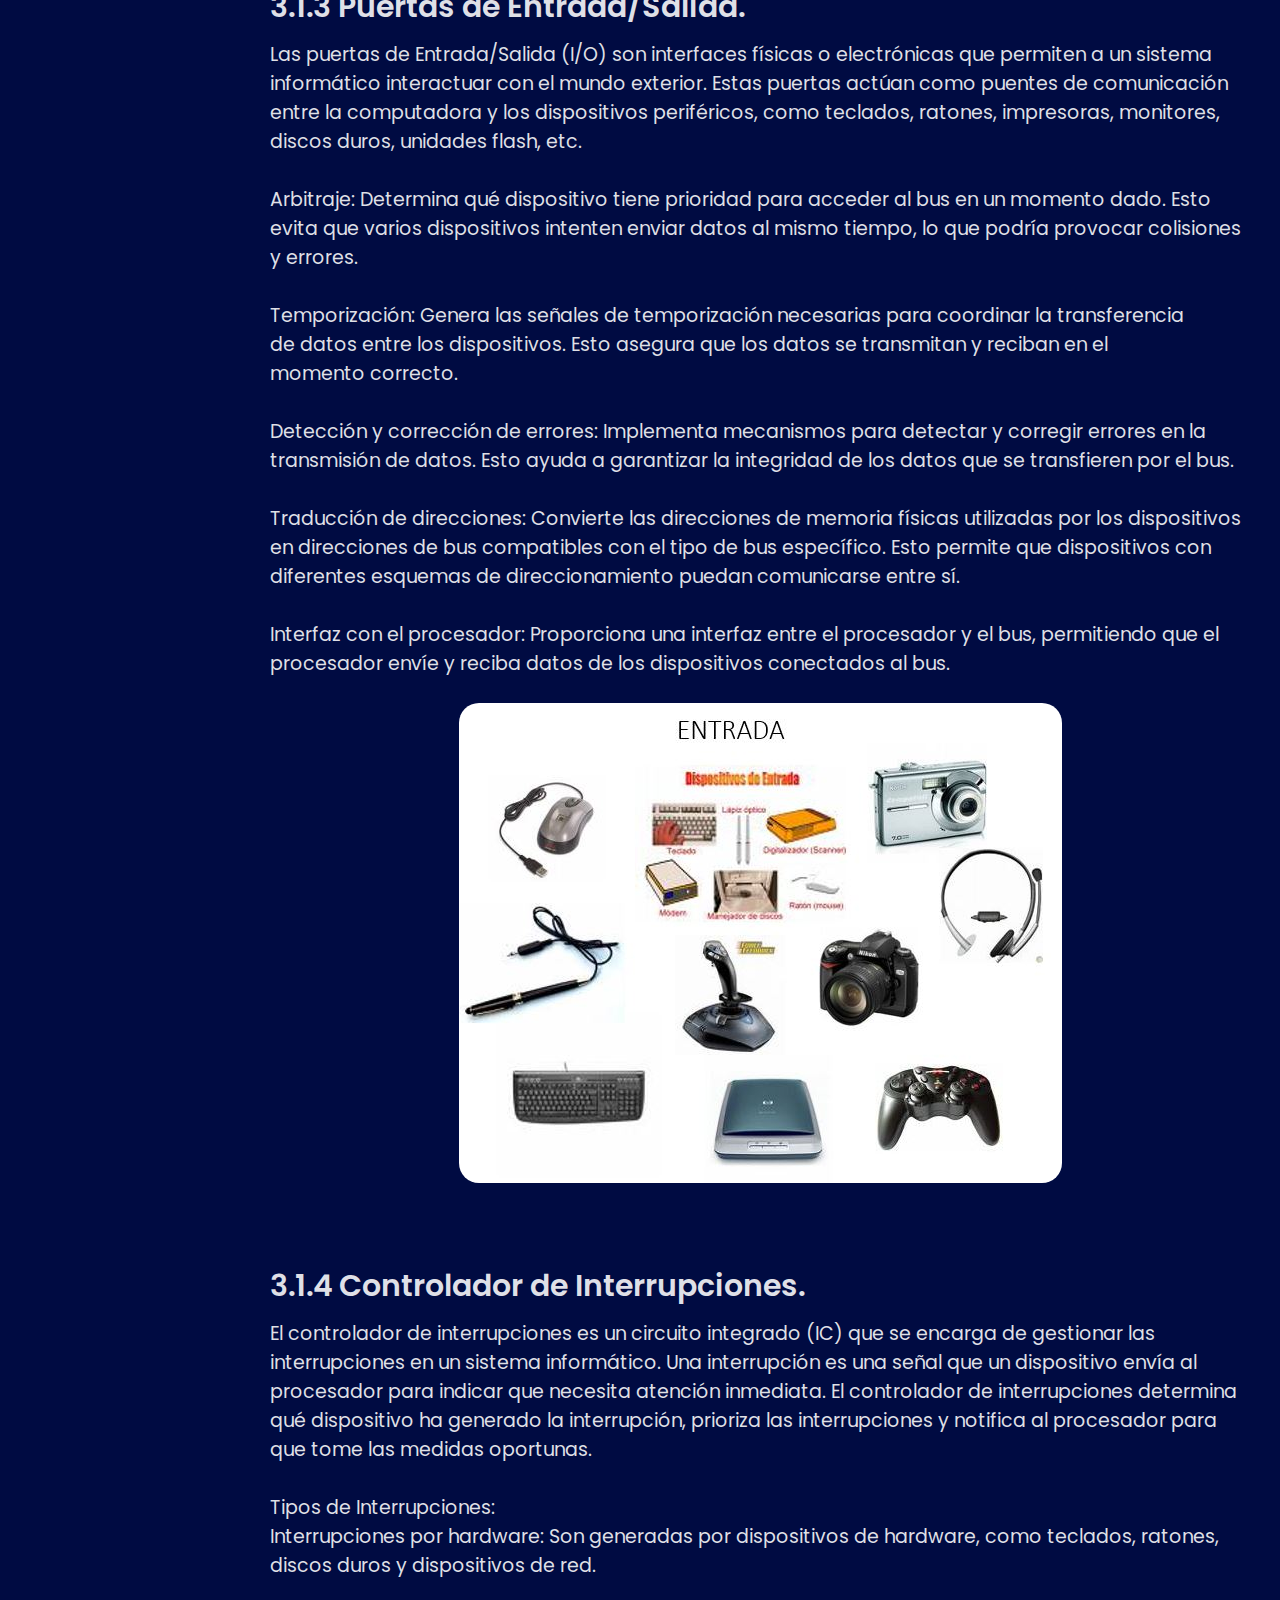
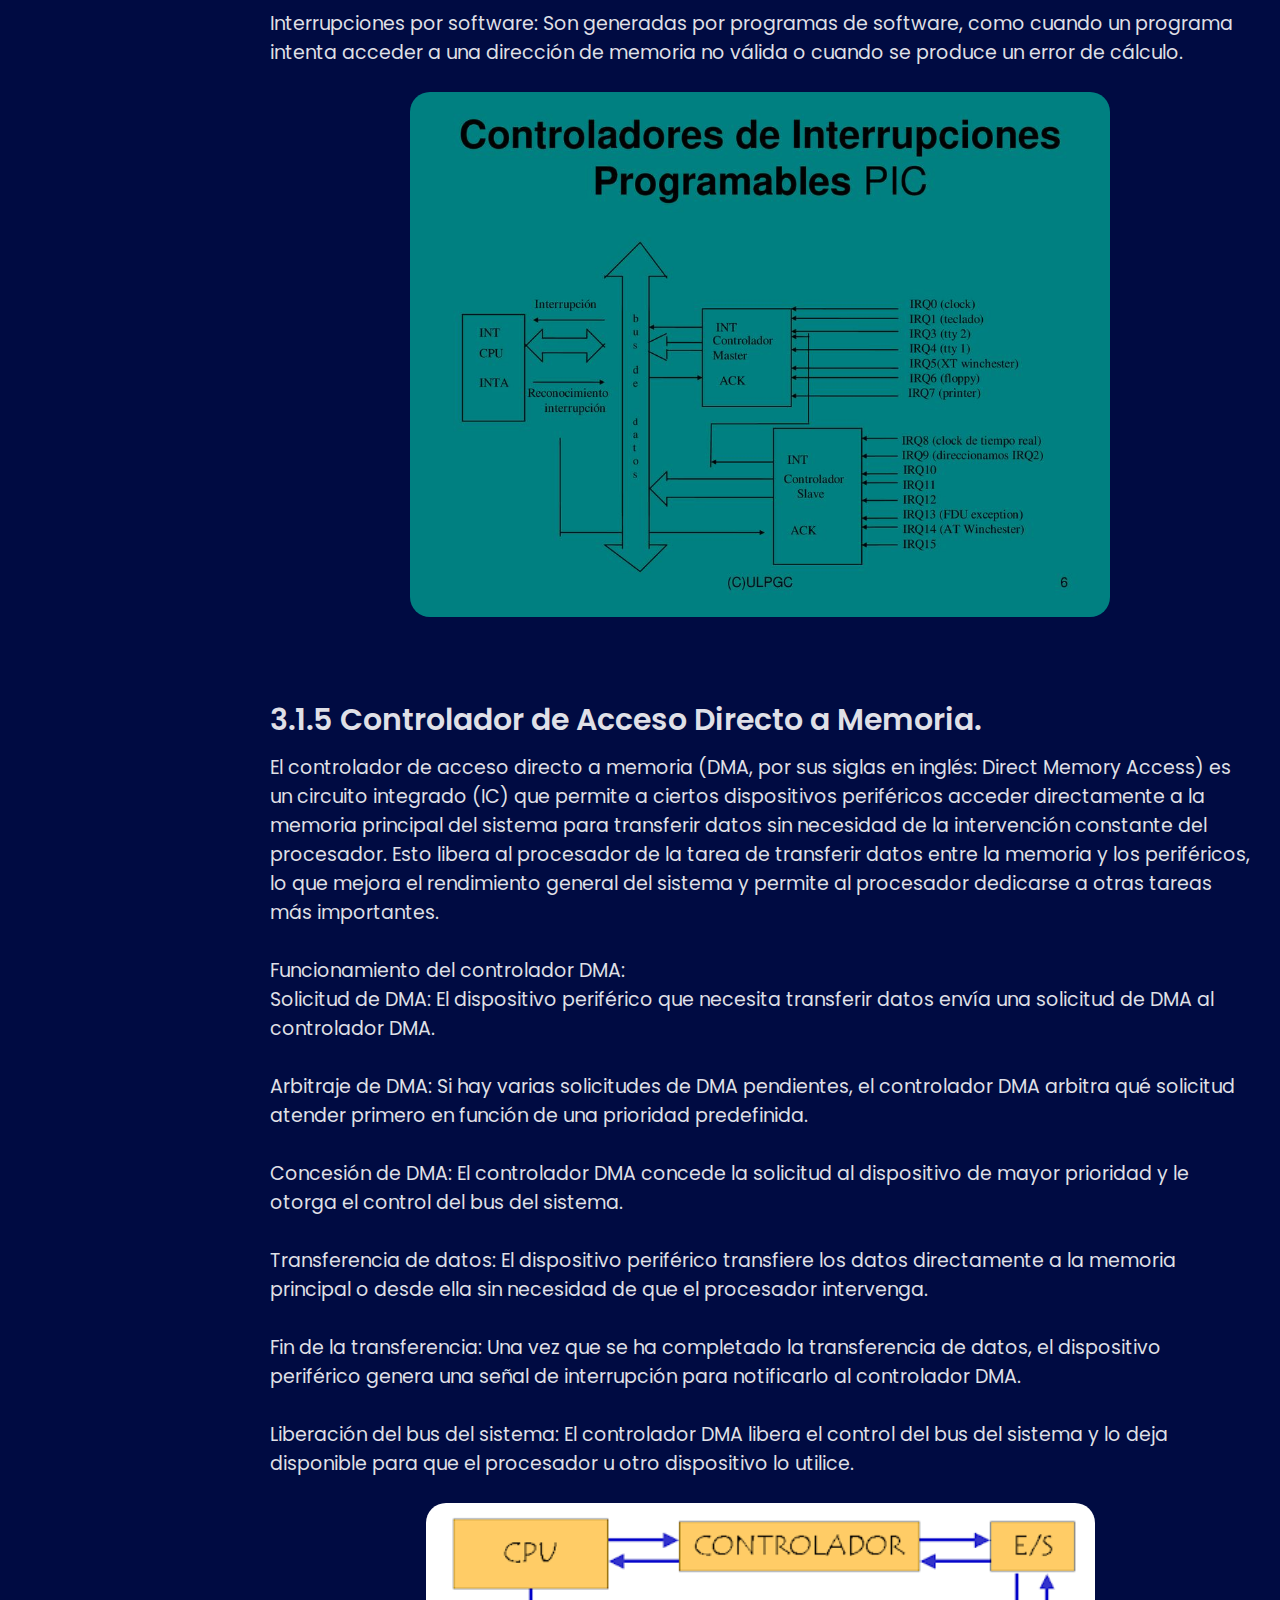
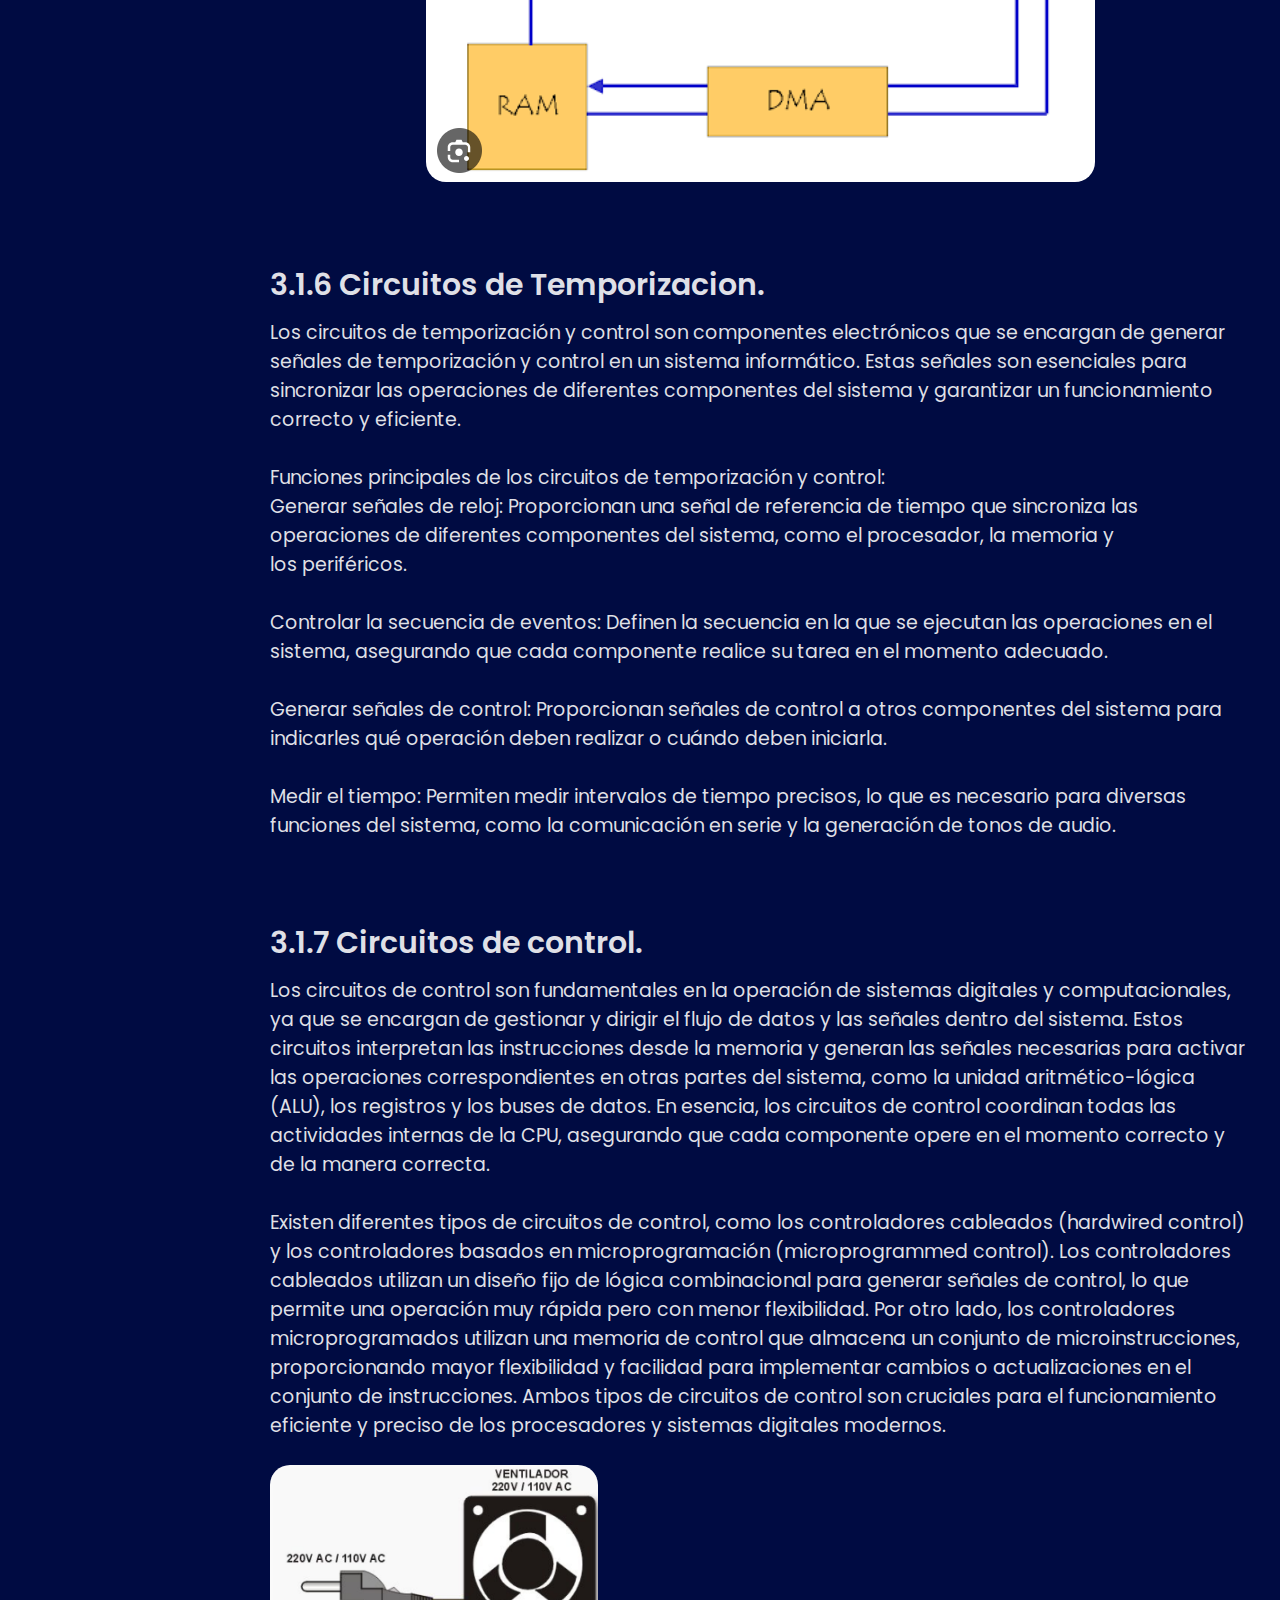
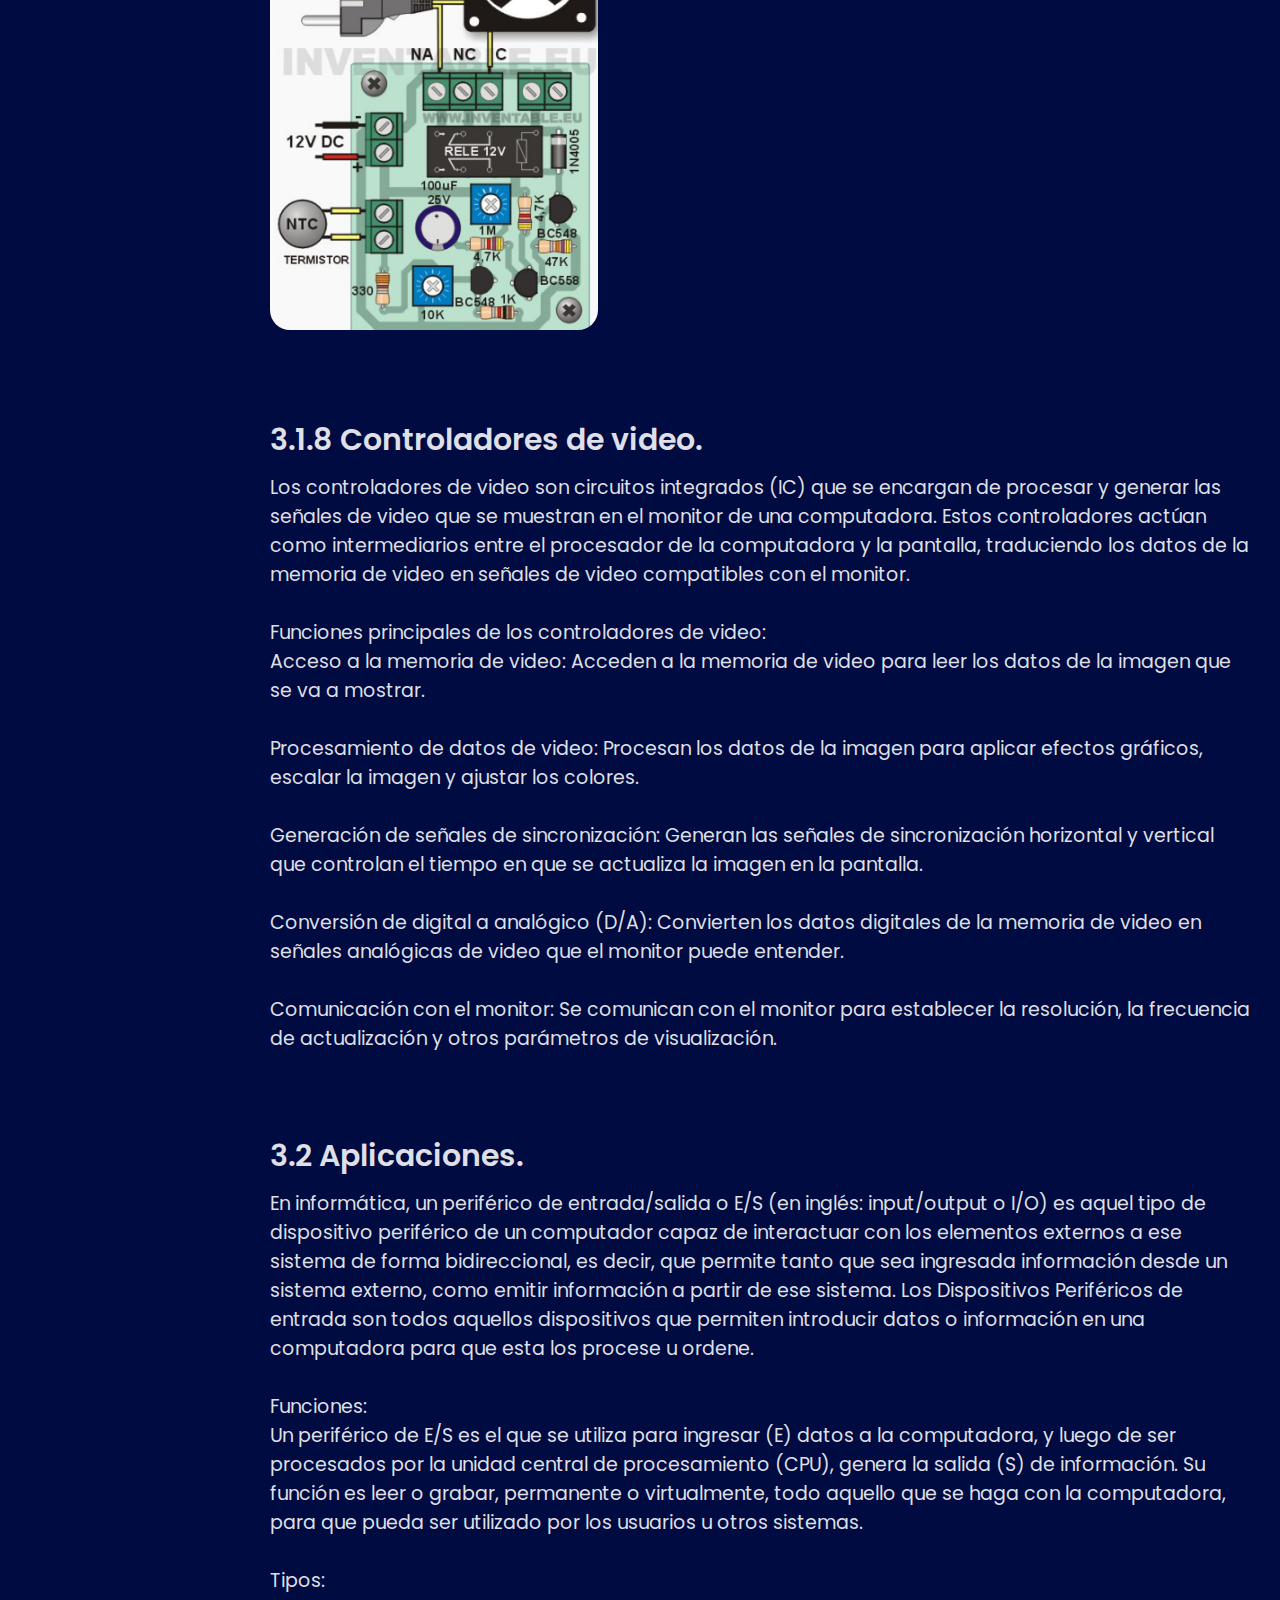
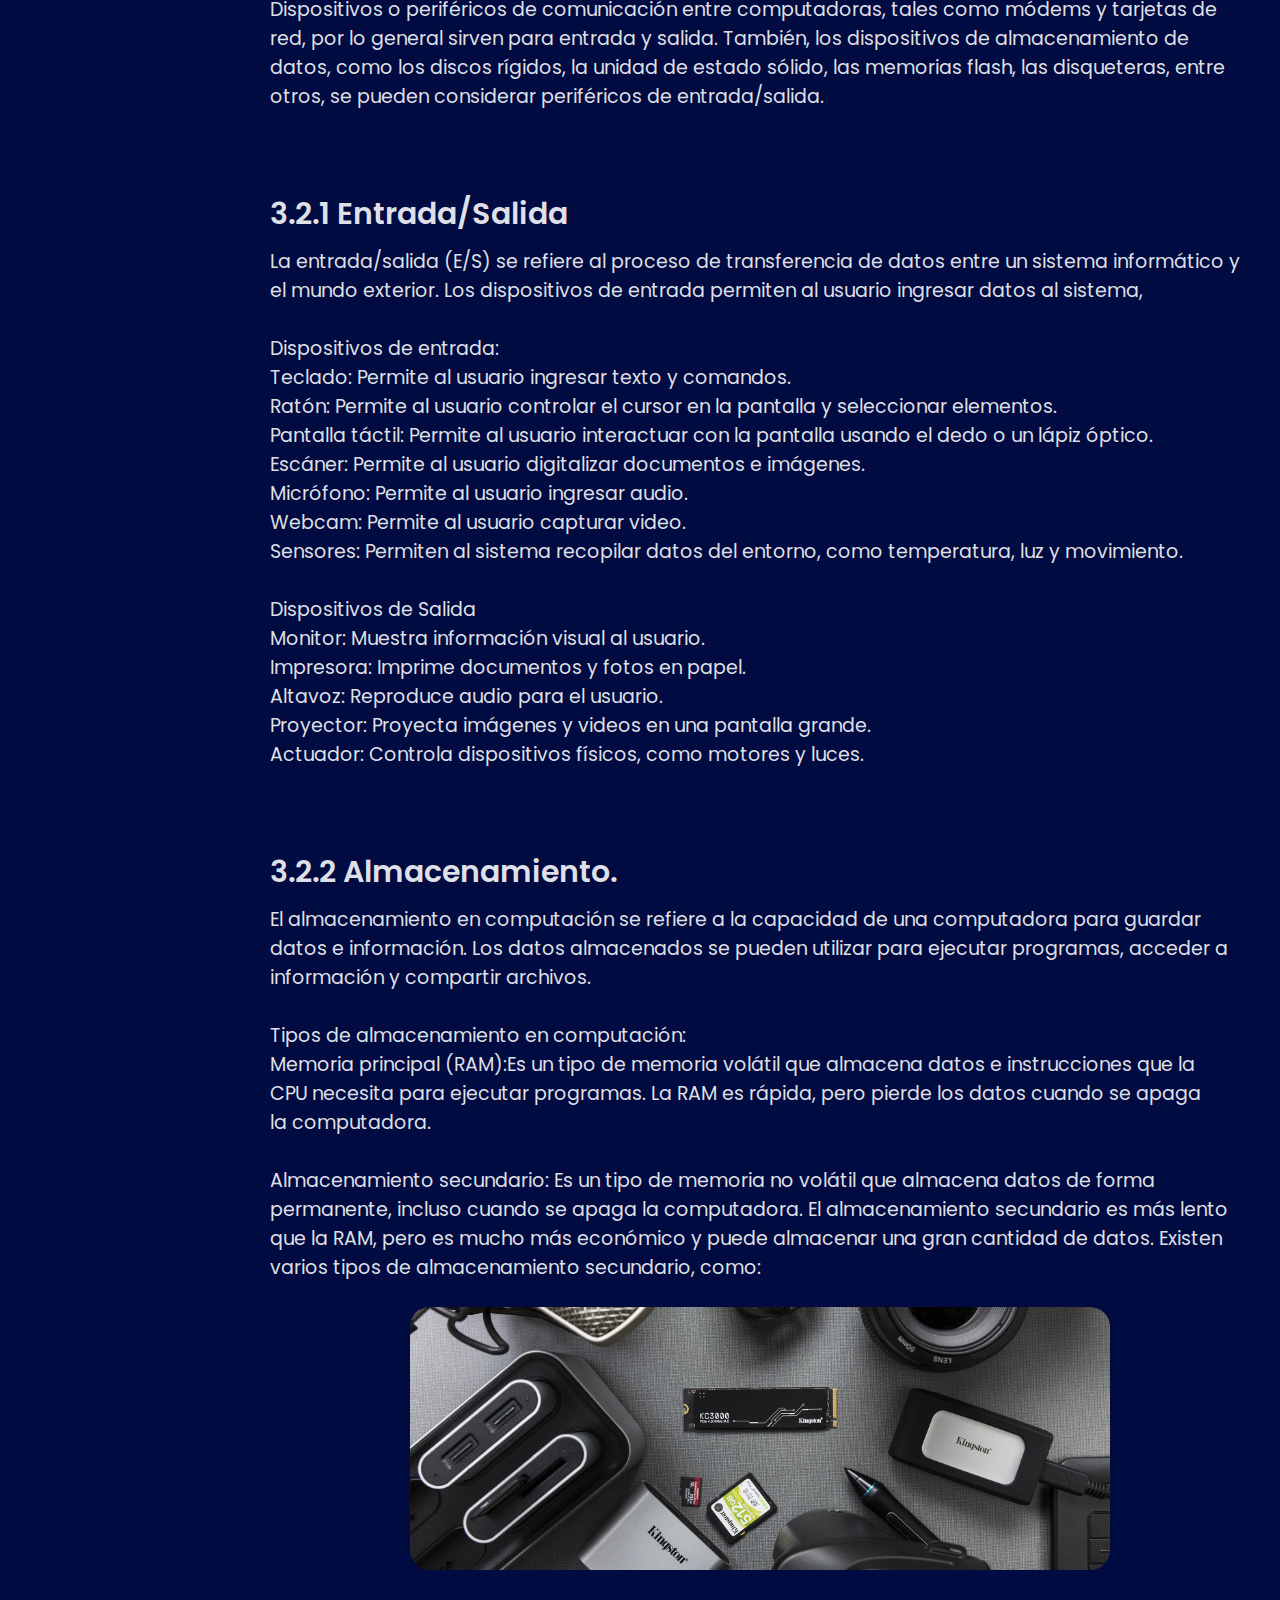
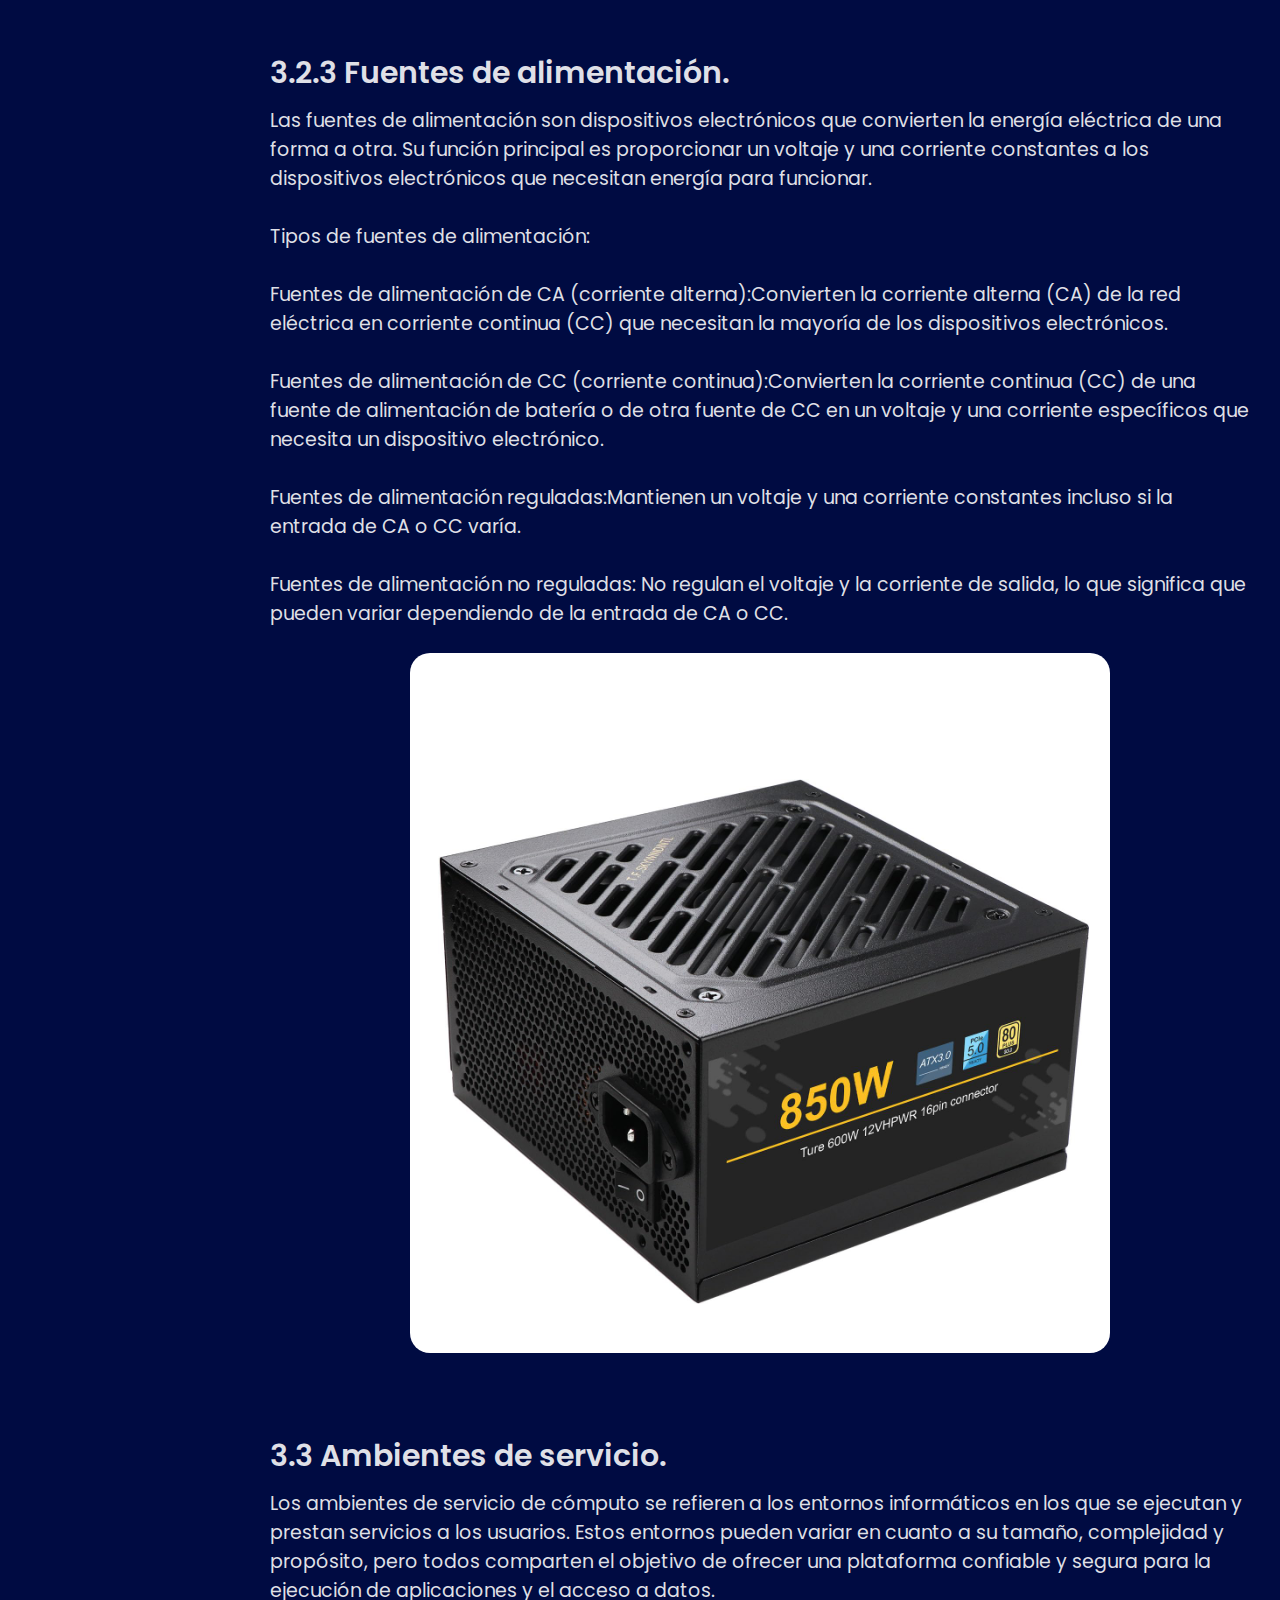
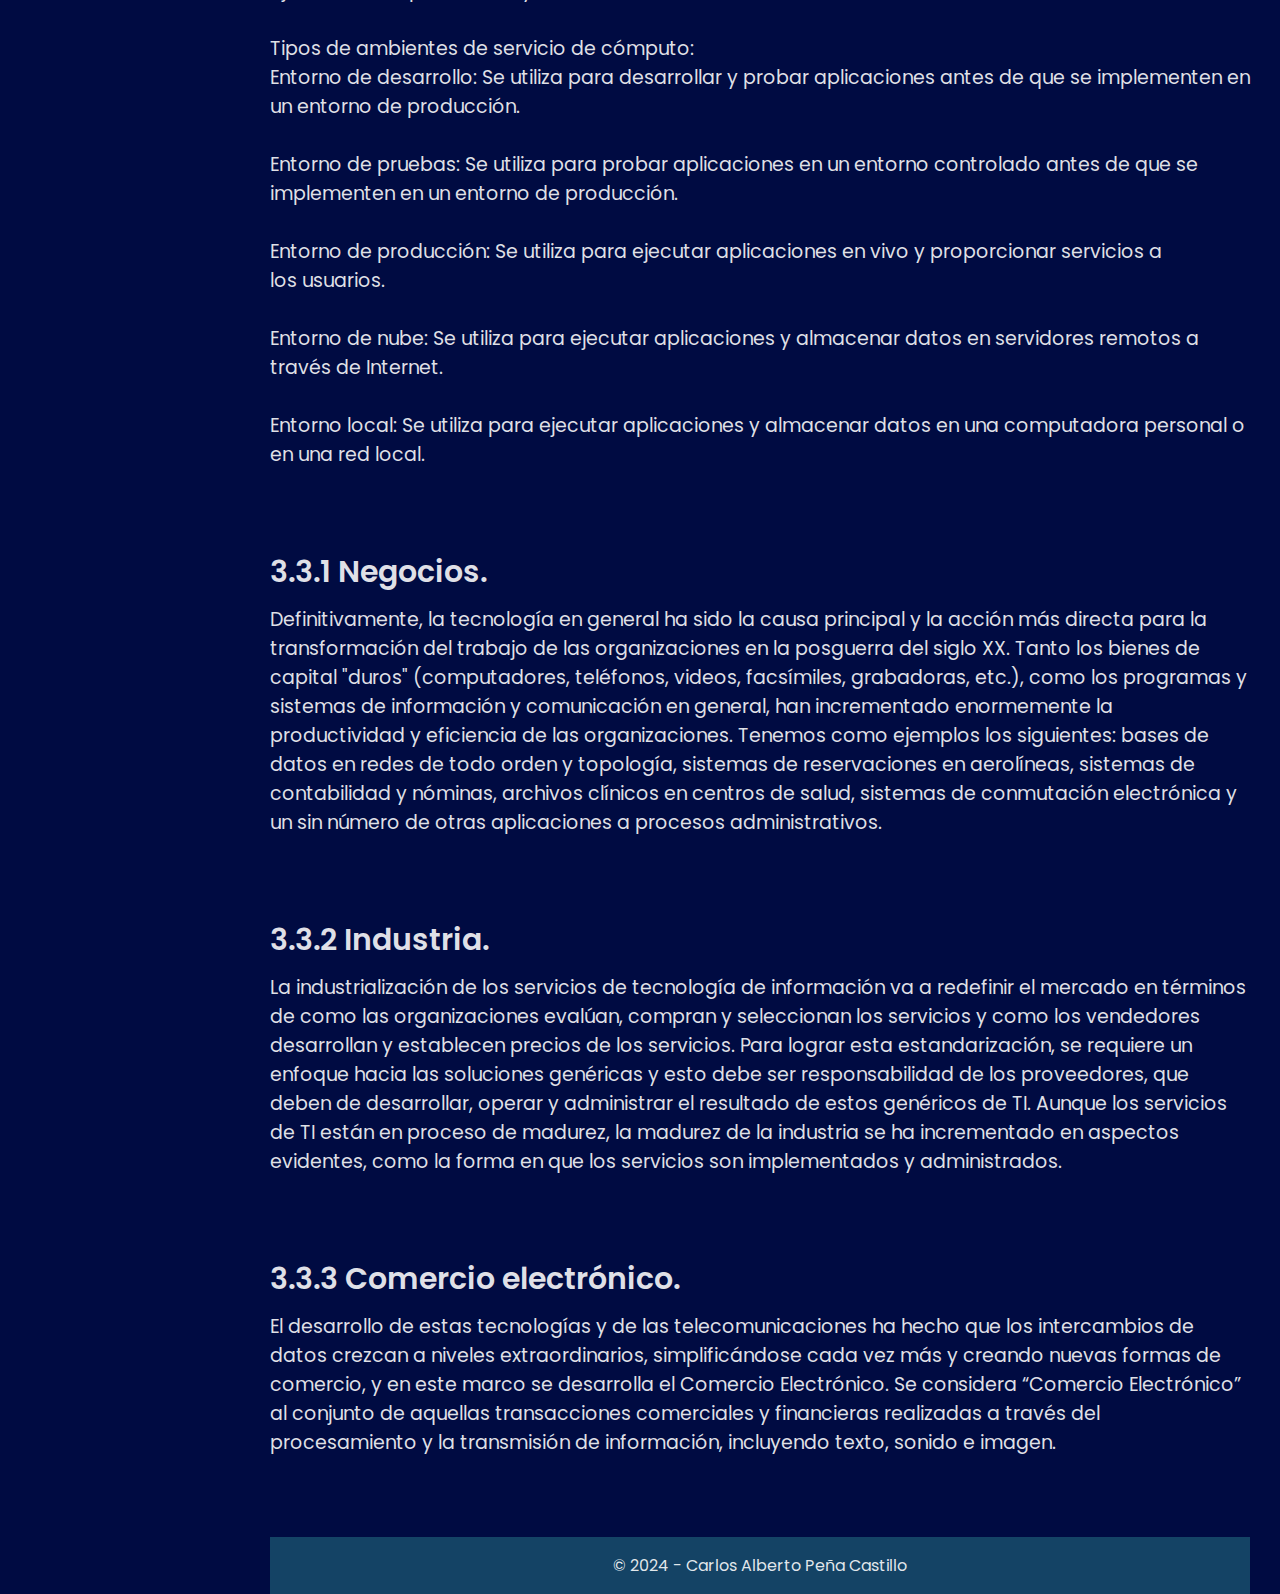
<file: pages/unidad3.html>
<!DOCTYPE html>
<html lang="es">

<head>
  <meta charset="UTF-8" />
  <meta name="viewport" content="width=device-width, initial-scale=1.0" />
  <link rel="stylesheet" href="../styles/index.css" />
  <title>Unidad 3</title>
</head>

<body>
  <header>
    <div class="buttons">
      <button onclick="window.location.href = '../index.html';">Menu</button>
      <button onclick="window.location.href = 'unidad1';">Unidad 1</button>
      <button onclick="window.location.href = 'unidad2.html';">Unidad 2</button>
      <button onclick="window.location.href = '';">Unidad 3</button>
      <button onclick="window.location.href = 'unidad4.html';">Unidad 4</button>
      <button onclick="window.location.href = 'practicas.html';">Practicas</button>
      <button onclick="window.location.href = 'Tareas.html';">Tareas</button>
    </div>
  </header>
  <div id="app">
    <div class="layout">
      <nav>
        <ol>
          <li><a href="#3.1 Chipset">3.1 Chipset.</a></li><br>
          <li><a href="#3.1.1 Unidad de procesamiento.">3.1.1 Unidad de procesamiento.</a></li><br>
          <li><a href="#3.1.2 Controlador del Bus.">3.1.2 Controlador del Bus.</a></li><br>
          <li><a href="#3.1.3 Puertas de Entrada/Salida.">3.1.3 Puertas de Entrada/Salida.</a></li><br>
          <li><a href="#3.1.4 controlador de interrupciones.">3.1.4 controlador de interrupciones.</a></li><br>
          <li><a href="#3.1.5 Controlador de Acceso Directo a Memoria.">3.1.5 Controlador de Acceso Directo a
              Memoria.</a></li><br>
          <li><a href="#3.1.6 circuitos de temporizacion.">3.1.6 circuitos de temporizacion.</a></li><br>
          <li><a href="#3.1.7 Circuitos de control.">3.1.7 Circuitos de control.</a></li><br>
          <li><a href="#3.1.8 Controladores de video.">3.1.8 Controladores de video.</a></li><br>
          <li><a href="#3.2 Aplicaciones.">3.2 Aplicaciones.</a></li><br>
          <li><a href="#3.2.1 Entrada/Salida">3.2.1 Entrada/Salida</a></li><br>
          <li><a href="#3.2.2 Almacenamiento.">3.2.2 Almacenamiento.</a></li><br>
          <li><a href="#3.2.3 Fuentes de alimentación.">3.2.3 Fuentes de alimentación.</a></li><br>
          <li><a href="#3.3 Ambientes de servicio.">3.3 Ambientes de servicio.</a></li><br>
          <li><a href="#3.3.1 Negocios.">3.3.1 Negocios.</a></li><br>
          <li><a href="#3.3.2 Industria.">3.3.2 Industria.</a></li><br>
          <li><a href="#3.3.3 Comercio electrónico.">3.3.3 Comercio electrónico.</a></li><br>
        </ol>
      </nav>
      <div class="center-cont">
        <main class=" contenido">
          <h1>Unidad 3</h1>
          <!-- Subtema 3.1 Chipset.-->
          <section id="3.1 Chipset">
            <strong class="subtopic">3.1 Chipset.</strong>
            <p class="text">
              Un conjunto de chips o chipset es un conjunto de circuitos electrónicos integrados en una sola placa de
              circuito. Es esencialmente una colección de chips especializados que trabajan juntos para administrar el
              flujo
              de datos entre varios componentes en un sistema informático. Se puede pensar en él como el centro
              neurálgico
              que coordina la comunicación entre la CPU, la memoria, los dispositivos de almacenamiento y los
              periféricos.
            </p>
            <figure class="topic-figure">
              <img class="topic-img" src="../images/unidad3/chipset.jpg" alt="" />
            </figure>
          </section>

          <!-- Subtema 3.1.1 Unidad de procesamiento.-->
          <section id="3.1.1 Unidad de procesamiento.">
            <strong class="subtopic">3.1.1 Unidad de procesamiento.</strong>
            <p class="text">
              La unidad central de procesamiento (CPU), también conocida como procesador o microprocesador, es el
              componente
              central de un ordenador que se encarga de interpretar las instrucciones contenidas en los programas y
              procesar
              los datos. Es considerado el "cerebro" de la computadora, ya que es responsable de realizar los cálculos y
              operaciones lógicas que hacen posible el funcionamiento del sistema.
              <br /><br />
              Unidad de control (UC): Es el "director de orquesta" de la CPU. Controla el flujo de datos y señales entre
              las
              demás unidades, decodifica las instrucciones de los programas y las envía a las unidades correspondientes
              para
              su ejecución.
              <br /><br />
              Unidad aritmético-lógica (ALU): Es el "cerebro matemático" de la CPU. Se encarga de realizar operaciones
              aritméticas (sumas, restas, multiplicaciones, divisiones) y operaciones lógicas (comparaciones, AND, OR,
              etc.)
              sobre los datos.
              <br /><br />
              Registros: Son unidades de memoria de alta velocidad dentro de la CPU que almacenan datos temporales y
              resultados de operaciones. Permiten un acceso rápido a la información que se está procesando.
              <br /><br />
              Bus: Son canales de comunicación que permiten la transferencia de datos entre las diferentes unidades de
              la
              CPU y con la memoria principal.
            </p>
            <figure class="topic-figure">
              <img class="topic-img" src="../images/unidad3/cpu.jpg" alt="" />
            </figure>
          </section>

          <!-- Subtema 3.1.2 Controlador del Bus.-->
          <section id="3.1.2 Controlador del Bus.">
            <strong class="subtopic">3.1.2 Controlador del Bus.</strong>
            <p class="text">
              El controlador del bus es un circuito integrado (IC) que se encarga de gestionar el flujo de datos entre
              diferentes componentes de un sistema informático a través de los buses. Actúa como un director de tráfico,
              regulando el acceso de los dispositivos al bus, evitando colisiones de datos y asegurando una
              transferencia
              de
              información eficiente.
              <br /><br />
              Arbitraje: Determina qué dispositivo tiene prioridad para acceder al bus en un momento dado. Esto evita
              que
              varios dispositivos intenten enviar datos al mismo tiempo, lo que podría provocar colisiones y errores.
              <br /><br />
              Temporización: Genera las señales de temporización necesarias para coordinar la transferencia de datos
              entre
              los dispositivos. Esto asegura que los datos se transmitan y reciban en el momento correcto.
              <br /><br />
              Detección y corrección de errores: Implementa mecanismos para detectar y corregir errores en la
              transmisión
              de
              datos. Esto ayuda a garantizar la integridad de los datos que se transfieren por el bus.
              <br /><br />
              Traducción de direcciones: Convierte las direcciones de memoria físicas utilizadas por los dispositivos en
              direcciones de bus compatibles con el tipo de bus específico. Esto permite que dispositivos con diferentes
              esquemas de direccionamiento puedan comunicarse entre sí.
              <br /><br />
              Interfaz con el procesador: Proporciona una interfaz entre el procesador y el bus, permitiendo que el
              procesador envíe y reciba datos de los dispositivos conectados al bus.
            </p>
            <figure class="topic-figure">
              <img class="topic-img" src="../images/unidad3/bus.jpg" alt="" />
            </figure>
          </section>
          <!-- Subtema 3.1.3 Puertas de Entrada/Salida.-->
          <section id="3.1.3 Puertas de Entrada/Salida.">
            <strong class="subtopic">3.1.3 Puertas de Entrada/Salida.</strong>
            <p class="text">
              Las puertas de Entrada/Salida (I/O) son interfaces físicas o electrónicas que permiten a un sistema
              informático interactuar con el mundo exterior. Estas puertas actúan como puentes de comunicación entre la
              computadora y los dispositivos periféricos, como teclados, ratones, impresoras, monitores, discos duros,
              unidades flash, etc.
              <br /><br />
              Arbitraje: Determina qué dispositivo tiene prioridad para acceder al bus en un momento dado. Esto evita
              que
              varios dispositivos intenten enviar datos al mismo tiempo, lo que podría provocar colisiones y errores.
              <br /><br />
              Temporización: Genera las señales de temporización necesarias para coordinar la transferencia de datos
              entre
              los dispositivos. Esto asegura que los datos se transmitan y reciban en el momento correcto.
              <br /><br />
              Detección y corrección de errores: Implementa mecanismos para detectar y corregir errores en la
              transmisión
              de
              datos. Esto ayuda a garantizar la integridad de los datos que se transfieren por el bus.
              <br /><br />
              Traducción de direcciones: Convierte las direcciones de memoria físicas utilizadas por los dispositivos en
              direcciones de bus compatibles con el tipo de bus específico. Esto permite que dispositivos con diferentes
              esquemas de direccionamiento puedan comunicarse entre sí.
              <br /><br />
              Interfaz con el procesador: Proporciona una interfaz entre el procesador y el bus, permitiendo que el
              procesador envíe y reciba datos de los dispositivos conectados al bus.
            </p>
            <figure class="topic-figure">
              <img class="topic-img" src="../images/unidad3/e-s.jpg" alt="" />
            </figure>
          </section>

          <!-- Subtema 3.1.4 controlador de interrupciones.-->
          <section id="3.1.4 controlador de interrupciones.">
            <strong class="subtopic">3.1.4 Controlador de Interrupciones.</strong>
            <p class="text">
              El controlador de interrupciones es un circuito integrado (IC) que se encarga de gestionar las
              interrupciones
              en un sistema informático. Una interrupción es una señal que un dispositivo envía al procesador para
              indicar
              que necesita atención inmediata. El controlador de interrupciones determina qué dispositivo ha generado la
              interrupción, prioriza las interrupciones y notifica al procesador para que tome las medidas oportunas.
              <br /><br />
              Tipos de Interrupciones:
              <br />
              Interrupciones por hardware: Son generadas por dispositivos de hardware, como teclados, ratones, discos
              duros
              y dispositivos de red.
              <br /><br />
              Interrupciones por software: Son generadas por programas de software, como cuando un programa intenta
              acceder
              a una dirección de memoria no válida o cuando se produce un error de cálculo.
            </p>
            <figure class="topic-figure">
              <img class="topic-img" src="../images/unidad3/inter.jpg" alt="" />
            </figure>
          </section>

          <!-- Subtema 3.1.5 controlador de acceso directo a memoria.-->
          <section id="3.1.5 Controlador de Acceso Directo a Memoria.">
            <strong class="subtopic">3.1.5 Controlador de Acceso Directo a Memoria.</strong>
            <p class="text">
              El controlador de acceso directo a memoria (DMA, por sus siglas en inglés: Direct Memory Access) es un
              circuito integrado (IC) que permite a ciertos dispositivos periféricos acceder directamente a la memoria
              principal del sistema para transferir datos sin necesidad de la intervención constante del procesador.
              Esto
              libera al procesador de la tarea de transferir datos entre la memoria y los periféricos, lo que mejora el
              rendimiento general del sistema y permite al procesador dedicarse a otras tareas más importantes.
              <br /><br />
              Funcionamiento del controlador DMA:
              <br />
              Solicitud de DMA: El dispositivo periférico que necesita transferir datos envía una solicitud de DMA al
              controlador DMA.
              <br /><br />
              Arbitraje de DMA: Si hay varias solicitudes de DMA pendientes, el controlador DMA arbitra qué solicitud
              atender primero en función de una prioridad predefinida.
              <br /><br />
              Concesión de DMA: El controlador DMA concede la solicitud al dispositivo de mayor prioridad y le otorga el
              control del bus del sistema.
              <br /><br />
              Transferencia de datos: El dispositivo periférico transfiere los datos directamente a la memoria principal
              o
              desde ella sin necesidad de que el procesador intervenga.
              <br /><br />
              Fin de la transferencia: Una vez que se ha completado la transferencia de datos, el dispositivo periférico
              genera una señal de interrupción para notificarlo al controlador DMA.
              <br /><br />
              Liberación del bus del sistema: El controlador DMA libera el control del bus del sistema y lo deja
              disponible
              para que el procesador u otro dispositivo lo utilice.
            </p>
            <figure class="topic-figure">
              <img class="topic-img" src="../images/unidad3/acceso.png" alt="" />
            </figure>
          </section>

          <!-- Subtema 3.1.6 circuitos de temporizacion.-->
          <section id="3.1.6 circuitos de temporizacion.">
            <strong class="subtopic">3.1.6 Circuitos de Temporizacion.</strong>
            <p class="text">
              Los circuitos de temporización y control son componentes electrónicos que se encargan de generar señales
              de
              temporización y control en un sistema informático. Estas señales son esenciales para sincronizar las
              operaciones de diferentes componentes del sistema y garantizar un funcionamiento correcto y eficiente.
              <br /><br />
              Funciones principales de los circuitos de temporización y control:
              <br />
              Generar señales de reloj: Proporcionan una señal de referencia de tiempo que sincroniza las operaciones de
              diferentes componentes del sistema, como el procesador, la memoria y los periféricos.
              <br /><br />
              Controlar la secuencia de eventos: Definen la secuencia en la que se ejecutan las operaciones en el
              sistema,
              asegurando que cada componente realice su tarea en el momento adecuado.
              <br /><br />
              Generar señales de control: Proporcionan señales de control a otros componentes del sistema para
              indicarles
              qué operación deben realizar o cuándo deben iniciarla.
              <br /><br />
              Medir el tiempo: Permiten medir intervalos de tiempo precisos, lo que es necesario para diversas funciones
              del
              sistema, como la comunicación en serie y la generación de tonos de audio.
            </p>
          </section>

          <!-- Subtema 3.1.7 Circuitos de control.-->
          <section id="3.1.7 Circuitos de control.">
            <strong class="subtopic">3.1.7 Circuitos de control.</strong>
            <p class="text">Los circuitos de control son fundamentales en la operación de sistemas digitales y
              computacionales, ya que se encargan de gestionar y dirigir el flujo de datos y las señales dentro del
              sistema. Estos circuitos interpretan las instrucciones desde la memoria y generan las señales necesarias
              para activar las operaciones correspondientes en otras partes del sistema, como la unidad
              aritmético-lógica (ALU), los registros y los buses de datos. En esencia, los circuitos de control
              coordinan todas las actividades internas de la CPU, asegurando que cada componente opere en el momento
              correcto y de la manera correcta.
              <br /><br />
              Existen diferentes tipos de circuitos de control, como los controladores cableados (hardwired control) y
              los controladores basados en microprogramación (microprogrammed control). Los controladores cableados
              utilizan un diseño fijo de lógica combinacional para generar señales de control, lo que permite una
              operación muy rápida pero con menor flexibilidad. Por otro lado, los controladores microprogramados
              utilizan una memoria de control que almacena un conjunto de microinstrucciones, proporcionando mayor
              flexibilidad y facilidad para implementar cambios o actualizaciones en el conjunto de instrucciones. Ambos
              tipos de circuitos de control son cruciales para el funcionamiento eficiente y preciso de los procesadores
              y sistemas digitales modernos.

            </p>
            <img class="topic-img" src="../images/unidad3/7.png" alt="" />
          </section>

          <!-- Subtema 3.1.8 Controladores de video.-->
          <section id="3.1.8 Controladores de video.">
            <strong class="subtopic">3.1.8 Controladores de video.</strong>
            <p class="text">
              Los controladores de video son circuitos integrados (IC) que se encargan de procesar y generar las señales
              de
              video que se muestran en el monitor de una computadora. Estos controladores actúan como intermediarios
              entre
              el procesador de la computadora y la pantalla, traduciendo los datos de la memoria de video en señales de
              video compatibles con el monitor.
              <br /><br />
              Funciones principales de los controladores de video:
              <br />
              Acceso a la memoria de video: Acceden a la memoria de video para leer los datos de la imagen que se va a
              mostrar.
              <br /><br />
              Procesamiento de datos de video: Procesan los datos de la imagen para aplicar efectos gráficos, escalar la
              imagen y ajustar los colores.
              <br /><br />
              Generación de señales de sincronización: Generan las señales de sincronización horizontal y vertical que
              controlan el tiempo en que se actualiza la imagen en la pantalla.
              <br /><br />
              Conversión de digital a analógico (D/A): Convierten los datos digitales de la memoria de video en señales
              analógicas de video que el monitor puede entender.
              <br /><br />
              Comunicación con el monitor: Se comunican con el monitor para establecer la resolución, la frecuencia de
              actualización y otros parámetros de visualización.
            </p>
          </section>

          <!-- Subtema 3.2 Aplicaciones.-->
          <section id="3.2 Aplicaciones.">
            <strong class="subtopic">3.2 Aplicaciones.</strong>
            <p class="text">
              En informática, un periférico de entrada/salida o E/S (en inglés: input/output o I/O) es aquel tipo de
              dispositivo periférico de un computador capaz de interactuar con los elementos externos a ese sistema de
              forma
              bidireccional, es decir, que permite tanto que sea ingresada información desde un sistema externo, como
              emitir
              información a partir de ese sistema. Los Dispositivos Periféricos de entrada son todos aquellos
              dispositivos
              que permiten introducir datos o información en una computadora para que esta los procese u ordene.
              <br /><br />
              Funciones:
              <br />
              Un periférico de E/S es el que se utiliza para ingresar (E) datos a la computadora, y luego de ser
              procesados
              por la unidad central de procesamiento (CPU), genera la salida (S) de información. Su función es leer o
              grabar, permanente o virtualmente, todo aquello que se haga con la computadora, para que pueda ser
              utilizado
              por los usuarios u otros sistemas.
              <br /><br />
              Tipos:
              <br />
              Dispositivos o periféricos de comunicación entre computadoras, tales como módems y tarjetas de red, por lo
              general sirven para entrada y salida. También, los dispositivos de almacenamiento de datos, como los
              discos
              rígidos, la unidad de estado sólido, las memorias flash, las disqueteras, entre otros, se pueden
              considerar
              periféricos de entrada/salida.
            </p>
          </section>

          <!-- Subtema 3.2.1 Entrada/Salida-->
          <section id="3.2.1 Entrada/Salida">
            <strong class="subtopic">3.2.1 Entrada/Salida</strong>
            <p class="text">
              La entrada/salida (E/S) se refiere al proceso de transferencia de datos entre un sistema informático y el
              mundo exterior. Los dispositivos de entrada permiten al usuario ingresar datos al sistema,
              <br /><br />
              Dispositivos de entrada:
              <br />
              Teclado: Permite al usuario ingresar texto y comandos.
              <br />
              Ratón: Permite al usuario controlar el cursor en la pantalla y seleccionar elementos.
              <br />
              Pantalla táctil: Permite al usuario interactuar con la pantalla usando el dedo o un lápiz óptico.
              <br />
              Escáner: Permite al usuario digitalizar documentos e imágenes.
              <br />
              Micrófono: Permite al usuario ingresar audio.
              <br />
              Webcam: Permite al usuario capturar video.
              <br />
              Sensores: Permiten al sistema recopilar datos del entorno, como temperatura, luz y movimiento.
              <br /><br />
              Dispositivos de Salida
              <br />
              Monitor: Muestra información visual al usuario.
              <br />
              Impresora: Imprime documentos y fotos en papel.
              <br />
              Altavoz: Reproduce audio para el usuario.
              <br />
              Proyector: Proyecta imágenes y videos en una pantalla grande.
              <br />
              Actuador: Controla dispositivos físicos, como motores y luces.
            </p>
          </section>

          <!-- 3.2.2 Almacenamiento.-->
          <section id="3.2.2 Almacenamiento.">
            <strong class="subtopic">3.2.2 Almacenamiento.</strong>
            <p class="text">
              El almacenamiento en computación se refiere a la capacidad de una computadora para guardar datos e
              información. Los datos almacenados se pueden utilizar para ejecutar programas, acceder a información y
              compartir archivos.
              <br /><br />
              Tipos de almacenamiento en computación:
              <br />
              Memoria principal (RAM):Es un tipo de memoria volátil que almacena datos e instrucciones que la CPU
              necesita
              para ejecutar programas. La RAM es rápida, pero pierde los datos cuando se apaga la computadora.
              <br /><br />
              Almacenamiento secundario: Es un tipo de memoria no volátil que almacena datos de forma permanente,
              incluso
              cuando se apaga la computadora. El almacenamiento secundario es más lento que la RAM, pero es mucho más
              económico y puede almacenar una gran cantidad de datos. Existen varios tipos de almacenamiento secundario,
              como:
            </p>
            <figure class="topic-figure">
              <img class="topic-img" src="../images/unidad3/alma.jpg" alt="" />
            </figure>
          </section>

          <!-- 3.2.3 Fuentes de alimentación.-->
          <section id="3.2.3 Fuentes de alimentación.">
            <strong class="subtopic">3.2.3 Fuentes de alimentación.</strong>
            <p class="text">
              Las fuentes de alimentación son dispositivos electrónicos que convierten la energía eléctrica de una forma
              a
              otra. Su función principal es proporcionar un voltaje y una corriente constantes a los dispositivos
              electrónicos que necesitan energía para funcionar.
              <br /><br />
              Tipos de fuentes de alimentación:
              <br /><br />
              Fuentes de alimentación de CA (corriente alterna):Convierten la corriente alterna (CA) de la red eléctrica
              en
              corriente continua (CC) que necesitan la mayoría de los dispositivos electrónicos.
              <br /><br />
              Fuentes de alimentación de CC (corriente continua):Convierten la corriente continua (CC) de una fuente de
              alimentación de batería o de otra fuente de CC en un voltaje y una corriente específicos que necesita un
              dispositivo electrónico.
              <br /><br />
              Fuentes de alimentación reguladas:Mantienen un voltaje y una corriente constantes incluso si la entrada de
              CA
              o CC varía.
              <br /><br />
              Fuentes de alimentación no reguladas: No regulan el voltaje y la corriente de salida, lo que significa que
              pueden variar dependiendo de la entrada de CA o CC.
            </p>
            <figure class="topic-figure">
              <img class="topic-img" src="../images/unidad3/fuente.jpg" alt="" />
            </figure>
          </section>

          <!-- 3.3 Ambientes de servicio.-->
          <section id="3.3 Ambientes de servicio.">
            <strong class="subtopic">3.3 Ambientes de servicio. </strong>
            <p class="text">
              Los ambientes de servicio de cómputo se refieren a los entornos informáticos en los que se ejecutan y
              prestan
              servicios a los usuarios. Estos entornos pueden variar en cuanto a su tamaño, complejidad y propósito,
              pero
              todos comparten el objetivo de ofrecer una plataforma confiable y segura para la ejecución de aplicaciones
              y
              el acceso a datos.
              <br /><br />
              Tipos de ambientes de servicio de cómputo:
              <br />
              Entorno de desarrollo: Se utiliza para desarrollar y probar aplicaciones antes de que se implementen en un
              entorno de producción.
              <br /><br />
              Entorno de pruebas: Se utiliza para probar aplicaciones en un entorno controlado antes de que se
              implementen
              en un entorno de producción.
              <br /><br />
              Entorno de producción: Se utiliza para ejecutar aplicaciones en vivo y proporcionar servicios a los
              usuarios.
              <br /><br />
              Entorno de nube: Se utiliza para ejecutar aplicaciones y almacenar datos en servidores remotos a través de
              Internet.
              <br /><br />
              Entorno local: Se utiliza para ejecutar aplicaciones y almacenar datos en una computadora personal o en
              una
              red local.
            </p>
          </section>

          <!-- 3.3.1 Negocios.-->
          <section id="3.3.1 Negocios.">
            <strong class="subtopic">3.3.1 Negocios. </strong>
            <p class="text">
              Definitivamente, la tecnología en general ha sido la causa principal y la acción más directa para la
              transformación del trabajo de las organizaciones en la posguerra del siglo XX. Tanto los bienes de
              capital "duros" (computadores, teléfonos, videos, facsímiles, grabadoras, etc.), como los programas y
              sistemas de información y comunicación en general, han incrementado enormemente la productividad y
              eficiencia de las organizaciones.
              Tenemos como ejemplos los siguientes: bases de datos en redes de todo orden y topología, sistemas de
              reservaciones en aerolíneas, sistemas de contabilidad y nóminas, archivos clínicos en centros de salud,
              sistemas de conmutación electrónica y un sin número de otras aplicaciones a procesos administrativos.
            </p>
          </section>

          <!-- 3.3.2 Industria.-->
          <section id="3.3.2 Industria.">
            <strong class="subtopic">3.3.2 Industria.</strong>
            <p class="text">
              La industrialización de los servicios de tecnología de información va a redefinir el mercado en términos
              de como las organizaciones evalúan, compran y seleccionan los servicios y como los vendedores desarrollan
              y establecen precios de los servicios.
              Para lograr esta estandarización, se requiere un enfoque hacia las soluciones genéricas y esto debe ser
              responsabilidad de los proveedores, que deben de desarrollar, operar y administrar el resultado de estos
              genéricos de TI.
              Aunque los servicios de TI están en proceso de madurez, la madurez de la industria se ha incrementado en
              aspectos evidentes, como la forma en que los servicios son implementados y administrados.
            </p>
          </section>

          <!-- 3.3.3 Comercio electrónico.-->
          <section id="3.3.3 Comercio electrónico.">
            <strong class="subtopic">3.3.3 Comercio electrónico.</strong>
            <p class="text">
              El desarrollo de estas tecnologías y de las telecomunicaciones ha hecho que los intercambios de datos
              crezcan a niveles extraordinarios, simplificándose cada vez más y creando nuevas formas de comercio, y
              en este marco se desarrolla el Comercio Electrónico.
              Se considera “Comercio Electrónico” al conjunto de aquellas transacciones comerciales y financieras
              realizadas a través del procesamiento y la transmisión de información, incluyendo texto, sonido e
              imagen.
            </p>
          </section>
          <footer>&copy; 2024 - Carlos Alberto Peña Castillo</footer>
        </main>
      </div>
    </div>

  </div>
</body>

</html>
</file>
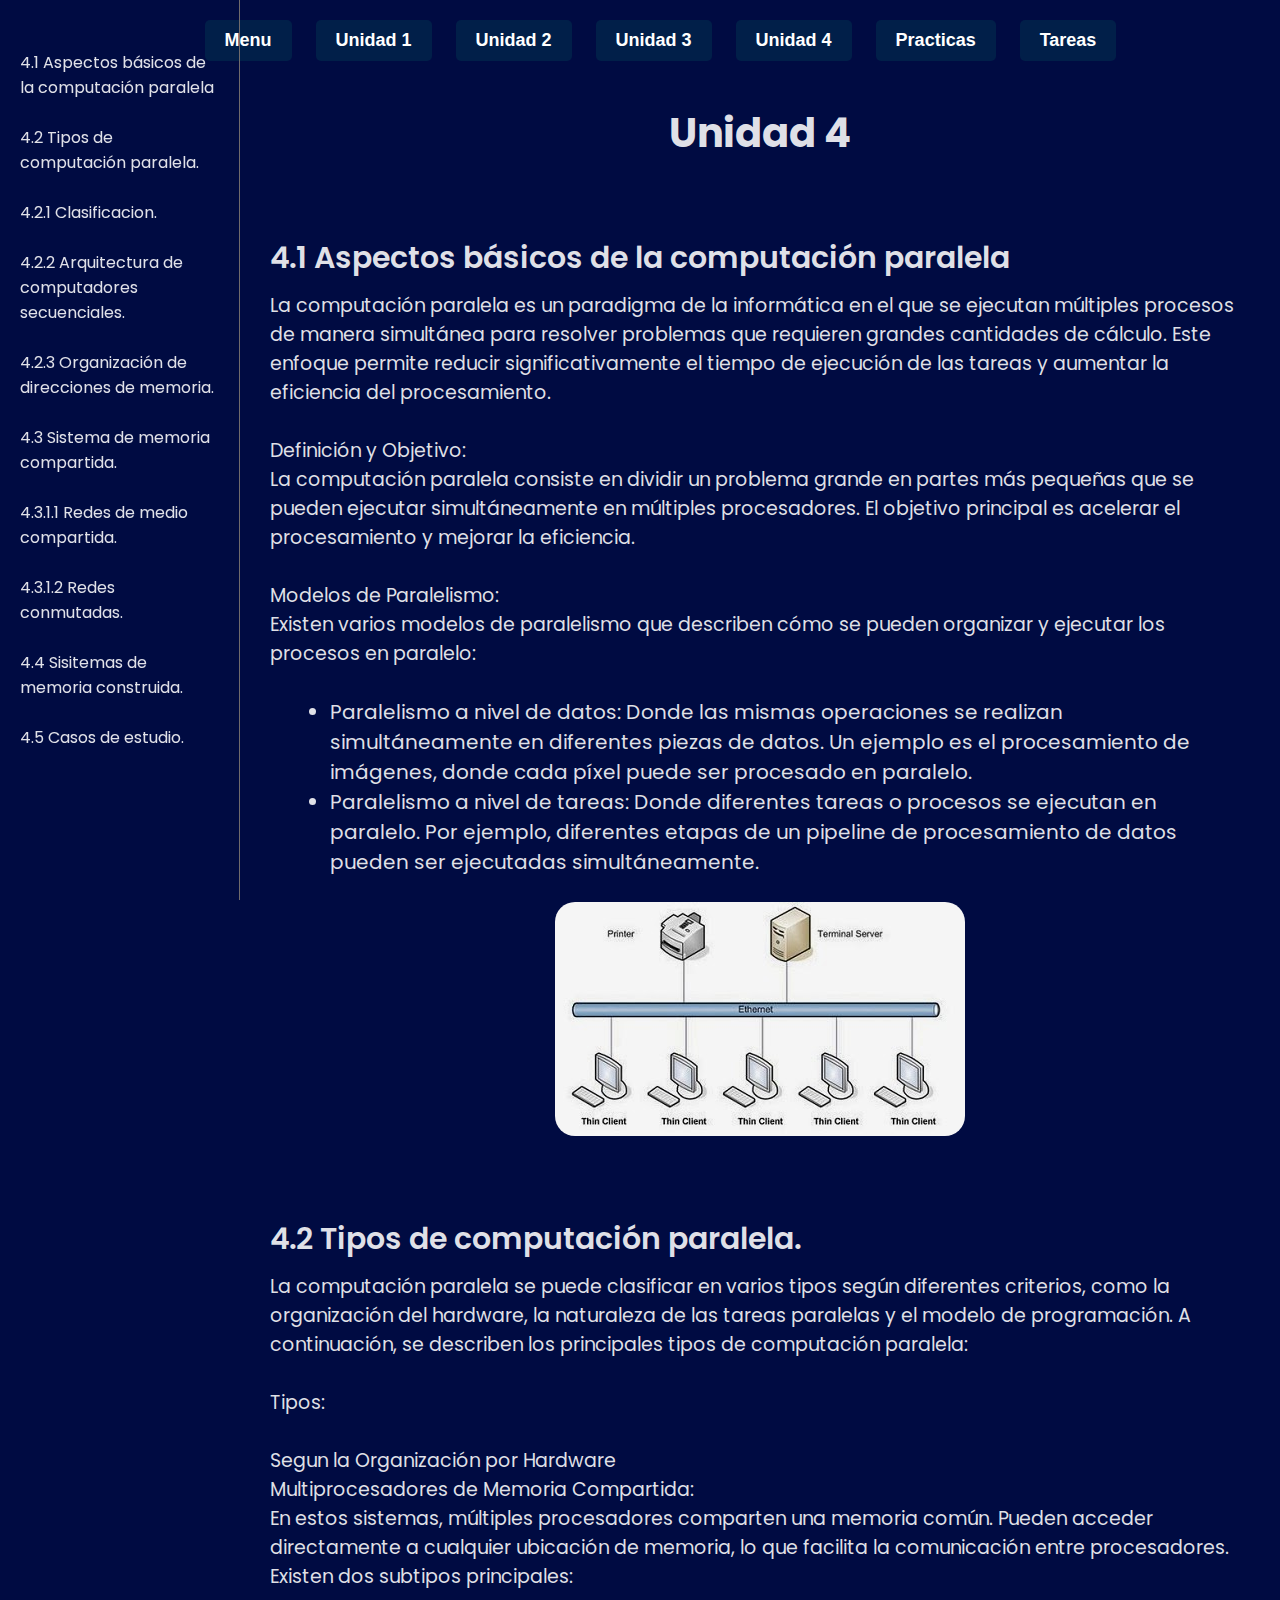
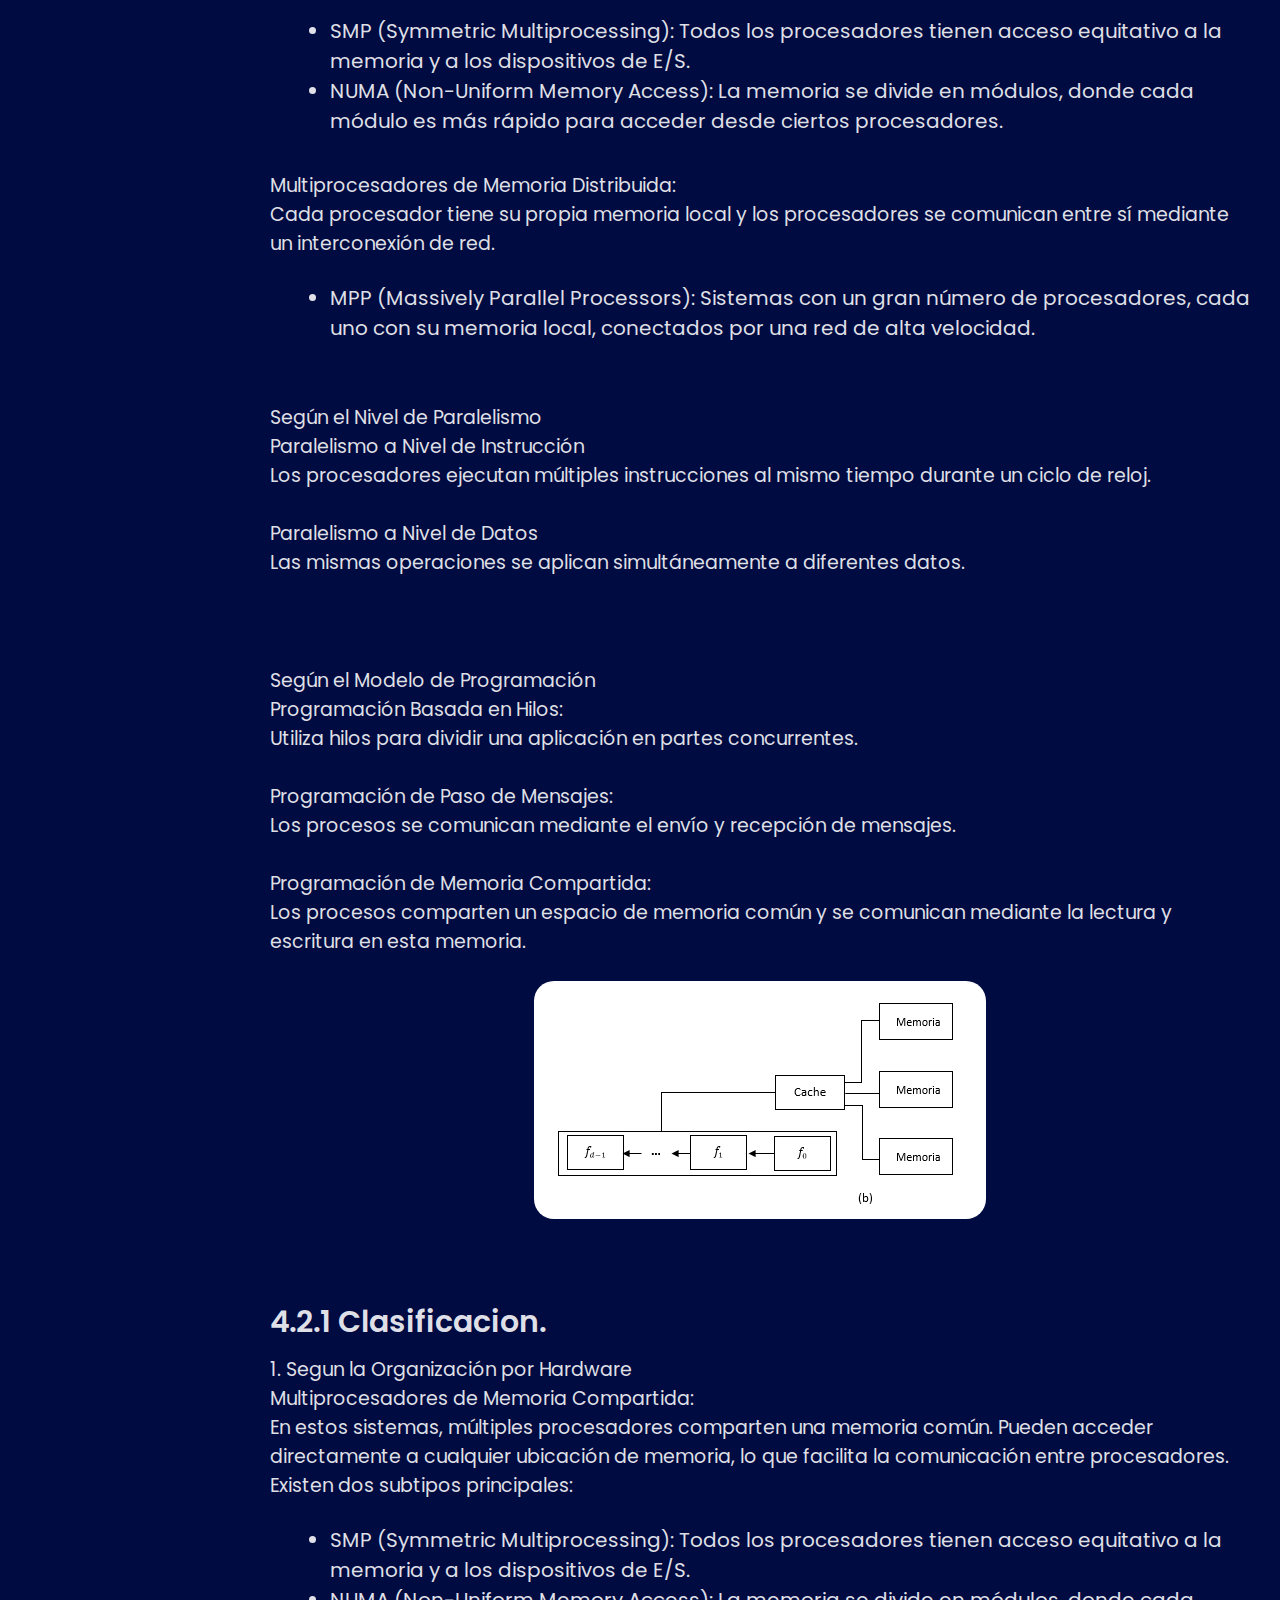
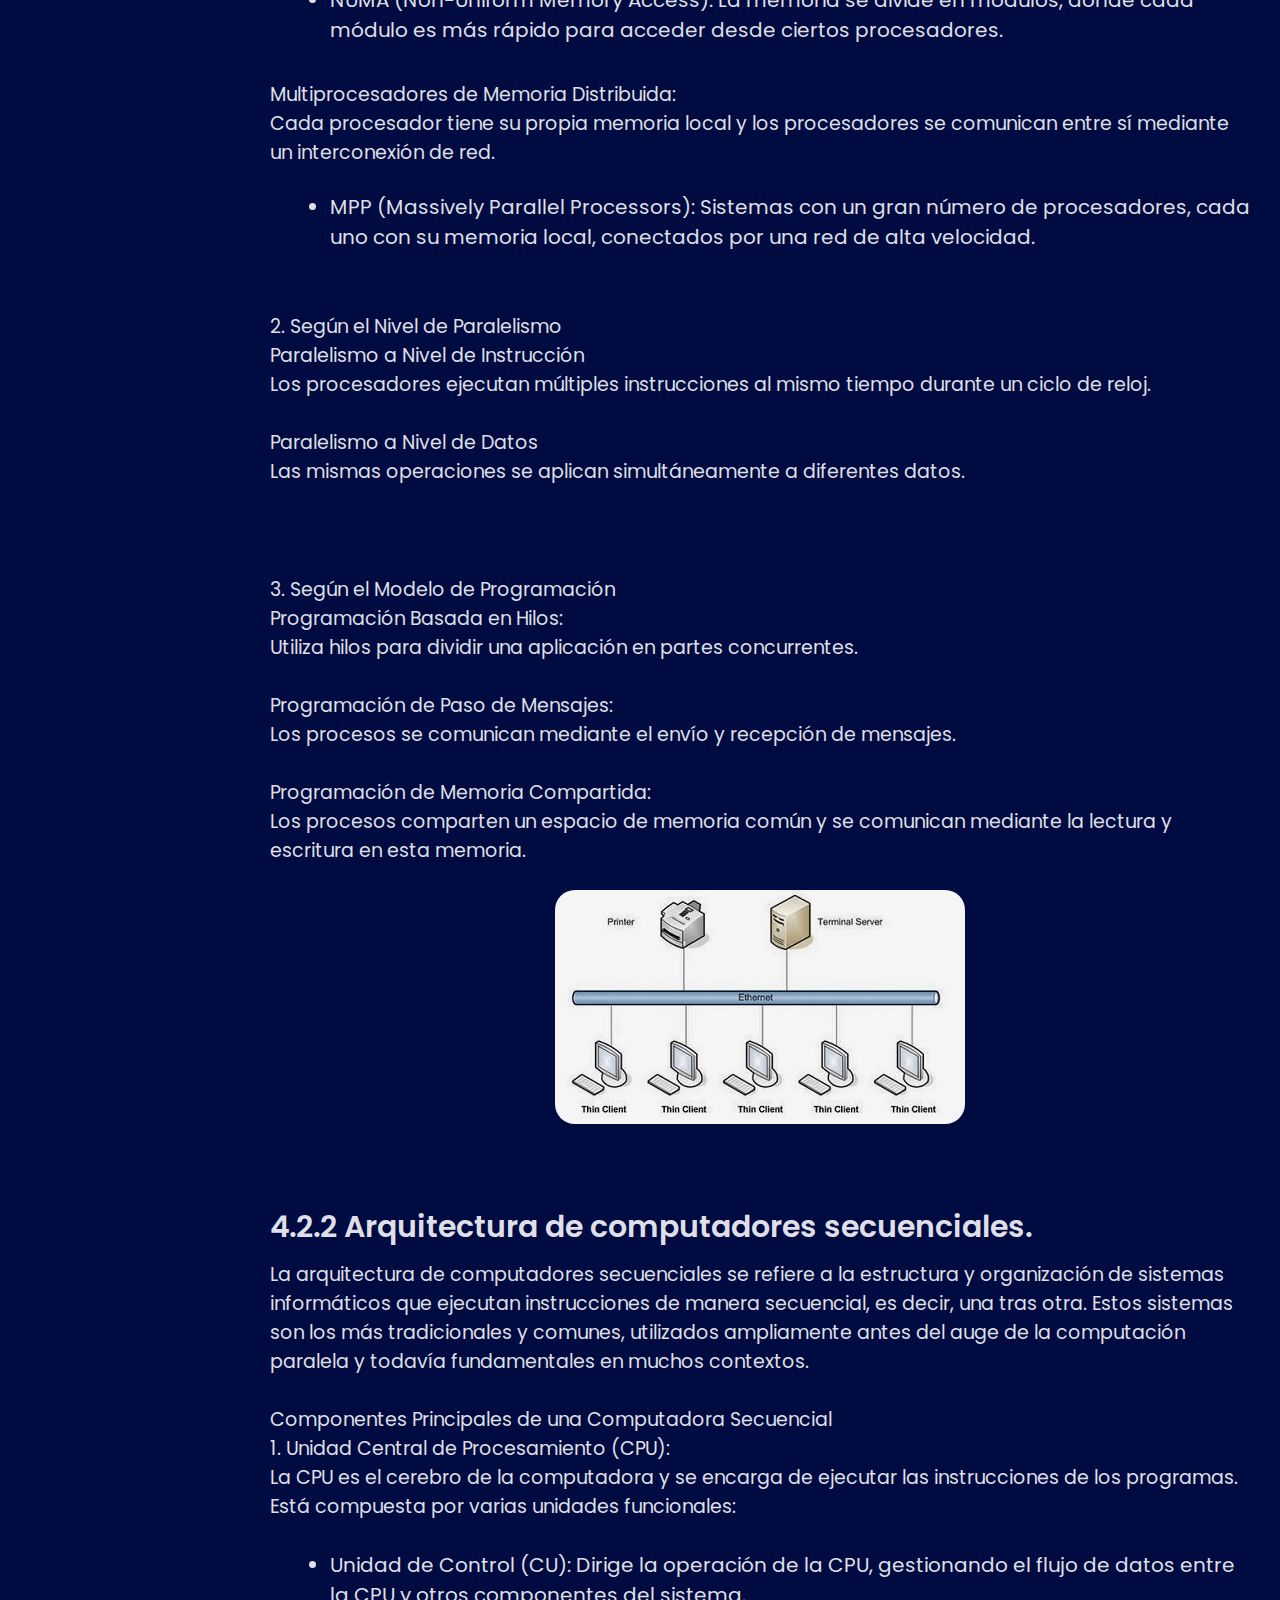
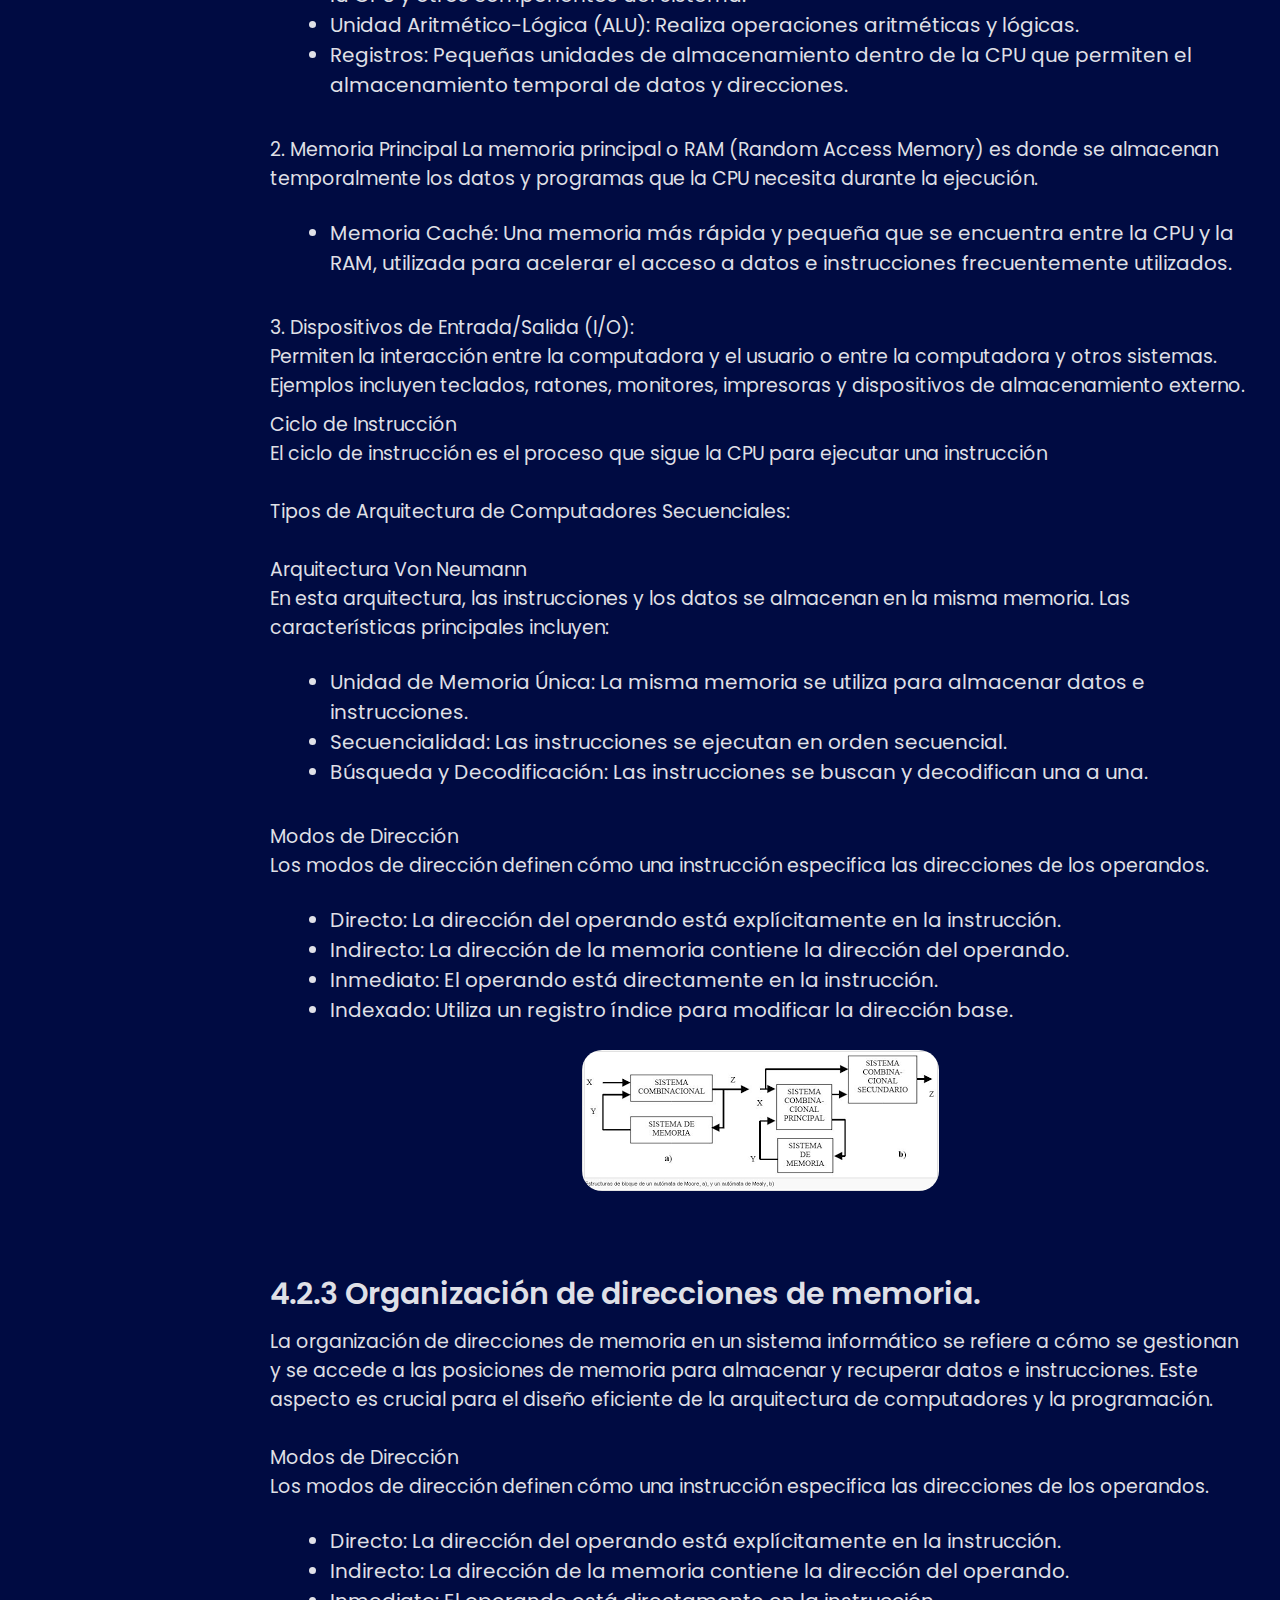
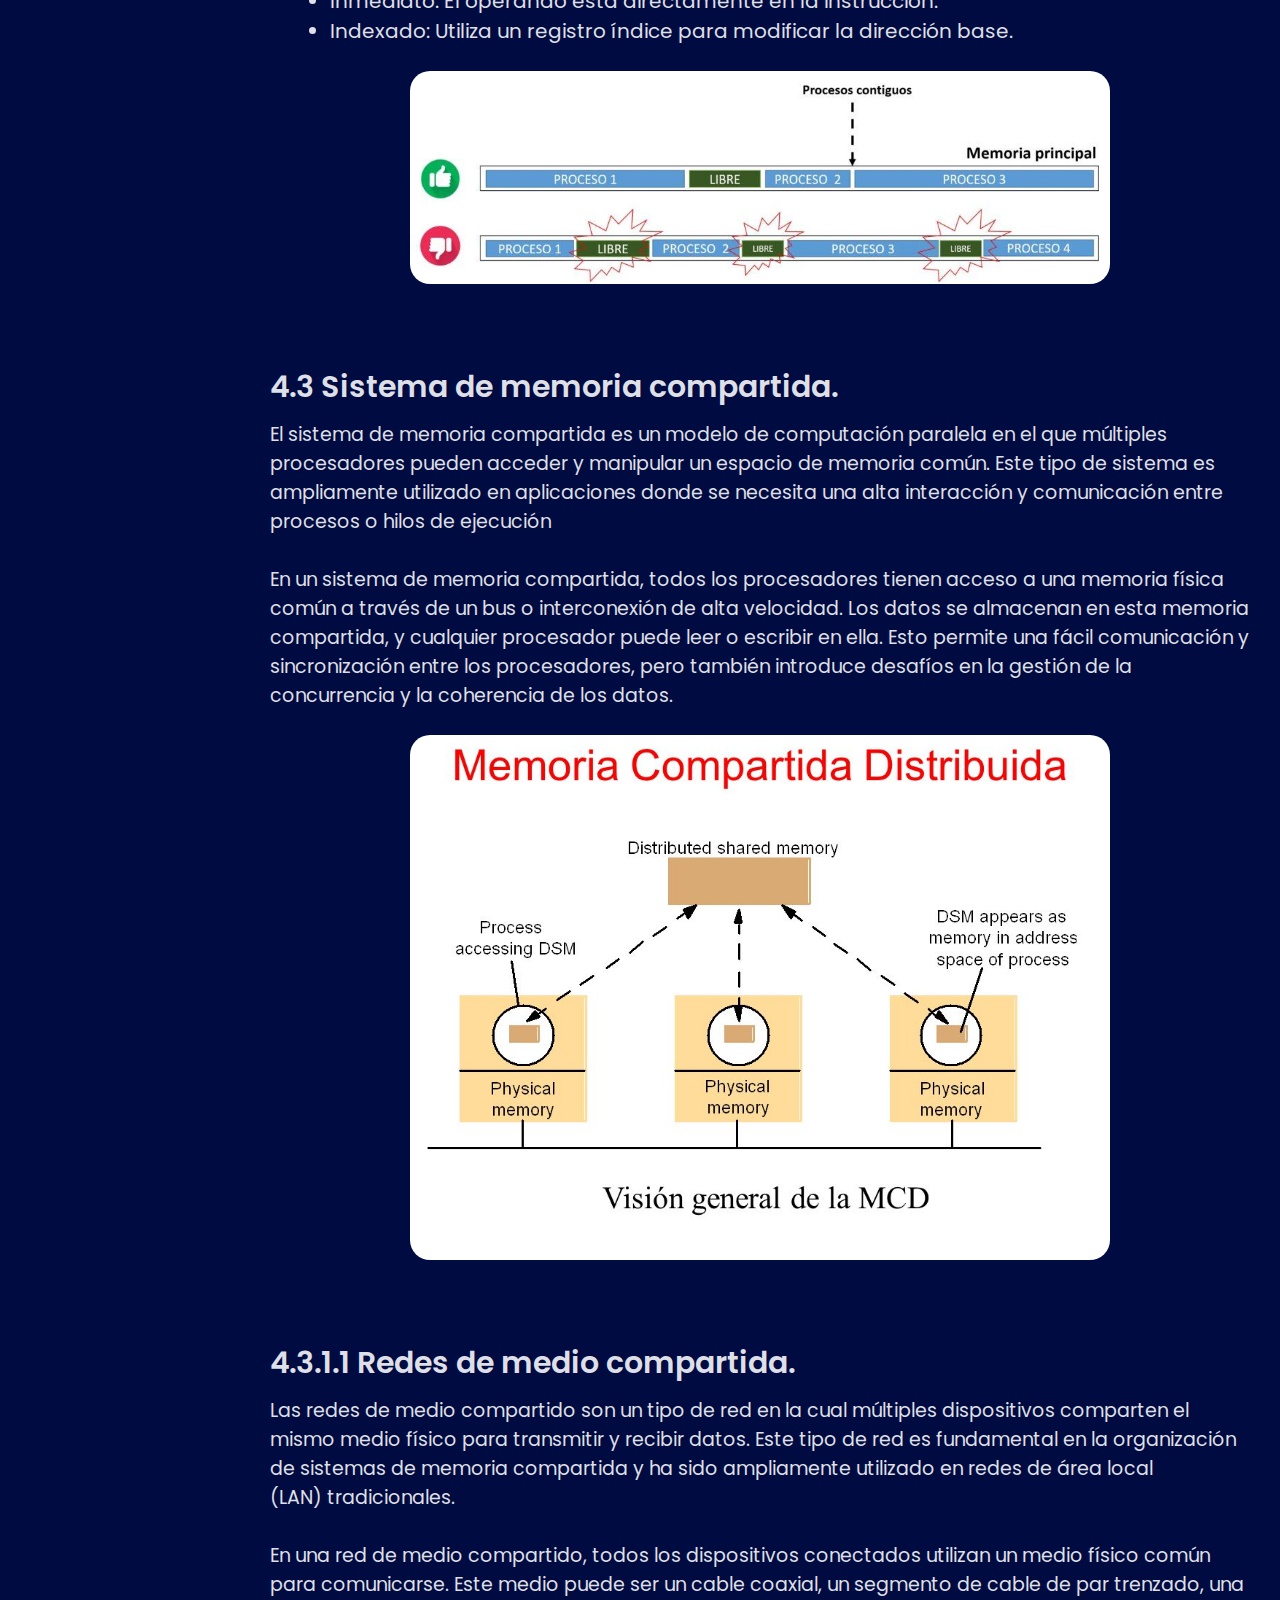
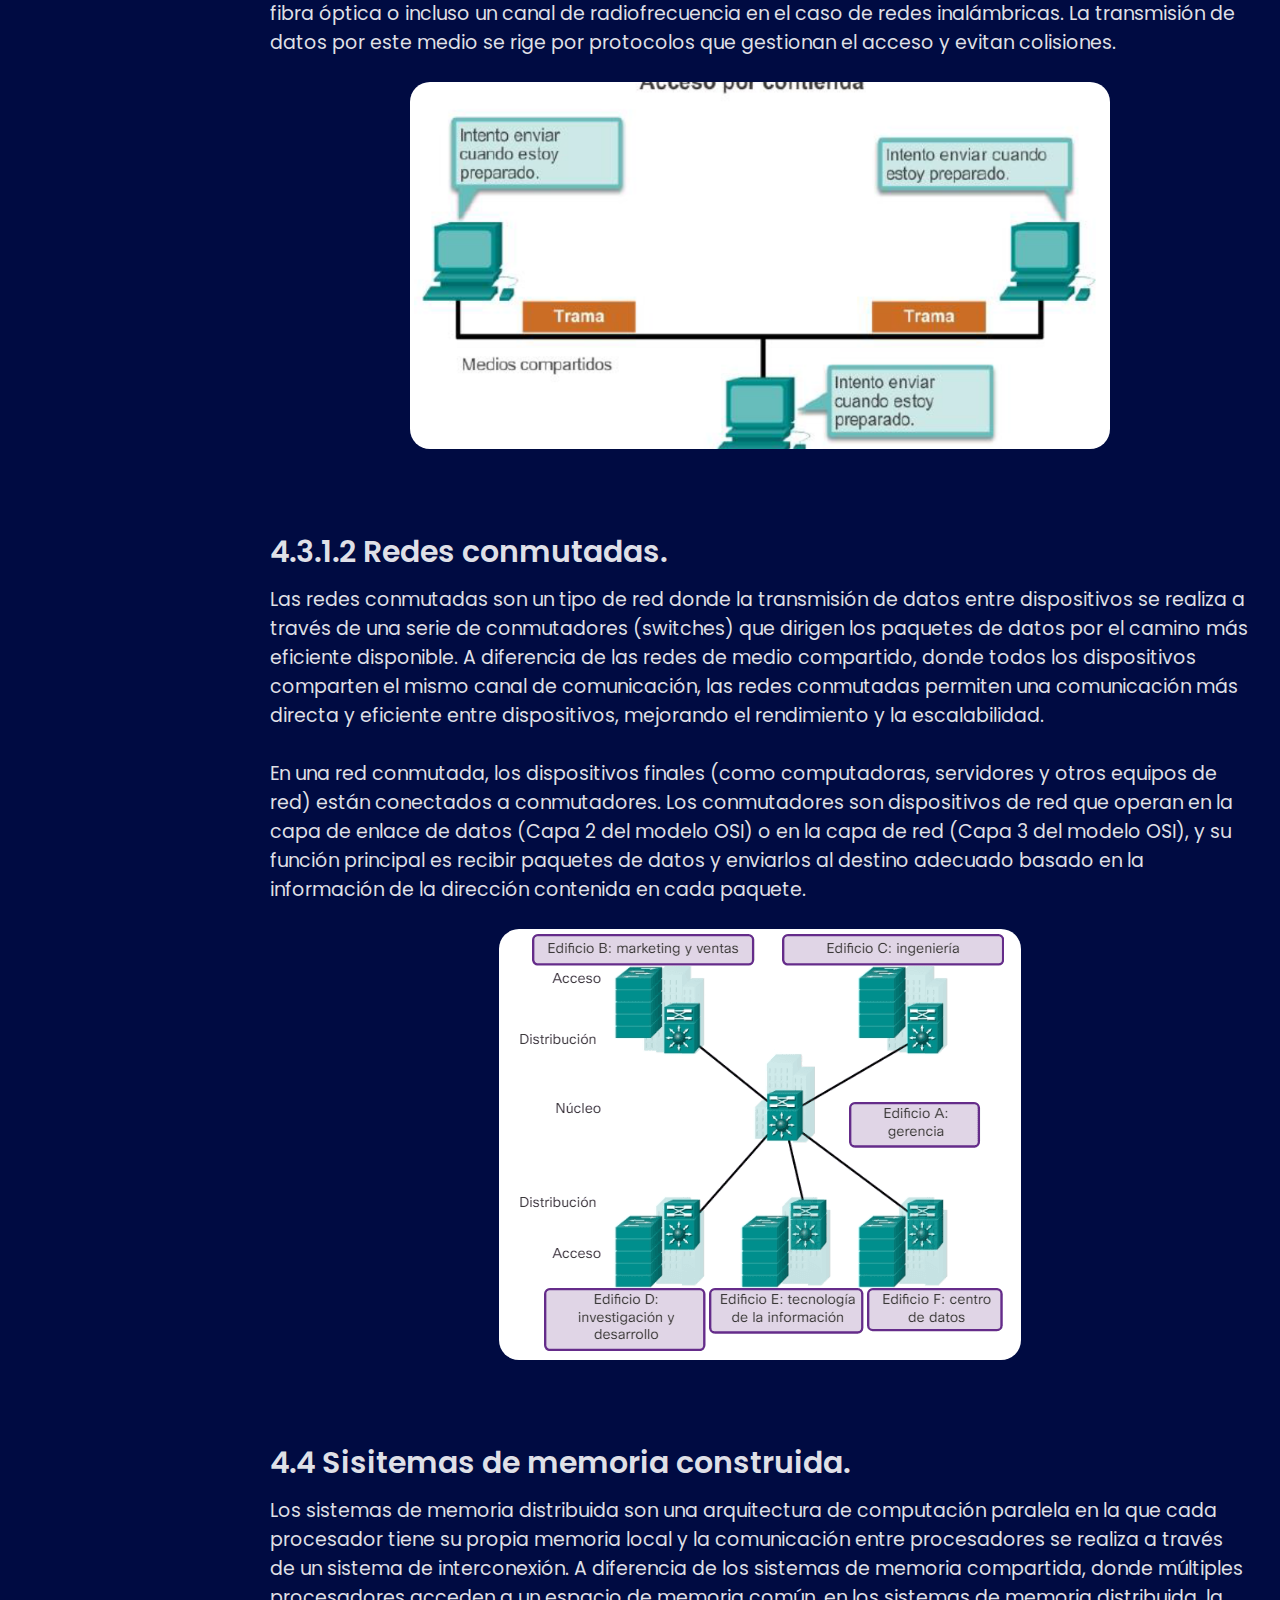
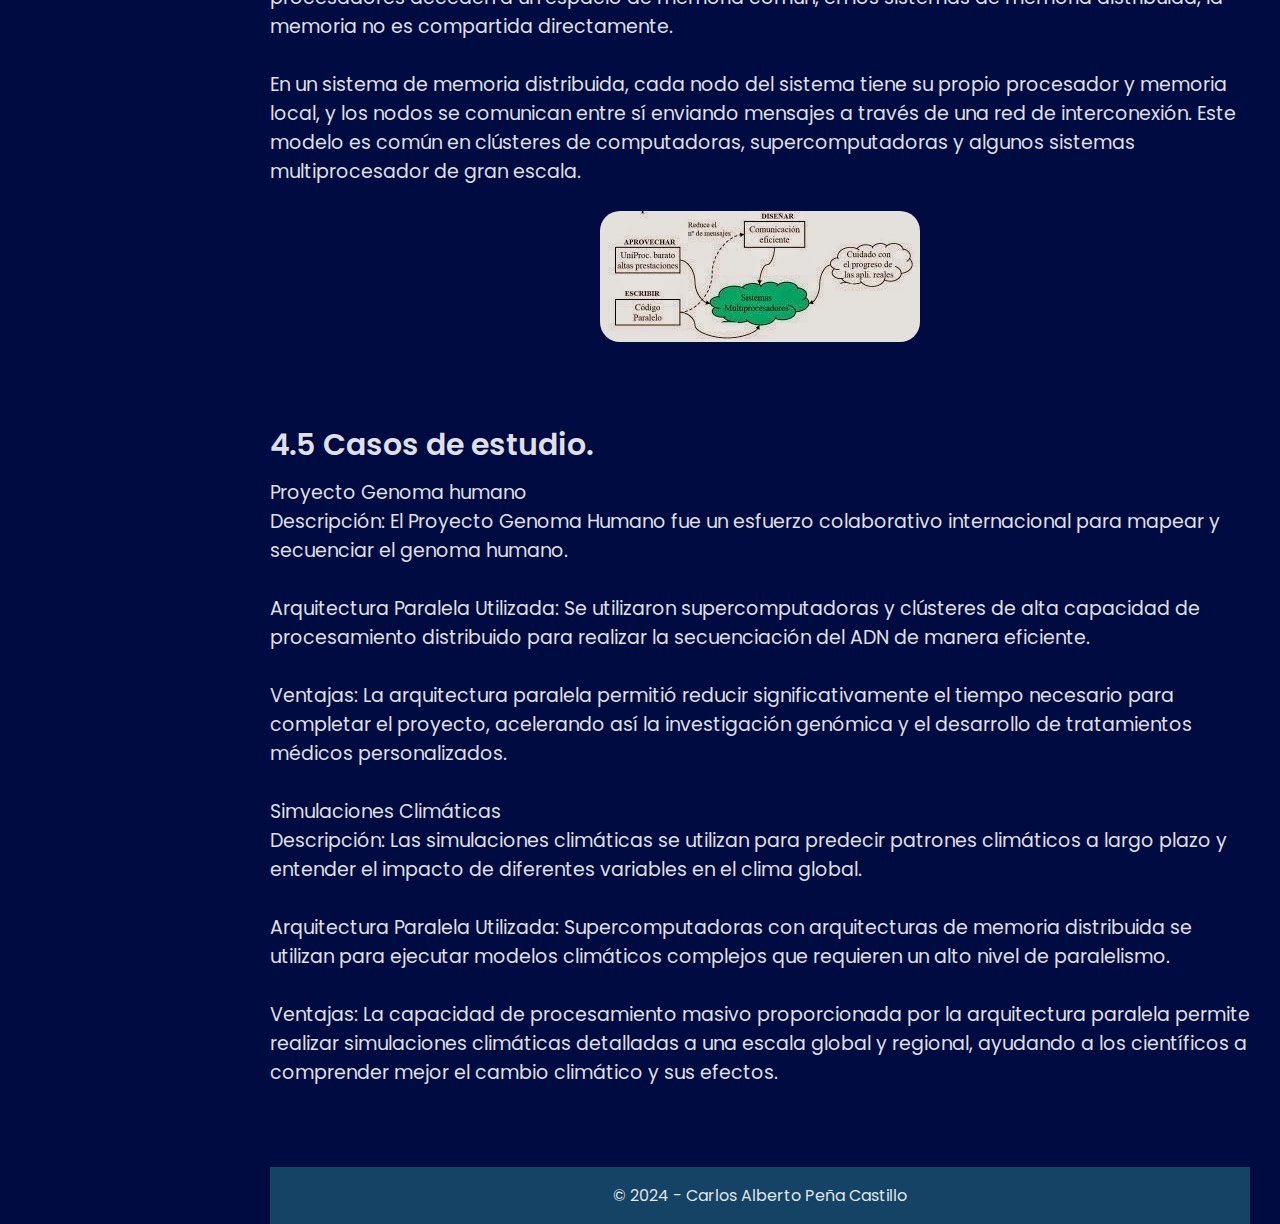
<file: pages/unidad4.html>
<!DOCTYPE html>
<html lang="es">

<head>
  <meta charset="UTF-8" />
  <meta name="viewport" content="width=device-width, initial-scale=1.0" />
  <link rel="stylesheet" href="../styles/index.css" />
  <title>Unidad 4</title>
</head>

<body>
  <header>
    <div class="buttons">
      <button onclick="window.location.href = '../index.html';">Menu</button>
      <button onclick="window.location.href = 'unidad1.html';">Unidad 1</button>
      <button onclick="window.location.href = 'unidad2.html';">Unidad 2</button>
      <button onclick="window.location.href = 'unidad3.html';">Unidad 3</button>
      <button onclick="window.location.href = '';">Unidad 4</button>
      <button onclick="window.location.href = 'practicas.html';">Practicas</button>
      <button onclick="window.location.href = 'Tareas.html';">Tareas</button>
    </div>
  </header>
  <div id="app">
    <div class="layout">
      <nav>
        <ol>
          <li><a href="#4.1 Aspectos básicos de la computación paralela.">4.1 Aspectos básicos de la computación paralela </a></li><br/>
          <li><a href="#4.2 Tipos de computación paralela.">4.2 Tipos de computación paralela.</a></li><br/>
          <li><a href="#4.2.1 Clasificacion.">4.2.1 Clasificacion.</a></li><br/>
          <li><a href="#4.2.2 Arquitectura de computadores secuenciales.">4.2.2 Arquitectura de computadores secuenciales.</a></li><br/>
          <li><a href="#4.2.3 Organización de direcciones de memoria.">4.2.3 Organización de direcciones de memoria.</a></li><br/>
          <li><a href="#4.3 Sistema de memoria compartida.">4.3 Sistema de memoria compartida.</a></li><br/>
          <li><a href="#4.3.1.1 Redes de medio compartida.">4.3.1.1 Redes de medio compartida.</a></li><br/>
          <li><a href="#4.3.1.2 Redes conmutadas.">4.3.1.2 Redes conmutadas.</a></li><br/>
          <li><a href="#4.4 Sisitemas de memoria construida.">4.4 Sisitemas de memoria construida.</a></li><br/>
          <li><a href="#4.5 Casos de estudio.">4.5 Casos de estudio.</a></li><br/>
        </ol>
      </nav>
      <div class="center-cont">
        <main class="contenido">
          <h1>Unidad 4</h1>
          <!-- Subtema 4.1 Aspectos básicos de la computación paralela-->
          <section id="4.1 Aspectos básicos de la computación paralela.">
            <strong class="subtopic">4.1 Aspectos básicos de la computación paralela</strong>
            <p class="text">
              La computación paralela es un paradigma de la informática en el que se ejecutan múltiples procesos de
              manera simultánea para resolver problemas que requieren grandes cantidades de cálculo. Este enfoque
              permite reducir significativamente el tiempo de ejecución de las tareas y aumentar la eficiencia del
              procesamiento.
              <br /><br />
              Definición y Objetivo:
              <br />
              La computación paralela consiste en dividir un problema grande en partes más pequeñas que se pueden
              ejecutar simultáneamente en múltiples procesadores. El objetivo principal es acelerar el procesamiento y
              mejorar la eficiencia.
              <br /><br />
              Modelos de Paralelismo:
              <br />
              Existen varios modelos de paralelismo que describen cómo se pueden organizar y ejecutar los procesos en
              paralelo:
              <br /><br />
            </p>
            <ul>
              <li> Paralelismo a nivel de datos: Donde las mismas operaciones se realizan simultáneamente en diferentes
                piezas de datos. Un ejemplo es el procesamiento de imágenes, donde cada píxel puede ser procesado en
                paralelo.</li>
              <li> Paralelismo a nivel de tareas: Donde diferentes tareas o procesos se ejecutan en paralelo. Por
                ejemplo,
                diferentes etapas de un pipeline de procesamiento de datos pueden ser ejecutadas simultáneamente.</li>
            </ul>
            <figure class="topic-figure">
              <img class="topic-img" src="../images/unidad4/para.jpg" alt="" />
            </figure>
          </section>

          <!-- Subtema 4.2 Tipos de computación paralela.-->
          <section id="4.2 Tipos de computación paralela.">
            <strong class="subtopic">4.2 Tipos de computación paralela.</strong>
            <p class="text">
              La computación paralela se puede clasificar en varios tipos según diferentes criterios, como la
              organización del hardware, la naturaleza de las tareas paralelas y el modelo de programación. A
              continuación, se describen los principales tipos de computación paralela:
              <br /><br />
              Tipos:
              <br /><br />
              Segun la Organización por Hardware
              <br />
              Multiprocesadores de Memoria Compartida:
              <br />
              En estos sistemas, múltiples procesadores comparten una memoria común. Pueden acceder directamente a
              cualquier ubicación de memoria, lo que facilita la comunicación entre procesadores. Existen dos subtipos
              principales:
            </p>
            <br />
            <ul>
              <li> SMP (Symmetric Multiprocessing): Todos los procesadores tienen acceso equitativo a la memoria y a los
                dispositivos de E/S.</li>
              <li> NUMA (Non-Uniform Memory Access): La memoria se divide en módulos, donde cada módulo es más rápido
                para acceder desde ciertos procesadores.</li>
            </ul>
            <br />
            <p class="text">
              Multiprocesadores de Memoria Distribuida:
              <br />
              Cada procesador tiene su propia memoria local y los procesadores se comunican entre sí mediante un
              interconexión de red.
            </p>
            <br />
            <ul>
              <li> MPP (Massively Parallel Processors): Sistemas con un gran número de procesadores, cada uno con su
                memoria local, conectados por una red de alta velocidad.</li>
            </ul>
            <br /><br />
            <p class="text">
              Según el Nivel de Paralelismo
              <br />
              Paralelismo a Nivel de Instrucción
              <br />
              Los procesadores ejecutan múltiples instrucciones al mismo tiempo durante un ciclo de reloj.
              <br /><br />
              Paralelismo a Nivel de Datos
              <br />
              Las mismas operaciones se aplican simultáneamente a diferentes datos.
              <br /><br />
            </p>
            <br /><br />
            <p class="text">
              Según el Modelo de Programación
              <br />
              Programación Basada en Hilos:
              <br />
              Utiliza hilos para dividir una aplicación en partes concurrentes.
              <br /><br />
              Programación de Paso de Mensajes:
              <br />
              Los procesos se comunican mediante el envío y recepción de mensajes.
              <br /><br />
              Programación de Memoria Compartida:
              <br />
              Los procesos comparten un espacio de memoria común y se comunican mediante la lectura y escritura en esta
              memoria.
            </p>
            <figure class="topic-figure">
              <img class="topic-img" src="../images/unidad4/tipo.png" alt="" />
            </figure>
          </section>

          <!-- Subtema 4.2.1 Clasificacion.-->
          <section id="4.2.1 Clasificacion.">
            <strong class="subtopic">4.2.1 Clasificacion.</strong>
            <p class="text">
              1. Segun la Organización por Hardware
              <br />
              Multiprocesadores de Memoria Compartida:
              <br />
              En estos sistemas, múltiples procesadores comparten una memoria común. Pueden acceder directamente a
              cualquier ubicación de memoria, lo que facilita la comunicación entre procesadores. Existen dos subtipos
              principales:
            </p>
            <br />
            <ul>
              <li> SMP (Symmetric Multiprocessing): Todos los procesadores tienen acceso equitativo a la memoria y a los
                dispositivos de E/S.</li>
              <li> NUMA (Non-Uniform Memory Access): La memoria se divide en módulos, donde cada módulo es más rápido
                para acceder desde ciertos procesadores.</li>
            </ul>
            <br />
            <p class="text">
              Multiprocesadores de Memoria Distribuida:
              <br />
              Cada procesador tiene su propia memoria local y los procesadores se comunican entre sí mediante un
              interconexión de red.
            </p>
            <br />
            <ul>
              <li> MPP (Massively Parallel Processors): Sistemas con un gran número de procesadores, cada uno con su
                memoria local, conectados por una red de alta velocidad.</li>
            </ul>
            <br /><br />
            <p class="text">
              2. Según el Nivel de Paralelismo
              <br />
              Paralelismo a Nivel de Instrucción
              <br />
              Los procesadores ejecutan múltiples instrucciones al mismo tiempo durante un ciclo de reloj.
              <br /><br />
              Paralelismo a Nivel de Datos
              <br />
              Las mismas operaciones se aplican simultáneamente a diferentes datos.
              <br /><br />
            </p>
            <br /><br />
            <p class="text">
              3. Según el Modelo de Programación
              <br />
              Programación Basada en Hilos:
              <br />
              Utiliza hilos para dividir una aplicación en partes concurrentes.
              <br /><br />
              Programación de Paso de Mensajes:
              <br />
              Los procesos se comunican mediante el envío y recepción de mensajes.
              <br /><br />
              Programación de Memoria Compartida:
              <br />
              Los procesos comparten un espacio de memoria común y se comunican mediante la lectura y escritura en esta
              memoria.
            </p>
            <figure class="topic-figure">
              <img class="topic-img" src="../images/unidad4/para.jpg" alt="" />
            </figure>
          </section>

          <!-- Subtema 4.2.2 Arquitectura de computadores secuenciales.-->
          <section id="4.2.2 Arquitectura de computadores secuenciales.">
            <strong class="subtopic">4.2.2 Arquitectura de computadores secuenciales.</strong>
            <p class="text">
              La arquitectura de computadores secuenciales se refiere a la estructura y organización de sistemas
              informáticos que ejecutan instrucciones de manera secuencial, es decir, una tras otra. Estos sistemas son
              los más tradicionales y comunes, utilizados ampliamente antes del auge de la computación paralela y
              todavía fundamentales en muchos contextos.
              <br /><br />
              Componentes Principales de una Computadora Secuencial
              <br />
              1. Unidad Central de Procesamiento (CPU):
              <br />
              La CPU es el cerebro de la computadora y se encarga de ejecutar las instrucciones de los programas. Está
              compuesta por varias unidades funcionales:
              <br /><br />
            </p>
            <ul>
              <li>Unidad de Control (CU): Dirige la operación de la CPU, gestionando el flujo de datos entre la CPU y
                otros componentes del sistema.</li>
              <li>Unidad Aritmético-Lógica (ALU): Realiza operaciones aritméticas y lógicas.</li>
              <li>Registros: Pequeñas unidades de almacenamiento dentro de la CPU que permiten el almacenamiento
                temporal de datos y direcciones.</li>
            </ul>
            <br />
            <p class="text">
              2. Memoria Principal
              La memoria principal o RAM (Random Access Memory) es donde se almacenan temporalmente los datos y
              programas que la CPU necesita durante la ejecución.
            </p>
            <br />
            <ul>
              <li>Memoria Caché: Una memoria más rápida y pequeña que se encuentra entre la CPU y la RAM, utilizada para
                acelerar el acceso a datos e instrucciones frecuentemente utilizados.</li>
            </ul>
            <br />
            <p class="text">
              3. Dispositivos de Entrada/Salida (I/O):
              <br />
              Permiten la interacción entre la computadora y el usuario o entre la computadora y otros sistemas.
              Ejemplos incluyen teclados, ratones, monitores, impresoras y dispositivos de almacenamiento externo.
            </p>

            <p class="text">
              Ciclo de Instrucción
              <br />
              El ciclo de instrucción es el proceso que sigue la CPU para ejecutar una instrucción
              <br /><br />
              Tipos de Arquitectura de Computadores Secuenciales:
              <br /><br />
              Arquitectura Von Neumann
              <br />
              En esta arquitectura, las instrucciones y los datos se almacenan en la misma memoria. Las características
              principales incluyen:
            </p>
            <br />
            <ul>
              <li>Unidad de Memoria Única: La misma memoria se utiliza para almacenar datos e instrucciones.</li>
              <li>Secuencialidad: Las instrucciones se ejecutan en orden secuencial.</li>
              <li>Búsqueda y Decodificación: Las instrucciones se buscan y decodifican una a una.</li>
            </ul>
            <br />
            <p class="text">
              Modos de Dirección
              <br />
              Los modos de dirección definen cómo una instrucción especifica las direcciones de los operandos.
            </p>
            <br />
            <ul>
              <li>Directo: La dirección del operando está explícitamente en la instrucción.</li>
              <li>Indirecto: La dirección de la memoria contiene la dirección del operando.</li>
              <li>Inmediato: El operando está directamente en la instrucción.</li>
              <li>Indexado: Utiliza un registro índice para modificar la dirección base.</li>
            </ul>
            <figure class="topic-figure">
              <img class="topic-img" src="../images/unidad4/secu.png" alt="" />
            </figure>
          </section>

          <!-- Subtema 4.2.3 Organización de direcciones de memoria.-->
          <section id="4.2.3 Organización de direcciones de memoria.">
            <strong class="subtopic">4.2.3 Organización de direcciones de memoria.</strong>
            <p class="text">
              La organización de direcciones de memoria en un sistema informático se refiere a cómo se gestionan y se
              accede a las posiciones de memoria para almacenar y recuperar datos e instrucciones. Este aspecto es
              crucial para el diseño eficiente de la arquitectura de computadores y la programación.
              <br /><br />
              Modos de Dirección
              <br />
              Los modos de dirección definen cómo una instrucción especifica las direcciones de los operandos.
            </p>
            <br />
            <ul>
              <li>Directo: La dirección del operando está explícitamente en la instrucción.</li>
              <li>Indirecto: La dirección de la memoria contiene la dirección del operando.</li>
              <li>Inmediato: El operando está directamente en la instrucción.</li>
              <li>Indexado: Utiliza un registro índice para modificar la dirección base.</li>
            </ul>
            <figure class="topic-figure">
              <img class="topic-img" src="../images/unidad4/dire.jpg" alt="" />
            </figure>
          </section>

          <!-- Subtema 4.3 Sistema de memoria compartida.-->
          <section id="4.3 Sistema de memoria compartida.">
            <strong class="subtopic">4.3 Sistema de memoria compartida.</strong>
            <p class="text">
              El sistema de memoria compartida es un modelo de computación paralela en el que múltiples procesadores
              pueden acceder y manipular un espacio de memoria común. Este tipo de sistema es ampliamente utilizado en
              aplicaciones donde se necesita una alta interacción y comunicación entre procesos o hilos de ejecución
              <br /><br />
              En un sistema de memoria compartida, todos los procesadores tienen acceso a una memoria física común a
              través de un bus o interconexión de alta velocidad. Los datos se almacenan en esta memoria compartida, y
              cualquier procesador puede leer o escribir en ella. Esto permite una fácil comunicación y sincronización
              entre los procesadores, pero también introduce desafíos en la gestión de la concurrencia y la coherencia
              de los datos.
            </p>
            <figure class="topic-figure">
              <img class="topic-img" src="../images/unidad4/compa.jpg" alt="" />
            </figure>
          </section>

          <!-- Subtema 4.3.1.1 Redes de medio compartida.-->
          <section id="4.3.1.1 Redes de medio compartida.">
            <strong class="subtopic">4.3.1.1 Redes de medio compartida.</strong>
            <p class="text">
              Las redes de medio compartido son un tipo de red en la cual múltiples dispositivos comparten el mismo
              medio físico para transmitir y recibir datos. Este tipo de red es fundamental en la organización de
              sistemas de memoria compartida y ha sido ampliamente utilizado en redes de área local (LAN) tradicionales.
              <br /><br />
              En una red de medio compartido, todos los dispositivos conectados utilizan un medio físico común para
              comunicarse. Este medio puede ser un cable coaxial, un segmento de cable de par trenzado, una fibra óptica
              o incluso un canal de radiofrecuencia en el caso de redes inalámbricas. La transmisión de datos por este
              medio se rige por protocolos que gestionan el acceso y evitan colisiones.
            </p>
            <figure class="topic-figure">
              <img class="topic-img" src="../images/unidad4/red.PNG" alt="" />
            </figure>
          </section>

          <!-- Subtema 4.3.1.2 Redes conmutadas.-->
          <section id="4.3.1.2 Redes conmutadas.">
            <strong class="subtopic">4.3.1.2 Redes conmutadas.</strong>
            <p class="text">
              Las redes conmutadas son un tipo de red donde la transmisión de datos entre dispositivos se realiza a
              través de una serie de conmutadores (switches) que dirigen los paquetes de datos por el camino más
              eficiente disponible. A diferencia de las redes de medio compartido, donde todos los dispositivos
              comparten el mismo canal de comunicación, las redes conmutadas permiten una comunicación más directa y
              eficiente entre dispositivos, mejorando el rendimiento y la escalabilidad.
              <br /><br />
              En una red conmutada, los dispositivos finales (como computadoras, servidores y otros equipos de red)
              están conectados a conmutadores. Los conmutadores son dispositivos de red que operan en la capa de enlace
              de datos (Capa 2 del modelo OSI) o en la capa de red (Capa 3 del modelo OSI), y su función principal es
              recibir paquetes de datos y enviarlos al destino adecuado basado en la información de la dirección
              contenida en cada paquete.
            </p>
            <figure class="topic-figure">
              <img class="topic-img" src="../images/unidad4/conmu.png" alt="" />
            </figure>
          </section>

          <!-- Subtema 4.4 Sisitemas de memoria construida.-->
          <section id="4.4 Sisitemas de memoria construida.">
            <strong class="subtopic">4.4 Sisitemas de memoria construida.</strong>
            <p class="text">
              Los sistemas de memoria distribuida son una arquitectura de computación paralela en la que cada procesador
              tiene su propia memoria local y la comunicación entre procesadores se realiza a través de un sistema de
              interconexión. A diferencia de los sistemas de memoria compartida, donde múltiples procesadores acceden a
              un espacio de memoria común, en los sistemas de memoria distribuida, la memoria no es compartida
              directamente.
              <br /><br />
              En un sistema de memoria distribuida, cada nodo del sistema tiene su propio procesador y memoria local, y
              los nodos se comunican entre sí enviando mensajes a través de una red de interconexión. Este modelo es
              común en clústeres de computadoras, supercomputadoras y algunos sistemas multiprocesador de gran escala.
            </p>
            <figure class="topic-figure">
              <img class="topic-img" src="../images/unidad4/compar.jpg" alt="" />
            </figure>
          </section>

          <!-- Subtema 4.5 Casos de estudio.-->
          <section id="4.5 Casos de estudio.">
            <strong class="subtopic">4.5 Casos de estudio.</strong>
            <p class="text">
              Proyecto Genoma humano
              <br />
              Descripción: El Proyecto Genoma Humano fue un esfuerzo colaborativo internacional para mapear y secuenciar
              el genoma humano.
              <br /><br />
              Arquitectura Paralela Utilizada: Se utilizaron supercomputadoras y clústeres de alta capacidad de
              procesamiento distribuido para realizar la secuenciación del ADN de manera eficiente.
              <br /><br />
              Ventajas: La arquitectura paralela permitió reducir significativamente el tiempo necesario para completar
              el proyecto, acelerando así la investigación genómica y el desarrollo de tratamientos médicos
              personalizados.
              <br /><br />
              Simulaciones Climáticas
              <br />
              Descripción: Las simulaciones climáticas se utilizan para predecir patrones climáticos a largo plazo y
              entender el impacto de diferentes variables en el clima global.
              <br /><br />
              Arquitectura Paralela Utilizada: Supercomputadoras con arquitecturas de memoria distribuida se utilizan
              para ejecutar modelos climáticos complejos que requieren un alto nivel de paralelismo.
              <br /><br />
              Ventajas: La capacidad de procesamiento masivo proporcionada por la arquitectura paralela permite realizar
              simulaciones climáticas detalladas a una escala global y regional, ayudando a los científicos a comprender
              mejor el cambio climático y sus efectos.
            </p>
          </section>
          <footer>&copy; 2024 - Carlos Alberto Peña Castillo</footer>
        </main>
      </div>
    </div>
  </div>
</body>

</html>
</file>
<file: styles/index.css>
@import url('https://fonts.googleapis.com/css2?family=Poppins:wght@400;600;700&display=swap');

:root {
  font-family: 'Poppins', system-ui, sans-serif;
  color: rgba(255, 255, 255, 0.88);
  background-color: #000b42;
  font-synthesis: none;
  text-rendering: optimizeLegibility;
  -webkit-font-smoothing: antialiased;
  -moz-osx-font-smoothing: grayscale;
}

* {
  margin: 0;
  padding: 0;
  box-sizing: border-box;
}

main {
  max-width: 1200px;
  margin: 0 auto;
  padding: 0 30px;
  flex: 1;
}

h1 {
  text-align: center;
  font-size: 40px;
  line-height: 1.1;
  padding: 0 20px;
}

#app {
  display: flex;
  flex-direction: column;
  gap: 50px;
  min-height: 100vh;
  padding-top: 50px;
}

footer {
  background-color: #144365;
  padding: 1rem;
  text-align: center;
}

a {
  text-decoration: none;
  color: inherit;
}

.menu {
  display: grid;
  grid-template-columns: repeat(auto-fit, minmax(290px, 1fr));
  gap: 30px;
}

.menu-item {
  display: flex;
  flex-direction: column;
  border-radius: 20px;
  background-color: #a8d3ff;
  color: #000b42;
  box-shadow: 0px 2px 1px 0px rgba(228, 243, 255, 1);
  transition: all 0.3s ease;
  cursor: pointer;
}

.menu-item:hover {
  transform: scale(1.05) translateY(-10px);
  box-shadow: 0px 5px 5px 0px rgba(228, 243, 255, 1);
}

.menu-item img {
  width: 100%;
  height: auto;
  border-radius: 20px 20px 0 0;
  object-fit: cover;
}

.menu-item>strong {
  font-size: 25px;
  padding: 15px 25px;
  text-align: center;
}

.subtopic {
  font-size: 30px;
  font-weight: 600;
}

.text {
  font-size: 19px;
  text-wrap: pretty;
  margin-top: 10px;
}

.topic-figure {
  display: flex;
  justify-content: center;
  max-width: 700px;
  margin: 0 auto;
}

.topic-img {
  max-width: 100%;
  border-radius: 20px;
  margin-top: 25px;
}

.contenido {
  display: flex;
  flex-direction: column;
  gap: 80px;
  margin: initial;
  margin-left: 240px;
}

ul {
  font-size: 20px;
  padding-left: 60px;
}

ol {
  font-size: 20px;
  padding-left: 60px;
}

.layout {
  display: flex;
}

nav {
  position: fixed;
  top: 0;
  bottom: 0;
  overflow-x: hidden;
  width: 240px;
  border-right: 1px solid #706b6b;
}

nav>ol {
  font-size: 16px;
  padding: 50px 20px;
  list-style: none;
}

.center-cont {
  display: flex;
  width: 100%;
  justify-content: center;
}

@media only screen and (max-width: 750px) {
  nav {
    display: none
  }

  .contenido {
    margin: 0;
  }
}

.buttons {
  text-align: right;
  margin-top: 20px;
  text-align: right;
  width: 88%;
}

.buttons button {
  margin: 0 10px;
  padding: 10px 20px;
  font-size: 18px;
  font-weight: bold;
  border: none;
  border-radius: 5px;
  background-color: #011f49;
  color: #fff;
  cursor: pointer;
  transition: background-color 0.3s ease;
}
</file>
